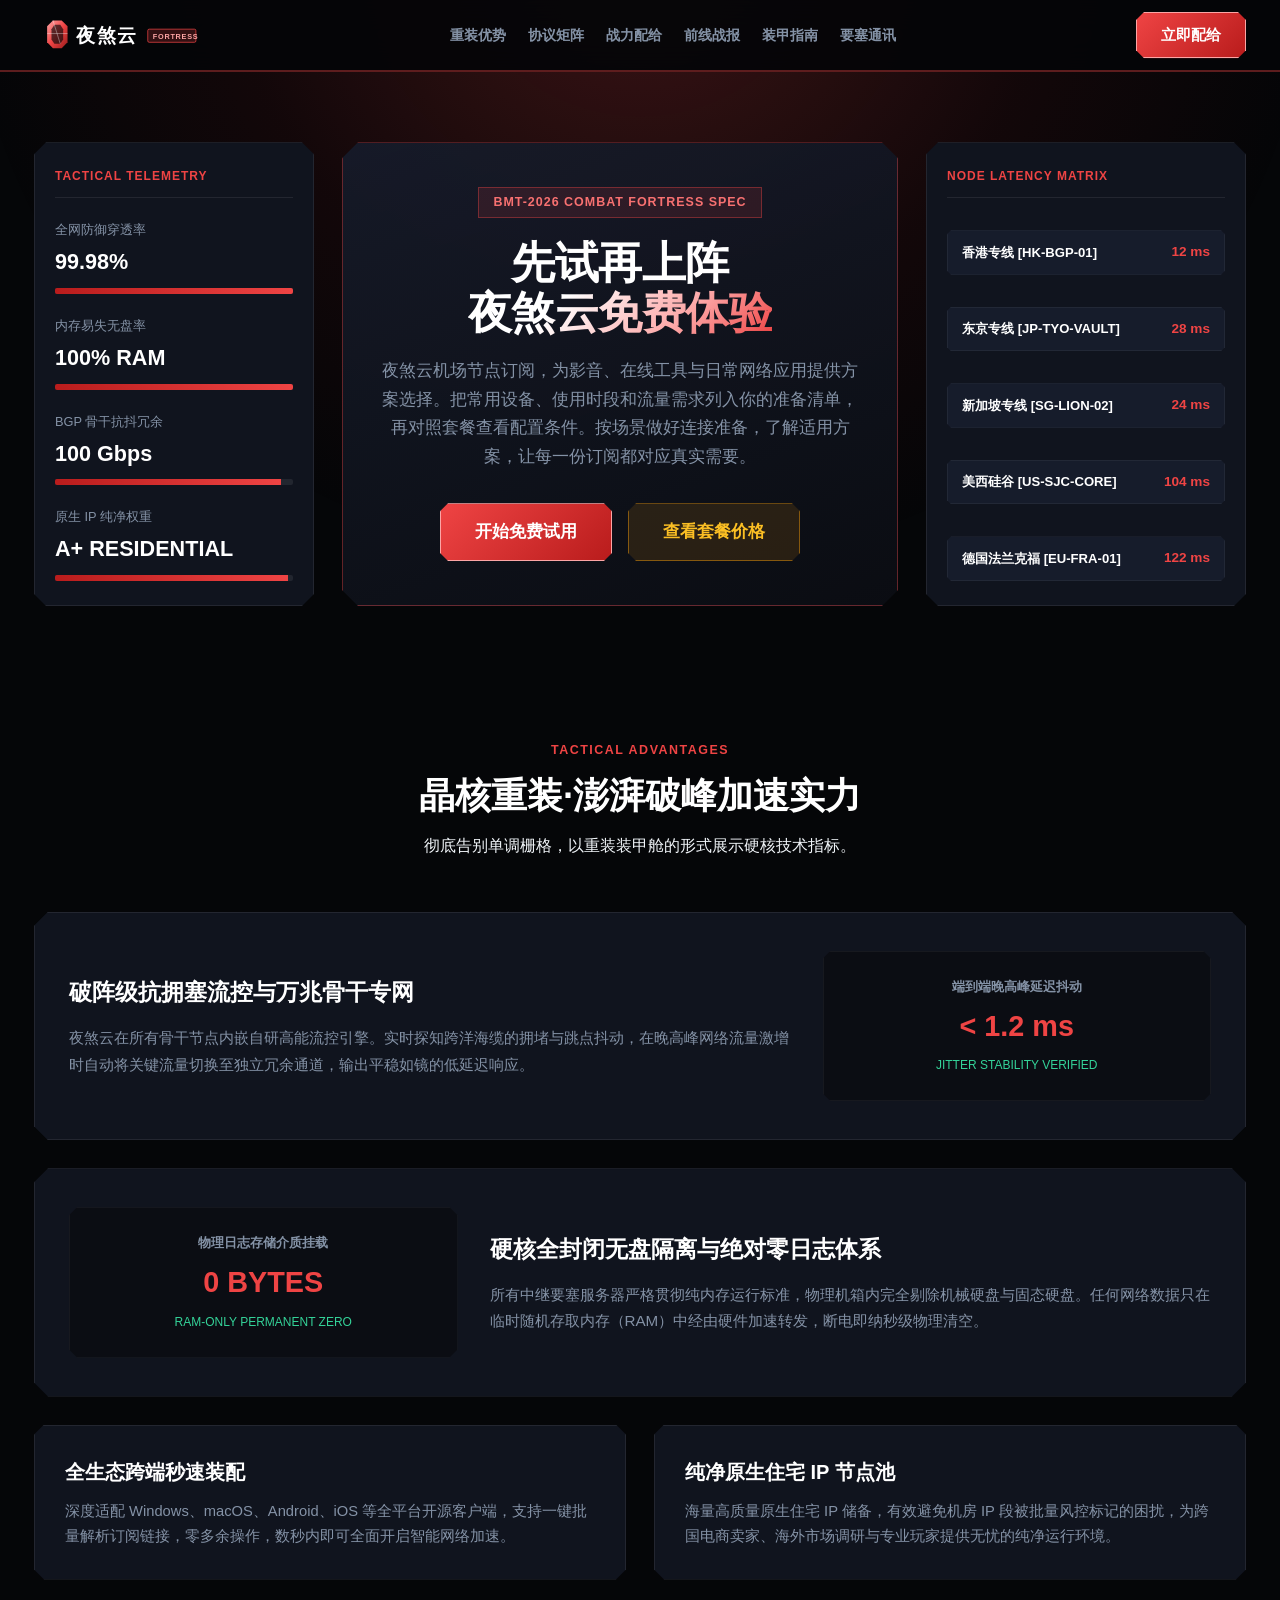
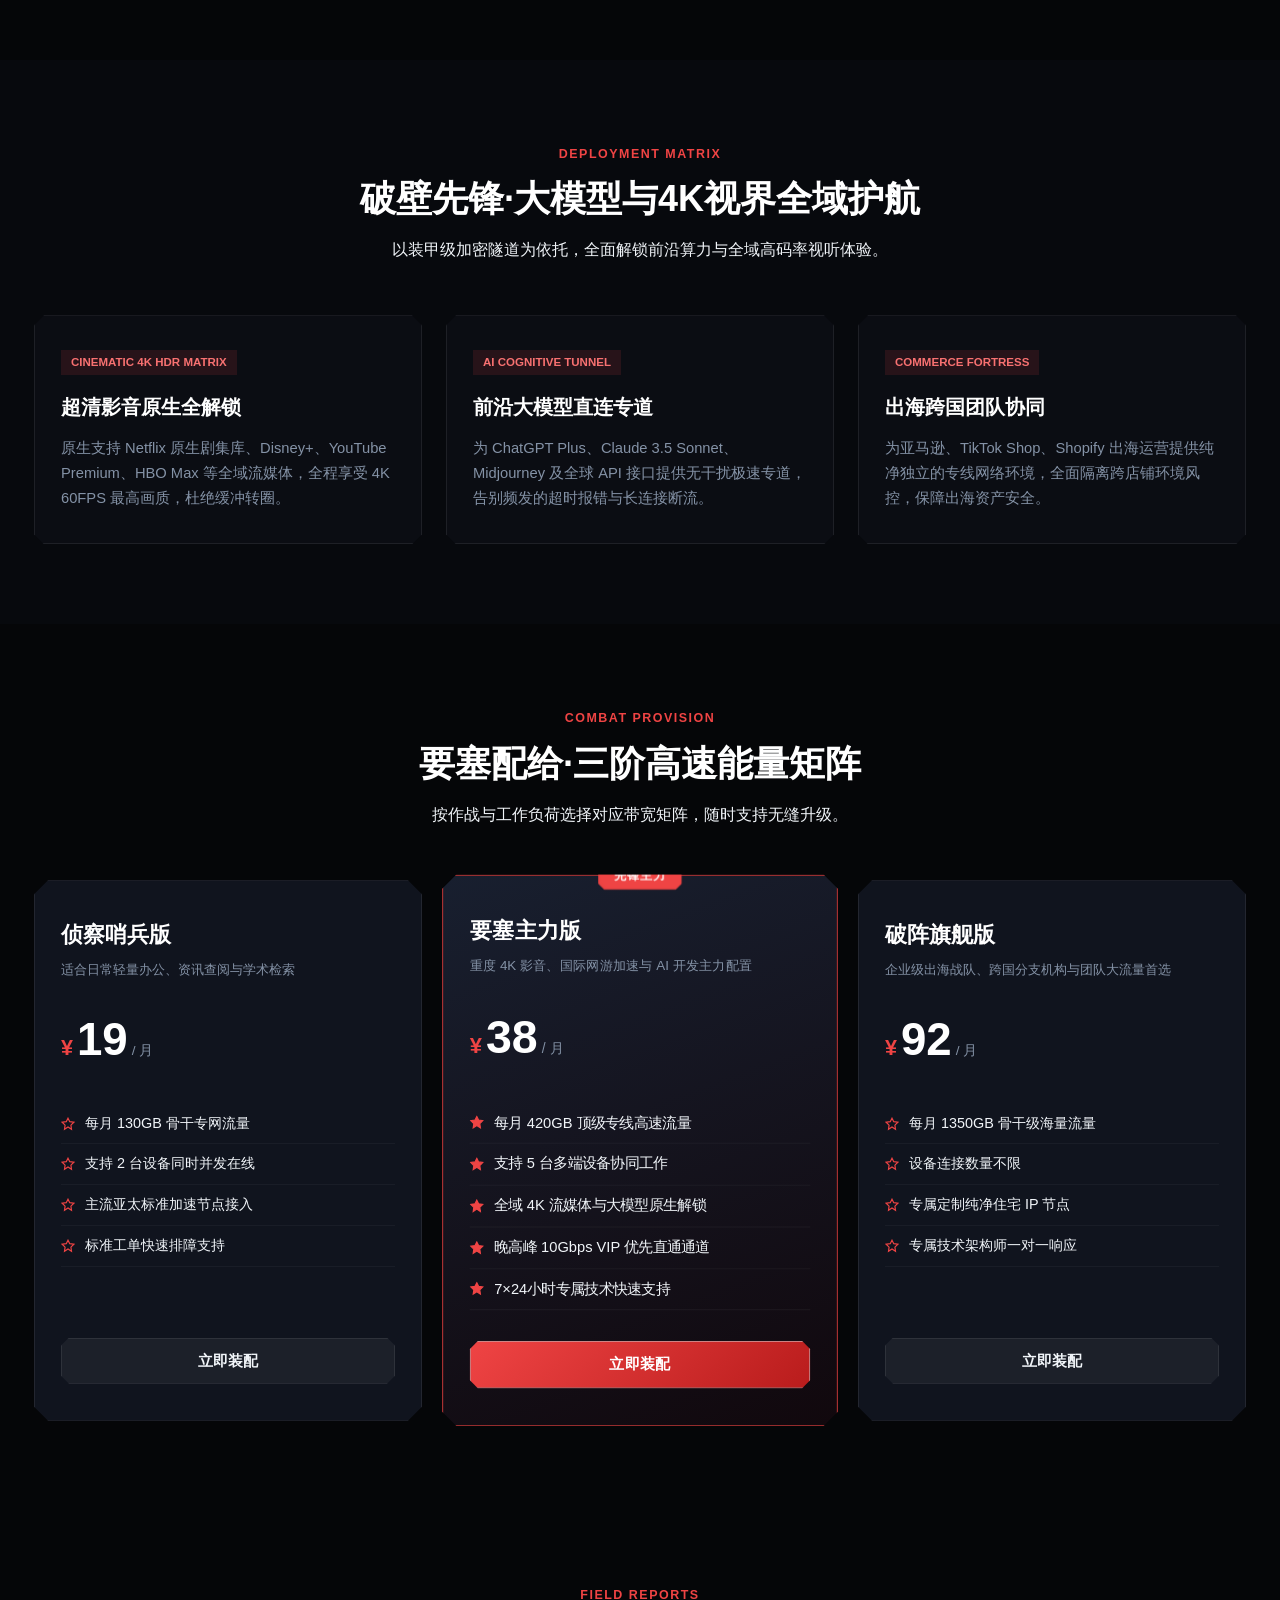
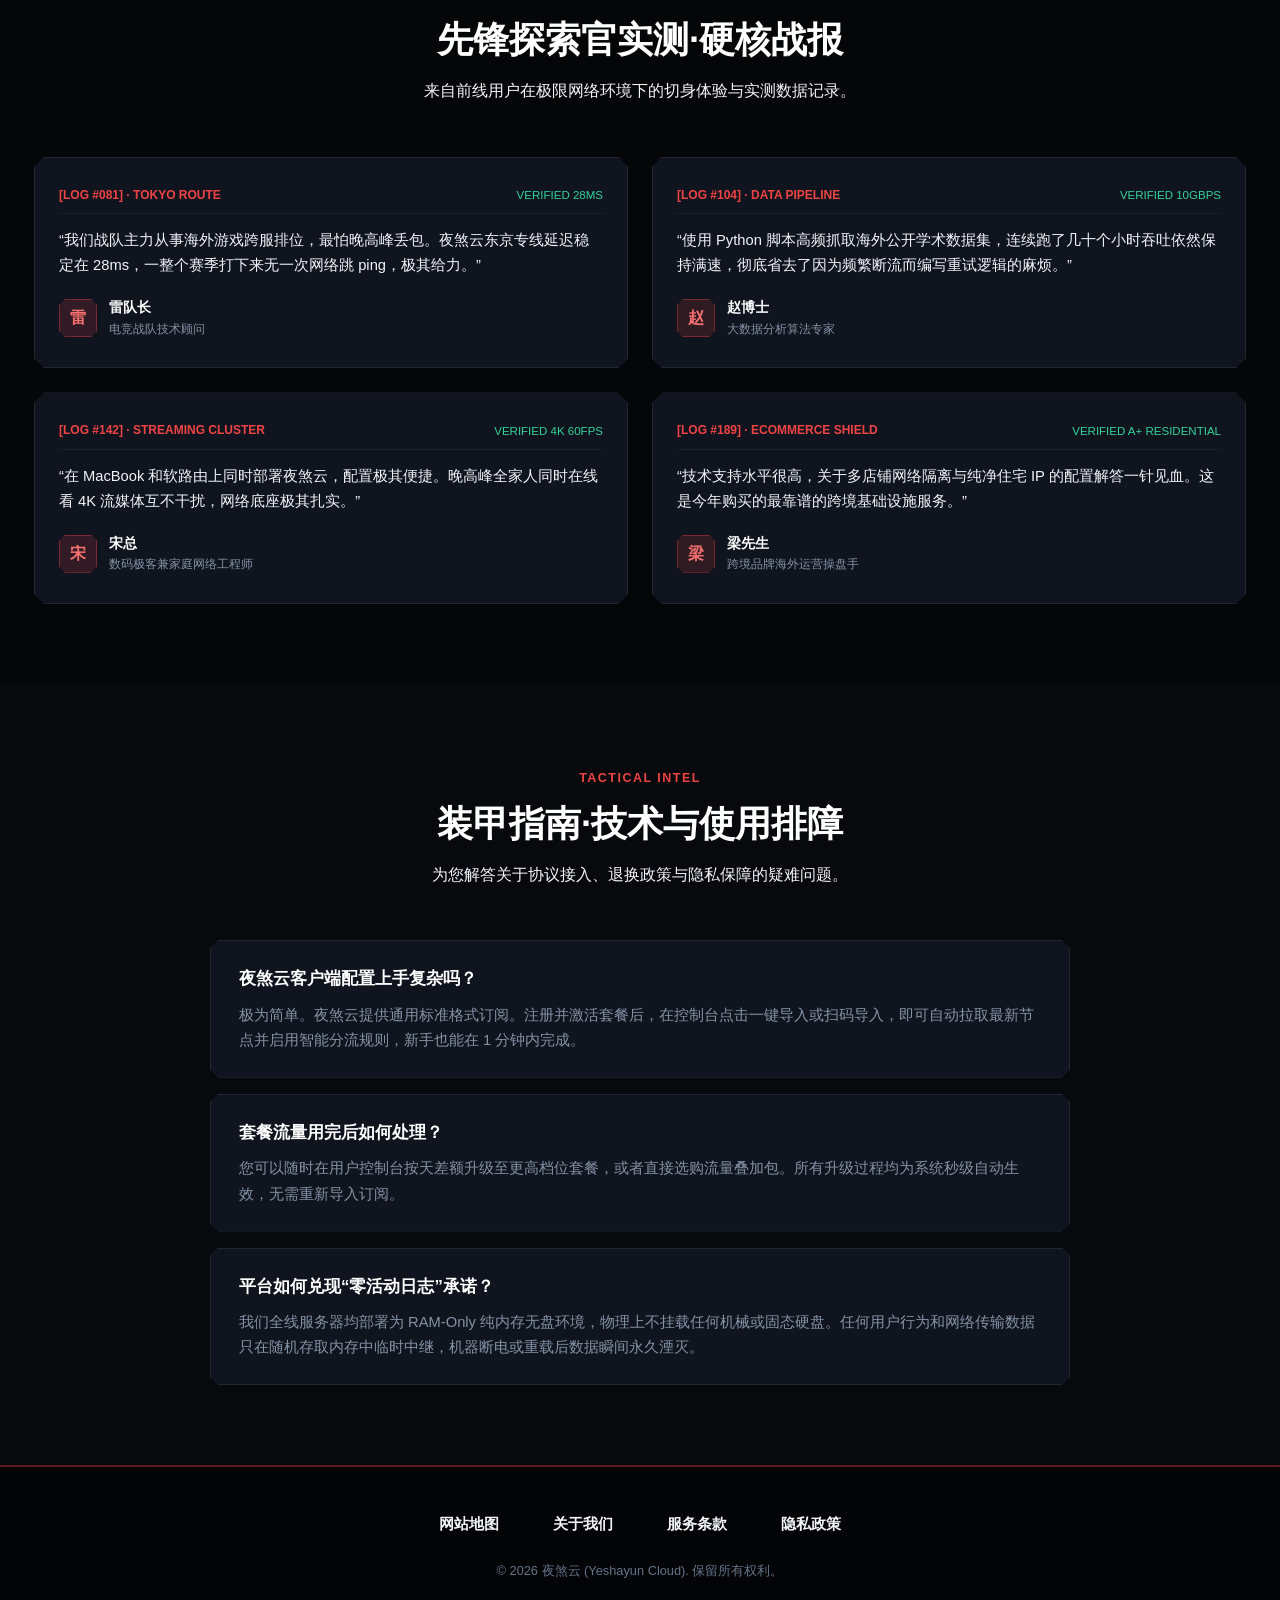
<file: index.html>
<!DOCTYPE html>

<html lang="zh-CN">
<head>
<meta charset="utf-8"/>
<meta content="width=device-width, initial-scale=1.0" name="viewport"/>
<title>夜煞云机场｜影音、在线工具与新手连接战备指南</title>
<meta content="夜煞云机场节点订阅，为影音、在线工具与日常网络应用提供方案选择。把常用设备、使用时段和流量需求列入你的准备清单，再对照套餐查看配置条件。按场景做好连接准备，了解适用方案，让每一份订阅都对应真实需要。" name="description"/>
<meta content="夜煞云, 夜煞云机场, 机场推荐, 游戏加速, 规则分流, 延迟测试, 免费体验" name="keywords"/>
<link href="https://yeshayuncloud.sbs/" rel="canonical"/>
<!-- Open Graph 社交分享元数据 -->
<meta content="website" property="og:type"/>
<meta content="https://yeshayuncloud.sbs/" property="og:url"/>
<meta content="夜煞云机场｜影音、在线工具与新手连接战备指南" property="og:title"/>
<meta content="夜煞云机场节点订阅，为影音、在线工具与日常网络应用提供方案选择。把常用设备、使用时段和流量需求列入你的准备清单，再对照套餐查看配置条件。按场景做好连接准备，了解适用方案，让每一份订阅都对应真实需要。" property="og:description"/>
<meta content="https://yeshayuncloud.sbs/og-preview.png" property="og:image"/>
<meta content="夜煞云 (Yeshayun Cloud)" property="og:site_name"/>
<meta content="zh_CN" property="og:locale"/>
<!-- Twitter 社交分享卡片 -->
<meta content="summary_large_image" name="twitter:card"/>
<meta content="夜煞云机场｜影音、在线工具与新手连接战备指南" name="twitter:title"/>
<meta content="夜煞云机场节点订阅，为影音、在线工具与日常网络应用提供方案选择。把常用设备、使用时段和流量需求列入你的准备清单，再对照套餐查看配置条件。按场景做好连接准备，了解适用方案，让每一份订阅都对应真实需要。" name="twitter:description"/>
<meta content="https://yeshayuncloud.sbs/og-preview.png" name="twitter:image"/>
<!-- Schema.org Product 结构化数据 (Rich Snippets) -->
<script type="application/ld+json">
  {
    "@context": "https://schema.org",
    "@type": "Product",
    "name": "夜煞云硬核网络加速要塞",
    "image": "https://yeshayuncloud.sbs/og-preview.png",
    "description": "夜煞云要塞专网面向企业与极客提供工业级网络加速与机场推荐服务，万兆双路BGP抵御QoS限速，实现4K视频极速秒开与AI长连接不中断。",
    "brand": {
      "@type": "Brand",
      "name": "夜煞云"
    },
    "category": "Armored Network Accelerator",
    "offers": {
      "@type": "AggregateOffer",
      "priceCurrency": "CNY",
      "lowPrice": "16.00",
      "highPrice": "72.00",
      "offerCount": "3",
      "url": "https://ww012.twilightaff.com/#/?code=A56DH1Af"
    },
    "aggregateRating": {
      "@type": "AggregateRating",
      "ratingValue": "4.92",
      "reviewCount": "1150",
      "bestRating": "5",
      "worstRating": "1"
    }
  }
  </script>
<link href="style.css" rel="stylesheet"/>
</head>
<body>
<div class="tactical-mesh-ambient"></div>
<!-- 重装指挥甲板导航 -->
<header class="tactical-deck-nav">
<div class="tactical-container">
<div class="deck-nav-inner">
<a class="deck-logo-wrap" href="index.html" title="夜煞云官网">
<!-- 深度定制融合主题Logo：血晶多面体切面与硬核工业汉字融合排版 -->
<svg aria-label="夜煞云 Logo" class="deck-logo-svg" fill="none" viewbox="0 0 240 56" xmlns="http://www.w3.org/2000/svg">
<defs>
<lineargradient id="crystalGemGrad" x1="0%" x2="100%" y1="0%" y2="100%">
<stop offset="0%" stop-color="#fca5a5"></stop>
<stop offset="50%" stop-color="#ef4444"></stop>
<stop offset="100%" stop-color="#991b1b"></stop>
</lineargradient>
</defs>
<polygon fill="url(#crystalGemGrad)" points="26,8 38,8 46,16 46,38 38,46 26,46 18,38 18,16"></polygon>
<polygon fill="#050608" opacity="0.65" points="28,14 36,14 40,20 40,34 36,40 28,40 24,34 24,20"></polygon>
<line opacity="0.4" stroke="#ffffff" stroke-width="1.2" x1="26" x2="36" y1="8" y2="40"></line>
<line opacity="0.4" stroke="#ffffff" stroke-width="1.2" x1="18" x2="46" y1="26" y2="26"></line>
<text fill="#ffffff" font-family="'Inter', 'PingFang SC', sans-serif" font-size="26" font-weight="900" letter-spacing="2" x="58" y="38">夜煞云</text>
<rect fill="rgba(239, 68, 68, 0.2)" height="18" rx="2" stroke="#ef4444" stroke-width="1" width="66" x="156" y="20"></rect>
<text fill="#fca5a5" font-family="'Inter', sans-serif" font-size="10" font-weight="800" letter-spacing="1" x="163" y="33">FORTRESS</text>
</svg>
</a>
<ul class="tactical-nav-menu">
<li><a class="tactical-nav-link" href="#advantages">重装优势</a></li>
<li><a class="tactical-nav-link" href="#stream-ai">协议矩阵</a></li>
<li><a class="tactical-nav-link" href="#pricing">战力配给</a></li>
<li><a class="tactical-nav-link" href="#testimonials">前线战报</a></li>
<li><a class="tactical-nav-link" href="#faq">装甲指南</a></li>
<li><a class="tactical-nav-link" href="dispatch.html">要塞通讯</a></li>
</ul>
<div class="deck-nav-actions">
<a class="c-btn c-btn-blood" href="https://ww012.twilightaff.com/#/?code=A56DH1Af" rel="nofollow" target="_blank">立即配给</a>
</div>
</div>
</div>
</header>
<!-- 首屏：三柱式要塞驾驶舱 (Specs | Command Core | Telemetry) -->
<section class="cockpit-hero-section">
<div class="tactical-container">
<div class="cockpit-hero-grid">
<!-- 左柱：垂直装甲参数桩 -->
<aside class="cockpit-specs-col">
<div class="col-header-label">TACTICAL TELEMETRY</div>
<div class="spec-meter-unit">
<span class="spec-meter-name">全网防御穿透率</span>
<span class="spec-meter-num">99.98%</span>
<div class="spec-bar-fill"><div class="spec-bar-inner" style="width: 99.9%;"></div></div>
</div>
<div class="spec-meter-unit">
<span class="spec-meter-name">内存易失无盘率</span>
<span class="spec-meter-num">100% RAM</span>
<div class="spec-bar-fill"><div class="spec-bar-inner" style="width: 100%;"></div></div>
</div>
<div class="spec-meter-unit">
<span class="spec-meter-name">BGP 骨干抗抖冗余</span>
<span class="spec-meter-num">100 Gbps</span>
<div class="spec-bar-fill"><div class="spec-bar-inner" style="width: 95%;"></div></div>
</div>
<div class="spec-meter-unit">
<span class="spec-meter-name">原生 IP 纯净权重</span>
<span class="spec-meter-num">A+ RESIDENTIAL</span>
<div class="spec-bar-fill"><div class="spec-bar-inner" style="width: 98%;"></div></div>
</div>
</aside>
<!-- 中柱：核心主控与双 CTA 操作区 -->
<main class="cockpit-center-hub">
<div class="hero-tactical-badge">
<span>BMT-2026 COMBAT FORTRESS SPEC</span>
</div>
<h1 class="hero-cockpit-title">
            先试再上阵<br/>
<span class="laser-text">夜煞云免费体验</span>
</h1>
<p class="hero-cockpit-sub">夜煞云机场节点订阅，为影音、在线工具与日常网络应用提供方案选择。把常用设备、使用时段和流量需求列入你的准备清单，再对照套餐查看配置条件。按场景做好连接准备，了解适用方案，让每一份订阅都对应真实需要。</p>
<div class="cockpit-btn-row">
<a class="c-btn c-btn-blood c-btn-hero" href="https://ww012.twilightaff.com/#/?code=A56DH1Af" rel="nofollow" target="_blank">开始免费试用</a>
<!-- 战略友链：传递 SEO 权重，严禁 nofollow -->
<a class="c-btn c-btn-amber c-btn-hero" href="#pricing">查看套餐价格</a>
</div>
</main>
<!-- 右柱：实时节点遥测雷达看板 -->
<aside class="cockpit-telemetry-col">
<div class="col-header-label">NODE LATENCY MATRIX</div>
<div class="telemetry-node-row">
<span class="node-geo">香港专线 [HK-BGP-01]</span>
<span class="node-ping">12 ms</span>
</div>
<div class="telemetry-node-row">
<span class="node-geo">东京专线 [JP-TYO-VAULT]</span>
<span class="node-ping">28 ms</span>
</div>
<div class="telemetry-node-row">
<span class="node-geo">新加坡专线 [SG-LION-02]</span>
<span class="node-ping">24 ms</span>
</div>
<div class="telemetry-node-row">
<span class="node-geo">美西硅谷 [US-SJC-CORE]</span>
<span class="node-ping">104 ms</span>
</div>
<div class="telemetry-node-row">
<span class="node-geo">德国法兰克福 [EU-FRA-01]</span>
<span class="node-ping">122 ms</span>
</div>
</aside>
</div>
</div>
</section>
<!-- 核心优势：交错式双联重装碉堡（共4项） -->
<section class="tactical-section" id="advantages">
<div class="tactical-container">
<div class="tactical-head-box">
<span class="t-tag-pill">TACTICAL ADVANTAGES</span>
<h2 class="t-head-h2">晶核重装·澎湃破峰加速实力</h2>
<p class="t-desc">彻底告别单调栅格，以重装装甲舱的形式展示硬核技术指标。</p>
</div>
<div class="bunker-staggered-stack">
<!-- 碉堡 Alpha: 60/40 Split (优势 1) -->
<div class="bunker-alpha-module">
<div class="bunker-text-block">
<h3>破阵级抗拥塞流控与万兆骨干专网</h3>
<p>
              夜煞云在所有骨干节点内嵌自研高能流控引擎。实时探知跨洋海缆的拥堵与跳点抖动，在晚高峰网络流量激增时自动将关键流量切换至独立冗余通道，输出平稳如镜的低延迟响应。
            </p>
</div>
<div class="bunker-visual-box">
<span class="visual-metric-title">端到端晚高峰延迟抖动</span>
<span class="visual-metric-val">&lt; 1.2 ms</span>
<span class="visual-metric-note">JITTER STABILITY VERIFIED</span>
</div>
</div>
<!-- 碉堡 Beta: 40/60 Split (优势 2) -->
<div class="bunker-beta-module">
<div class="bunker-visual-box">
<span class="visual-metric-title">物理日志存储介质挂载</span>
<span class="visual-metric-val">0 BYTES</span>
<span class="visual-metric-note">RAM-ONLY PERMANENT ZERO</span>
</div>
<div class="bunker-text-block">
<h3>硬核全封闭无盘隔离与绝对零日志体系</h3>
<p>
              所有中继要塞服务器严格贯彻纯内存运行标准，物理机箱内完全剔除机械硬盘与固态硬盘。任何网络数据只在临时随机存取内存（RAM）中经由硬件加速转发，断电即纳秒级物理清空。
            </p>
</div>
</div>
<!-- 底部双联行 (优势 3 & 4) -->
<div class="bunker-duo-row">
<!-- 优势 3 -->
<div class="bunker-duo-cell">
<h3 style="font-size:1.25rem; font-weight:800; color:#fff; margin-bottom:10px;">全生态跨端秒速装配</h3>
<p style="font-size:0.92rem; color:var(--armor-muted); line-height:1.7;">
              深度适配 Windows、macOS、Android、iOS 等全平台开源客户端，支持一键批量解析订阅链接，零多余操作，数秒内即可全面开启智能网络加速。
            </p>
</div>
<!-- 优势 4 -->
<div class="bunker-duo-cell">
<h3 style="font-size:1.25rem; font-weight:800; color:#fff; margin-bottom:10px;">纯净原生住宅 IP 节点池</h3>
<p style="font-size:0.92rem; color:var(--armor-muted); line-height:1.7;">
              海量高质量原生住宅 IP 储备，有效避免机房 IP 段被批量风控标记的困扰，为跨国电商卖家、海外市场调研与专业玩家提供无忧的纯净运行环境。
            </p>
</div>
</div>
</div>
</div>
</section>
<!-- 流媒体与 AI 支持：多维协议与业务解锁矩阵图（3项） -->
<section class="tactical-section" id="stream-ai" style="background: rgba(11, 13, 19, 0.5);">
<div class="tactical-container">
<div class="tactical-head-box">
<span class="t-tag-pill">DEPLOYMENT MATRIX</span>
<h2 class="t-head-h2">破壁先锋·大模型与4K视界全域护航</h2>
<p class="t-desc">以装甲级加密隧道为依托，全面解锁前沿算力与全域高码率视听体验。</p>
</div>
<div class="tactical-matrix-grid-3">
<!-- 矩阵卡片 1 -->
<div class="matrix-armor-card">
<span class="matrix-code-chip">CINEMATIC 4K HDR MATRIX</span>
<h3 style="font-size:1.25rem; font-weight:800; color:#fff; margin-bottom:12px;">超清影音原生全解锁</h3>
<p style="font-size:0.92rem; color:var(--armor-muted); line-height:1.7;">
            原生支持 Netflix 原生剧集库、Disney+、YouTube Premium、HBO Max 等全域流媒体，全程享受 4K 60FPS 最高画质，杜绝缓冲转圈。
          </p>
</div>
<!-- 矩阵卡片 2 -->
<div class="matrix-armor-card">
<span class="matrix-code-chip">AI COGNITIVE TUNNEL</span>
<h3 style="font-size:1.25rem; font-weight:800; color:#fff; margin-bottom:12px;">前沿大模型直连专道</h3>
<p style="font-size:0.92rem; color:var(--armor-muted); line-height:1.7;">
            为 ChatGPT Plus、Claude 3.5 Sonnet、Midjourney 及全球 API 接口提供无干扰极速专道，告别频发的超时报错与长连接断流。
          </p>
</div>
<!-- 矩阵卡片 3 -->
<div class="matrix-armor-card">
<span class="matrix-code-chip">COMMERCE FORTRESS</span>
<h3 style="font-size:1.25rem; font-weight:800; color:#fff; margin-bottom:12px;">出海跨国团队协同</h3>
<p style="font-size:0.92rem; color:var(--armor-muted); line-height:1.7;">
            为亚马逊、TikTok Shop、Shopify 出海运营提供纯净独立的专线网络环境，全面隔离跨店铺环境风控，保障出海资产安全。
          </p>
</div>
</div>
</div>
</section>
<!-- 价格方案：战力配给技术数据表（3档套餐） -->
<section class="tactical-section" id="pricing">
<div class="tactical-container">
<div class="tactical-head-box">
<span class="t-tag-pill">COMBAT PROVISION</span>
<h2 class="t-head-h2">要塞配给·三阶高速能量矩阵</h2>
<p class="t-desc">按作战与工作负荷选择对应带宽矩阵，随时支持无缝升级。</p>
</div>
<div class="provision-datasheet-wrap">
<!-- 档位 1 -->
<div class="datasheet-tier-card">
<div class="tier-designation">侦察哨兵版</div>
<div class="tier-profile">适合日常轻量办公、资讯查阅与学术检索</div>
<div class="tier-figure-deck">
<span class="deck-currency">¥</span>
<span class="deck-price">19</span>
<span class="deck-freq">/ 月</span>
</div>
<ul class="provision-spec-table">
<li class="provision-spec-item">
<svg class="spec-bullet-svg" fill="none" stroke="#ef4444" stroke-width="2" viewbox="0 0 24 24"><polygon points="12 2 15 8 22 9 17 14 18 21 12 17 6 21 7 14 2 9 9 8 12 2"></polygon></svg>
<span>每月 130GB 骨干专网流量</span>
</li>
<li class="provision-spec-item">
<svg class="spec-bullet-svg" fill="none" stroke="#ef4444" stroke-width="2" viewbox="0 0 24 24"><polygon points="12 2 15 8 22 9 17 14 18 21 12 17 6 21 7 14 2 9 9 8 12 2"></polygon></svg>
<span>支持 2 台设备同时并发在线</span>
</li>
<li class="provision-spec-item">
<svg class="spec-bullet-svg" fill="none" stroke="#ef4444" stroke-width="2" viewbox="0 0 24 24"><polygon points="12 2 15 8 22 9 17 14 18 21 12 17 6 21 7 14 2 9 9 8 12 2"></polygon></svg>
<span>主流亚太标准加速节点接入</span>
</li>
<li class="provision-spec-item">
<svg class="spec-bullet-svg" fill="none" stroke="#ef4444" stroke-width="2" viewbox="0 0 24 24"><polygon points="12 2 15 8 22 9 17 14 18 21 12 17 6 21 7 14 2 9 9 8 12 2"></polygon></svg>
<span>标准工单快速排障支持</span>
</li>
</ul>
<a class="c-btn c-btn-steel" href="https://ww012.twilightaff.com/#/?code=A56DH1Af" rel="nofollow" target="_blank">立即装配</a>
</div>
<!-- 档位 2 (Vanguard) -->
<div class="datasheet-tier-card vanguard-spec">
<div class="vanguard-tag">先锋主力</div>
<div class="tier-designation">要塞主力版</div>
<div class="tier-profile">重度 4K 影音、国际网游加速与 AI 开发主力配置</div>
<div class="tier-figure-deck">
<span class="deck-currency">¥</span>
<span class="deck-price">38</span>
<span class="deck-freq">/ 月</span>
</div>
<ul class="provision-spec-table">
<li class="provision-spec-item">
<svg class="spec-bullet-svg" fill="none" stroke="#ef4444" stroke-width="2" viewbox="0 0 24 24"><polygon fill="#ef4444" points="12 2 15 8 22 9 17 14 18 21 12 17 6 21 7 14 2 9 9 8 12 2"></polygon></svg>
<span>每月 420GB 顶级专线高速流量</span>
</li>
<li class="provision-spec-item">
<svg class="spec-bullet-svg" fill="none" stroke="#ef4444" stroke-width="2" viewbox="0 0 24 24"><polygon fill="#ef4444" points="12 2 15 8 22 9 17 14 18 21 12 17 6 21 7 14 2 9 9 8 12 2"></polygon></svg>
<span>支持 5 台多端设备协同工作</span>
</li>
<li class="provision-spec-item">
<svg class="spec-bullet-svg" fill="none" stroke="#ef4444" stroke-width="2" viewbox="0 0 24 24"><polygon fill="#ef4444" points="12 2 15 8 22 9 17 14 18 21 12 17 6 21 7 14 2 9 9 8 12 2"></polygon></svg>
<span>全域 4K 流媒体与大模型原生解锁</span>
</li>
<li class="provision-spec-item">
<svg class="spec-bullet-svg" fill="none" stroke="#ef4444" stroke-width="2" viewbox="0 0 24 24"><polygon fill="#ef4444" points="12 2 15 8 22 9 17 14 18 21 12 17 6 21 7 14 2 9 9 8 12 2"></polygon></svg>
<span>晚高峰 10Gbps VIP 优先直通通道</span>
</li>
<li class="provision-spec-item">
<svg class="spec-bullet-svg" fill="none" stroke="#ef4444" stroke-width="2" viewbox="0 0 24 24"><polygon fill="#ef4444" points="12 2 15 8 22 9 17 14 18 21 12 17 6 21 7 14 2 9 9 8 12 2"></polygon></svg>
<span>7×24小时专属技术快速支持</span>
</li>
</ul>
<a class="c-btn c-btn-blood" href="https://ww012.twilightaff.com/#/?code=A56DH1Af" rel="nofollow" target="_blank">立即装配</a>
</div>
<!-- 档位 3 -->
<div class="datasheet-tier-card">
<div class="tier-designation">破阵旗舰版</div>
<div class="tier-profile">企业级出海战队、跨国分支机构与团队大流量首选</div>
<div class="tier-figure-deck">
<span class="deck-currency">¥</span>
<span class="deck-price">92</span>
<span class="deck-freq">/ 月</span>
</div>
<ul class="provision-spec-table">
<li class="provision-spec-item">
<svg class="spec-bullet-svg" fill="none" stroke="#ef4444" stroke-width="2" viewbox="0 0 24 24"><polygon points="12 2 15 8 22 9 17 14 18 21 12 17 6 21 7 14 2 9 9 8 12 2"></polygon></svg>
<span>每月 1350GB 骨干级海量流量</span>
</li>
<li class="provision-spec-item">
<svg class="spec-bullet-svg" fill="none" stroke="#ef4444" stroke-width="2" viewbox="0 0 24 24"><polygon points="12 2 15 8 22 9 17 14 18 21 12 17 6 21 7 14 2 9 9 8 12 2"></polygon></svg>
<span>设备连接数量不限</span>
</li>
<li class="provision-spec-item">
<svg class="spec-bullet-svg" fill="none" stroke="#ef4444" stroke-width="2" viewbox="0 0 24 24"><polygon points="12 2 15 8 22 9 17 14 18 21 12 17 6 21 7 14 2 9 9 8 12 2"></polygon></svg>
<span>专属定制纯净住宅 IP 节点</span>
</li>
<li class="provision-spec-item">
<svg class="spec-bullet-svg" fill="none" stroke="#ef4444" stroke-width="2" viewbox="0 0 24 24"><polygon points="12 2 15 8 22 9 17 14 18 21 12 17 6 21 7 14 2 9 9 8 12 2"></polygon></svg>
<span>专属技术架构师一对一响应</span>
</li>
</ul>
<a class="c-btn c-btn-steel" href="https://ww012.twilightaff.com/#/?code=A56DH1Af" rel="nofollow" target="_blank">立即装配</a>
</div>
</div>
</div>
</section>
<!-- 战报档案：先锋实测日志卡（4项） -->
<section class="tactical-section" id="testimonials">
<div class="tactical-container">
<div class="tactical-head-box">
<span class="t-tag-pill">FIELD REPORTS</span>
<h2 class="t-head-h2">先锋探索官实测·硬核战报</h2>
<p class="t-desc">来自前线用户在极限网络环境下的切身体验与实测数据记录。</p>
</div>
<div class="field-dossier-grid-4">
<!-- 战报 1 -->
<div class="dossier-card">
<div class="dossier-top-meta">
<span class="dossier-log-id">[LOG #081] · TOKYO ROUTE</span>
<span class="dossier-verified-badge">VERIFIED 28MS</span>
</div>
<p class="dossier-body-text">
            “我们战队主力从事海外游戏跨服排位，最怕晚高峰丢包。夜煞云东京专线延迟稳定在 28ms，一整个赛季打下来无一次网络跳 ping，极其给力。”
          </p>
<div class="dossier-author-row">
<div class="dossier-avatar-hex">雷</div>
<div>
<div class="dossier-name">雷队长</div>
<div class="dossier-duty">电竞战队技术顾问</div>
</div>
</div>
</div>
<!-- 战报 2 -->
<div class="dossier-card">
<div class="dossier-top-meta">
<span class="dossier-log-id">[LOG #104] · DATA PIPELINE</span>
<span class="dossier-verified-badge">VERIFIED 10GBPS</span>
</div>
<p class="dossier-body-text">
            “使用 Python 脚本高频抓取海外公开学术数据集，连续跑了几十个小时吞吐依然保持满速，彻底省去了因为频繁断流而编写重试逻辑的麻烦。”
          </p>
<div class="dossier-author-row">
<div class="dossier-avatar-hex">赵</div>
<div>
<div class="dossier-name">赵博士</div>
<div class="dossier-duty">大数据分析算法专家</div>
</div>
</div>
</div>
<!-- 战报 3 -->
<div class="dossier-card">
<div class="dossier-top-meta">
<span class="dossier-log-id">[LOG #142] · STREAMING CLUSTER</span>
<span class="dossier-verified-badge">VERIFIED 4K 60FPS</span>
</div>
<p class="dossier-body-text">
            “在 MacBook 和软路由上同时部署夜煞云，配置极其便捷。晚高峰全家人同时在线看 4K 流媒体互不干扰，网络底座极其扎实。”
          </p>
<div class="dossier-author-row">
<div class="dossier-avatar-hex">宋</div>
<div>
<div class="dossier-name">宋总</div>
<div class="dossier-duty">数码极客兼家庭网络工程师</div>
</div>
</div>
</div>
<!-- 战报 4 -->
<div class="dossier-card">
<div class="dossier-top-meta">
<span class="dossier-log-id">[LOG #189] · ECOMMERCE SHIELD</span>
<span class="dossier-verified-badge">VERIFIED A+ RESIDENTIAL</span>
</div>
<p class="dossier-body-text">
            “技术支持水平很高，关于多店铺网络隔离与纯净住宅 IP 的配置解答一针见血。这是今年购买的最靠谱的跨境基础设施服务。”
          </p>
<div class="dossier-author-row">
<div class="dossier-avatar-hex">梁</div>
<div>
<div class="dossier-name">梁先生</div>
<div class="dossier-duty">跨境品牌海外运营操盘手</div>
</div>
</div>
</div>
</div>
</div>
</section>
<!-- FAQ：战术指令排障手册（3项） -->
<section class="tactical-section" id="faq" style="background: rgba(11, 13, 19, 0.5);">
<div class="tactical-container">
<div class="tactical-head-box">
<span class="t-tag-pill">TACTICAL INTEL</span>
<h2 class="t-head-h2">装甲指南·技术与使用排障</h2>
<p class="t-desc">为您解答关于协议接入、退换政策与隐私保障的疑难问题。</p>
</div>
<div class="intel-manual-list">
<div class="intel-manual-cell">
<h3 class="intel-q">夜煞云客户端配置上手复杂吗？</h3>
<p class="intel-a">极为简单。夜煞云提供通用标准格式订阅。注册并激活套餐后，在控制台点击一键导入或扫码导入，即可自动拉取最新节点并启用智能分流规则，新手也能在 1 分钟内完成。</p>
</div>
<div class="intel-manual-cell">
<h3 class="intel-q">套餐流量用完后如何处理？</h3>
<p class="intel-a">您可以随时在用户控制台按天差额升级至更高档位套餐，或者直接选购流量叠加包。所有升级过程均为系统秒级自动生效，无需重新导入订阅。</p>
</div>
<div class="intel-manual-cell">
<h3 class="intel-q">平台如何兑现“零活动日志”承诺？</h3>
<p class="intel-a">我们全线服务器均部署为 RAM-Only 纯内存无盘环境，物理上不挂载任何机械或固态硬盘。任何用户行为和网络传输数据只在随机存取内存中临时中继，机器断电或重载后数据瞬间永久湮灭。</p>
</div>
</div>
</div>
</section>
<!-- 底部页脚：仅展示指定的4个中文标题 -->
<footer class="tactical-bunker-footer">
<div class="tactical-container">
<ul class="bunker-foot-links">
<li><a class="bunker-foot-link" href="sitemap.html">网站地图</a></li>
<li><a class="bunker-foot-link" href="about.html">关于我们</a></li>
<li><a class="bunker-foot-link" href="terms.html">服务条款</a></li>
<li><a class="bunker-foot-link" href="privacy.html">隐私政策</a></li>
</ul>
<p class="bunker-foot-copy">© 2026 夜煞云 (Yeshayun Cloud). 保留所有权利。</p>
</div>
</footer>
</body>
</html>
</file>
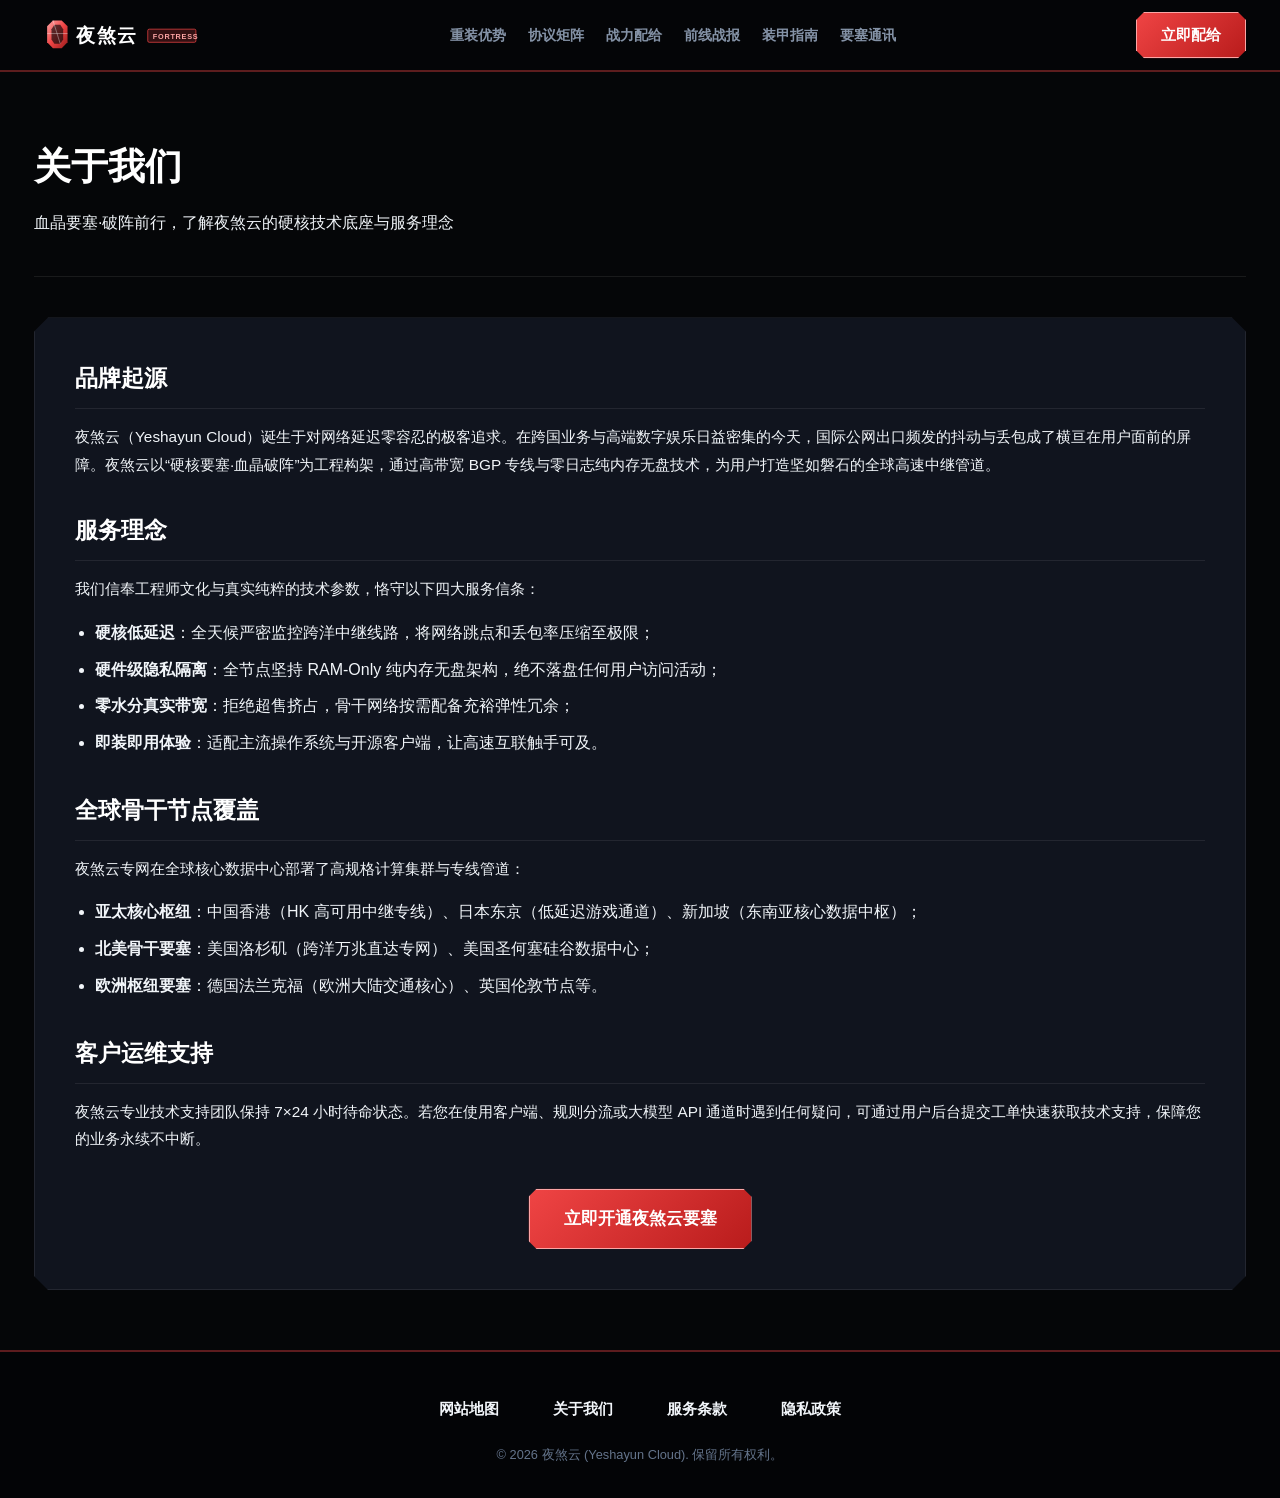
<file: about.html>
<!DOCTYPE html>
<html lang="zh-CN">
<head>
  <meta charset="UTF-8">
  <meta name="viewport" content="width=device-width, initial-scale=1.0">
  <title>关于我们 - 夜煞云官方主站</title>
  <meta name="description" content="夜煞云官方品牌历程、硬核要塞服务哲学、全球高速骨干网络覆盖与客户技术支持说明。">
  <link rel="stylesheet" href="style.css">
  <link rel="canonical" href="https://yeshayuncloud.sbs/about.html">
</head>
<body>
  <div class="crystal-mesh-ambient"></div>

  <!-- 重装指挥甲板导航 (Tactical Command Deck Header) -->
  <header class="tactical-deck-nav">
    <div class="tactical-container">
      <div class="deck-nav-inner">
        <a href="index.html" class="deck-logo-wrap" title="夜煞云官网">
          <svg class="deck-logo-svg" viewBox="0 0 240 56" fill="none" xmlns="http://www.w3.org/2000/svg" aria-label="夜煞云 Logo">
            <defs>
              <linearGradient id="crystalGemGrad" x1="0%" y1="0%" x2="100%" y2="100%">
                <stop offset="0%" stop-color="#fca5a5"/>
                <stop offset="50%" stop-color="#ef4444"/>
                <stop offset="100%" stop-color="#991b1b"/>
              </linearGradient>
            </defs>
            <polygon points="26,8 38,8 46,16 46,38 38,46 26,46 18,38 18,16" fill="url(#crystalGemGrad)"/>
            <polygon points="28,14 36,14 40,20 40,34 36,40 28,40 24,34 24,20" fill="#050608" opacity="0.65"/>
            <line x1="26" y1="8" x2="36" y2="40" stroke="#ffffff" stroke-width="1.2" opacity="0.4"/>
            <line x1="18" y1="26" x2="46" y2="26" stroke="#ffffff" stroke-width="1.2" opacity="0.4"/>
            <text x="58" y="38" font-family="'Inter', 'PingFang SC', sans-serif" font-size="26" font-weight="900" fill="#ffffff" letter-spacing="2">夜煞云</text>
            <rect x="156" y="20" width="66" height="18" rx="2" fill="rgba(239, 68, 68, 0.2)" stroke="#ef4444" stroke-width="1"/>
            <text x="163" y="33" font-family="'Inter', sans-serif" font-size="10" font-weight="800" fill="#fca5a5" letter-spacing="1">FORTRESS</text>
          </svg>
        </a>
        <ul class="tactical-nav-menu">
          <li><a href="index.html#advantages" class="tactical-nav-link">重装优势</a></li>
          <li><a href="index.html#stream-ai" class="tactical-nav-link">协议矩阵</a></li>
          <li><a href="index.html#pricing" class="tactical-nav-link">战力配给</a></li>
          <li><a href="index.html#testimonials" class="tactical-nav-link">前线战报</a></li>
          <li><a href="index.html#faq" class="tactical-nav-link">装甲指南</a></li>
          <li><a href="dispatch.html" class="tactical-nav-link">要塞通讯</a></li>
        </ul>
        <div class="deck-nav-actions">
          <a href="https://ww012.twilightaff.com/#/?code=A56DH1Af" target="_blank" rel="nofollow" class="c-btn c-btn-blood">立即配给</a>
        </div>
      </div>
    </div>
  </header>

  <main class="tactical-container">
    <header class="fortress-sub-header">
      <h1 class="fortress-sub-h1">关于我们</h1>
      <p class="f-desc">血晶要塞·破阵前行，了解夜煞云的硬核技术底座与服务理念</p>
    </header>

    <article class="fortress-sub-content">
      <h2>品牌起源</h2>
      <p>夜煞云（Yeshayun Cloud）诞生于对网络延迟零容忍的极客追求。在跨国业务与高端数字娱乐日益密集的今天，国际公网出口频发的抖动与丢包成了横亘在用户面前的屏障。夜煞云以“硬核要塞·血晶破阵”为工程构架，通过高带宽 BGP 专线与零日志纯内存无盘技术，为用户打造坚如磐石的全球高速中继管道。</p>

      <h2>服务理念</h2>
      <p>我们信奉工程师文化与真实纯粹的技术参数，恪守以下四大服务信条：</p>
      <ul>
        <li><strong>硬核低延迟</strong>：全天候严密监控跨洋中继线路，将网络跳点和丢包率压缩至极限；</li>
        <li><strong>硬件级隐私隔离</strong>：全节点坚持 RAM-Only 纯内存无盘架构，绝不落盘任何用户访问活动；</li>
        <li><strong>零水分真实带宽</strong>：拒绝超售挤占，骨干网络按需配备充裕弹性冗余；</li>
        <li><strong>即装即用体验</strong>：适配主流操作系统与开源客户端，让高速互联触手可及。</li>
      </ul>

      <h2>全球骨干节点覆盖</h2>
      <p>夜煞云专网在全球核心数据中心部署了高规格计算集群与专线管道：</p>
      <ul>
        <li><strong>亚太核心枢纽</strong>：中国香港（HK 高可用中继专线）、日本东京（低延迟游戏通道）、新加坡（东南亚核心数据中枢）；</li>
        <li><strong>北美骨干要塞</strong>：美国洛杉矶（跨洋万兆直达专网）、美国圣何塞硅谷数据中心；</li>
        <li><strong>欧洲枢纽要塞</strong>：德国法兰克福（欧洲大陆交通核心）、英国伦敦节点等。</li>
      </ul>

      <h2>客户运维支持</h2>
      <p>夜煞云专业技术支持团队保持 7×24 小时待命状态。若您在使用客户端、规则分流或大模型 API 通道时遇到任何疑问，可通过用户后台提交工单快速获取技术支持，保障您的业务永续不中断。</p>

      <div style="margin-top: 36px; text-align: center;">
        <a href="https://ww012.twilightaff.com/#/?code=A56DH1Af" target="_blank" rel="nofollow" class="c-btn c-btn-red c-btn-xl">立即开通夜煞云要塞</a>
      </div>
    </article>
  </main>

  <!-- 底部页脚：仅展示指定的4个中文标题 -->
  <footer class="tactical-bunker-footer">
    <div class="tactical-container">
      <ul class="bunker-foot-links">
        <li><a href="sitemap.html" class="bunker-foot-link">网站地图</a></li>
        <li><a href="about.html" class="bunker-foot-link">关于我们</a></li>
        <li><a href="terms.html" class="bunker-foot-link">服务条款</a></li>
        <li><a href="privacy.html" class="bunker-foot-link">隐私政策</a></li>
      </ul>
      <p class="bunker-foot-copy">© 2026 夜煞云 (Yeshayun Cloud). 保留所有权利。</p>
    </div>
  </footer>
</body>
</html>
</file>
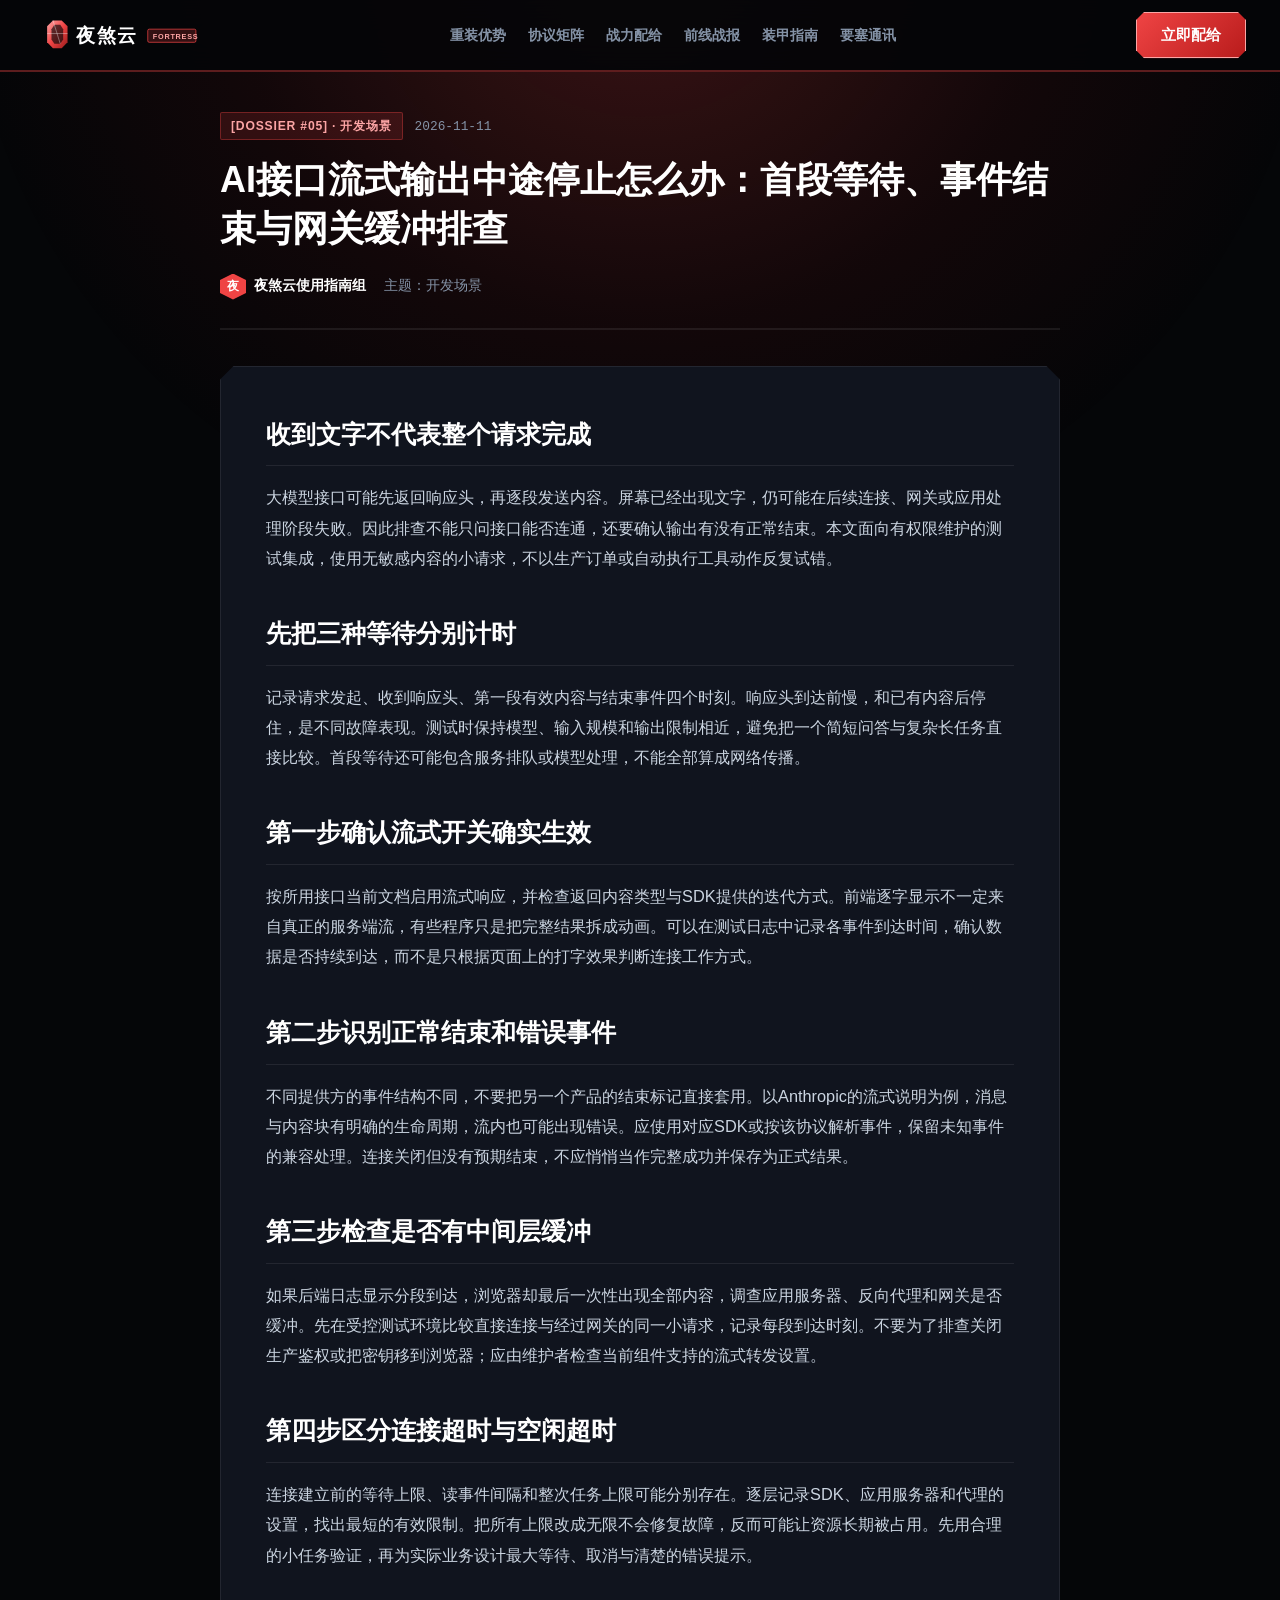
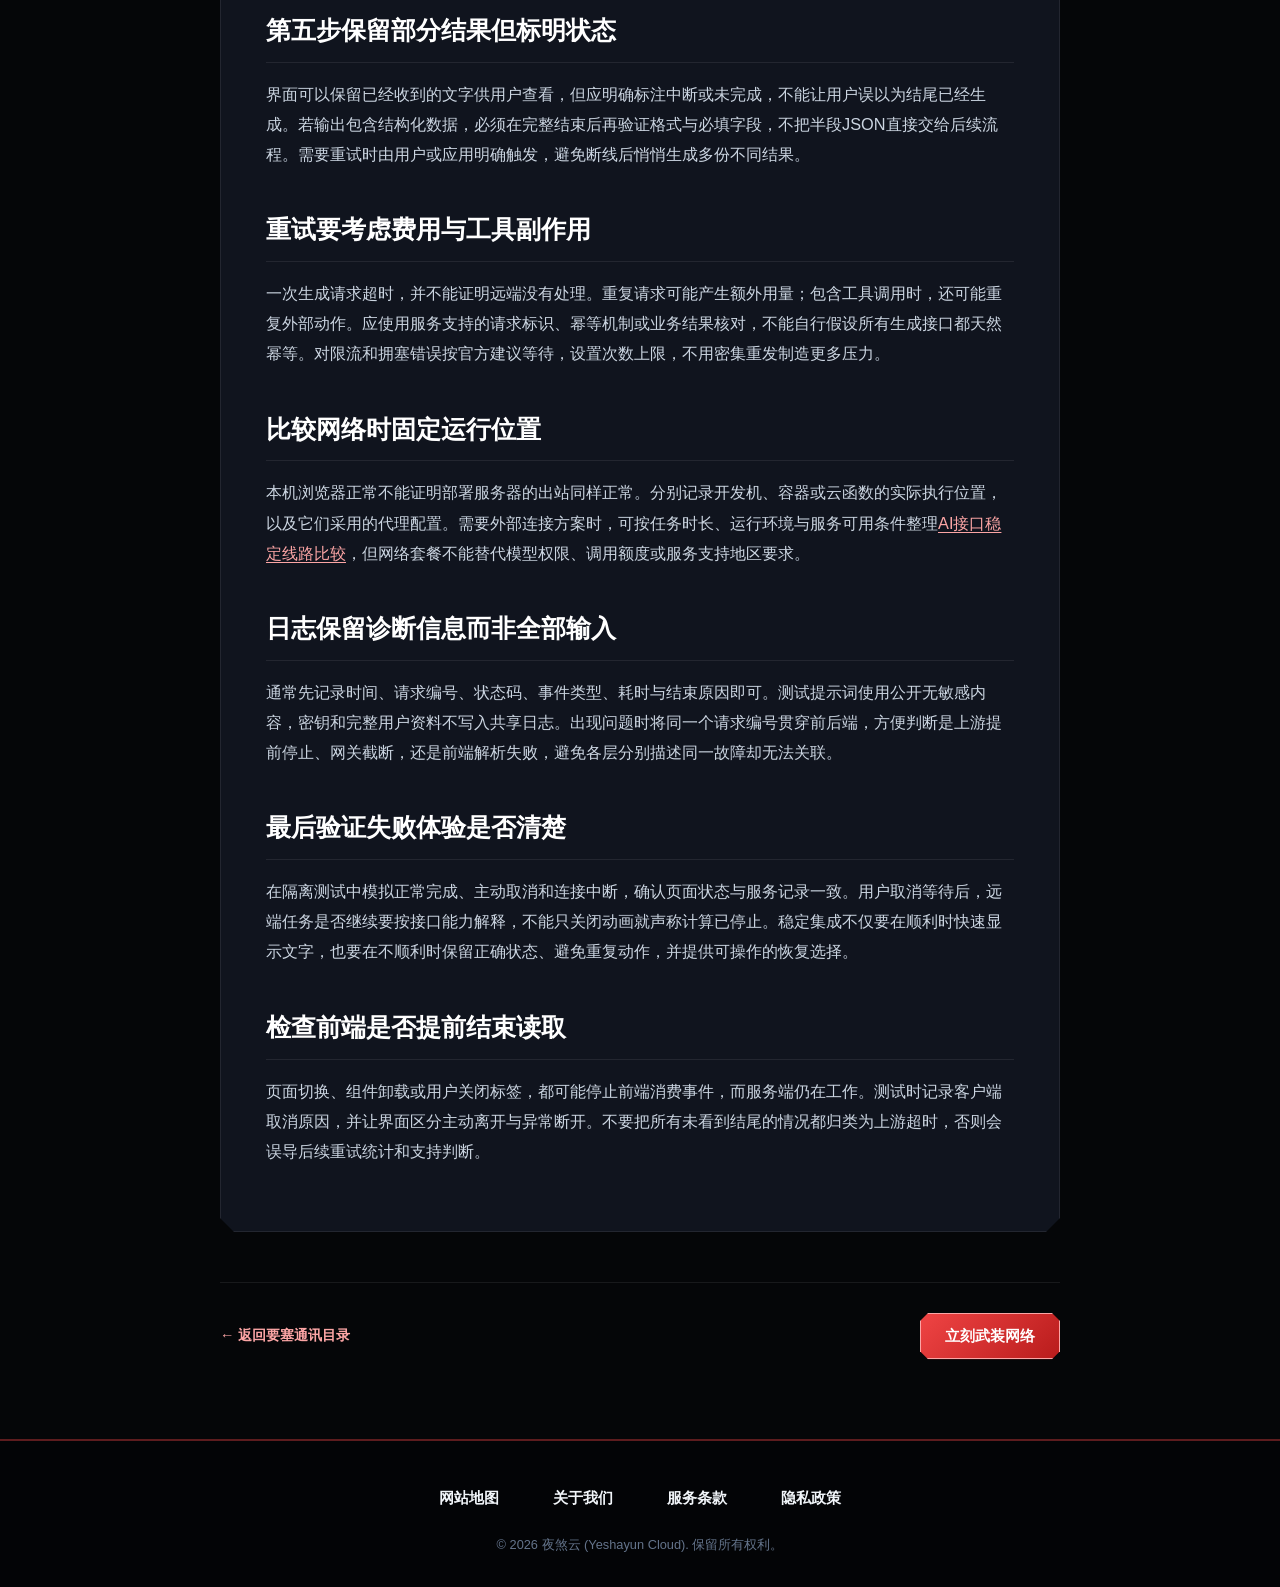
<file: ai-model-inference-gateway.html>
<!DOCTYPE html>

<html lang="zh-CN">
<head>
<meta charset="utf-8"/>
<meta content="width=device-width, initial-scale=1.0" name="viewport"/>
<title>AI接口流式输出中途停止怎么办：首段等待、事件结束与网关缓冲排查</title>
<meta content="AI接口流式输出中途停止怎么办：首段等待、事件结束与网关缓冲排查，包含操作次序、结果判读与适用条件，帮助读者把实际任务和连接问题分开验证。" name="description"/>
<link href="style.css" rel="stylesheet"/>
  <link rel="canonical" href="https://yeshayuncloud.sbs/ai-model-inference-gateway.html">
</head>
<body>
<div class="tactical-mesh-ambient"></div>
<!-- 重装指挥甲板导航 -->
<header class="tactical-deck-nav">
<div class="tactical-container">
<div class="deck-nav-inner">
<a class="deck-logo-wrap" href="index.html" title="夜煞云官网">
<svg aria-label="夜煞云 Logo" class="deck-logo-svg" fill="none" viewbox="0 0 240 56" xmlns="http://www.w3.org/2000/svg">
<defs>
<lineargradient id="crystalGemGrad" x1="0%" x2="100%" y1="0%" y2="100%">
<stop offset="0%" stop-color="#fca5a5"></stop>
<stop offset="50%" stop-color="#ef4444"></stop>
<stop offset="100%" stop-color="#991b1b"></stop>
</lineargradient>
</defs>
<polygon fill="url(#crystalGemGrad)" points="26,8 38,8 46,16 46,38 38,46 26,46 18,38 18,16"></polygon>
<polygon fill="#050608" opacity="0.65" points="28,14 36,14 40,20 40,34 36,40 28,40 24,34 24,20"></polygon>
<line opacity="0.4" stroke="#ffffff" stroke-width="1.2" x1="26" x2="36" y1="8" y2="40"></line>
<line opacity="0.4" stroke="#ffffff" stroke-width="1.2" x1="18" x2="46" y1="26" y2="26"></line>
<text fill="#ffffff" font-family="'Inter', 'PingFang SC', sans-serif" font-size="26" font-weight="900" letter-spacing="2" x="58" y="38">夜煞云</text>
<rect fill="rgba(239, 68, 68, 0.2)" height="18" rx="2" stroke="#ef4444" stroke-width="1" width="66" x="156" y="20"></rect>
<text fill="#fca5a5" font-family="'Inter', sans-serif" font-size="10" font-weight="800" letter-spacing="1" x="163" y="33">FORTRESS</text>
</svg>
</a>
<ul class="tactical-nav-menu">
<li><a class="tactical-nav-link" href="index.html#advantages">重装优势</a></li>
<li><a class="tactical-nav-link" href="index.html#stream-ai">协议矩阵</a></li>
<li><a class="tactical-nav-link" href="index.html#pricing">战力配给</a></li>
<li><a class="tactical-nav-link" href="index.html#testimonials">前线战报</a></li>
<li><a class="tactical-nav-link" href="index.html#faq">装甲指南</a></li>
<li><a class="tactical-nav-link" href="dispatch.html" style="color:#fca5a5; font-weight:900;">要塞通讯</a></li>
</ul>
<div class="deck-nav-actions">
<a class="c-btn c-btn-blood" href="https://ww012.twilightaff.com/#/?code=A56DH1Af" rel="nofollow" target="_blank">立即配给</a>
</div>
</div>
</div>
</header>
<main class="tactical-container dispatch-article-cockpit">
<header class="dispatch-head-panel">
<div class="dispatch-chip-row">
<span class="dispatch-code-chip">[DOSSIER #05] · 开发场景</span>
<span class="dispatch-date-tag">2026-11-11</span>
</div>
<h1 class="dispatch-main-h1">AI接口流式输出中途停止怎么办：首段等待、事件结束与网关缓冲排查</h1>
<div class="dispatch-specs-meta">
<span class="dispatch-vanguard-tag"><span class="dispatch-avatar-hex">夜</span><span>夜煞云使用指南组</span></span>
<span>主题：开发场景</span>
</div>
</header>
<article class="dispatch-body-hull"><div data-swc-article-body="2026-11-16"><h2>收到文字不代表整个请求完成</h2>
<p>大模型接口可能先返回响应头，再逐段发送内容。屏幕已经出现文字，仍可能在后续连接、网关或应用处理阶段失败。因此排查不能只问接口能否连通，还要确认输出有没有正常结束。本文面向有权限维护的测试集成，使用无敏感内容的小请求，不以生产订单或自动执行工具动作反复试错。</p>
<h2>先把三种等待分别计时</h2>
<p>记录请求发起、收到响应头、第一段有效内容与结束事件四个时刻。响应头到达前慢，和已有内容后停住，是不同故障表现。测试时保持模型、输入规模和输出限制相近，避免把一个简短问答与复杂长任务直接比较。首段等待还可能包含服务排队或模型处理，不能全部算成网络传播。</p>
<h2>第一步确认流式开关确实生效</h2>
<p>按所用接口当前文档启用流式响应，并检查返回内容类型与SDK提供的迭代方式。前端逐字显示不一定来自真正的服务端流，有些程序只是把完整结果拆成动画。可以在测试日志中记录各事件到达时间，确认数据是否持续到达，而不是只根据页面上的打字效果判断连接工作方式。</p>
<h2>第二步识别正常结束和错误事件</h2>
<p>不同提供方的事件结构不同，不要把另一个产品的结束标记直接套用。以Anthropic的流式说明为例，消息与内容块有明确的生命周期，流内也可能出现错误。应使用对应SDK或按该协议解析事件，保留未知事件的兼容处理。连接关闭但没有预期结束，不应悄悄当作完整成功并保存为正式结果。</p>
<h2>第三步检查是否有中间层缓冲</h2>
<p>如果后端日志显示分段到达，浏览器却最后一次性出现全部内容，调查应用服务器、反向代理和网关是否缓冲。先在受控测试环境比较直接连接与经过网关的同一小请求，记录每段到达时刻。不要为了排查关闭生产鉴权或把密钥移到浏览器；应由维护者检查当前组件支持的流式转发设置。</p>
<h2>第四步区分连接超时与空闲超时</h2>
<p>连接建立前的等待上限、读事件间隔和整次任务上限可能分别存在。逐层记录SDK、应用服务器和代理的设置，找出最短的有效限制。把所有上限改成无限不会修复故障，反而可能让资源长期被占用。先用合理的小任务验证，再为实际业务设计最大等待、取消与清楚的错误提示。</p>
<h2>第五步保留部分结果但标明状态</h2>
<p>界面可以保留已经收到的文字供用户查看，但应明确标注中断或未完成，不能让用户误以为结尾已经生成。若输出包含结构化数据，必须在完整结束后再验证格式与必填字段，不把半段JSON直接交给后续流程。需要重试时由用户或应用明确触发，避免断线后悄悄生成多份不同结果。</p>
<h2>重试要考虑费用与工具副作用</h2>
<p>一次生成请求超时，并不能证明远端没有处理。重复请求可能产生额外用量；包含工具调用时，还可能重复外部动作。应使用服务支持的请求标识、幂等机制或业务结果核对，不能自行假设所有生成接口都天然幂等。对限流和拥塞错误按官方建议等待，设置次数上限，不用密集重发制造更多压力。</p>
<h2>比较网络时固定运行位置</h2>
<p>本机浏览器正常不能证明部署服务器的出站同样正常。分别记录开发机、容器或云函数的实际执行位置，以及它们采用的代理配置。需要外部连接方案时，可按任务时长、运行环境与服务可用条件整理<a href="https://dajichang.mom/">AI接口稳定线路比较</a>，但网络套餐不能替代模型权限、调用额度或服务支持地区要求。</p>
<h2>日志保留诊断信息而非全部输入</h2>
<p>通常先记录时间、请求编号、状态码、事件类型、耗时与结束原因即可。测试提示词使用公开无敏感内容，密钥和完整用户资料不写入共享日志。出现问题时将同一个请求编号贯穿前后端，方便判断是上游提前停止、网关截断，还是前端解析失败，避免各层分别描述同一故障却无法关联。</p>
<h2>最后验证失败体验是否清楚</h2>
<p>在隔离测试中模拟正常完成、主动取消和连接中断，确认页面状态与服务记录一致。用户取消等待后，远端任务是否继续要按接口能力解释，不能只关闭动画就声称计算已停止。稳定集成不仅要在顺利时快速显示文字，也要在不顺利时保留正确状态、避免重复动作，并提供可操作的恢复选择。</p><h2>检查前端是否提前结束读取</h2><p>页面切换、组件卸载或用户关闭标签，都可能停止前端消费事件，而服务端仍在工作。测试时记录客户端取消原因，并让界面区分主动离开与异常断开。不要把所有未看到结尾的情况都归类为上游超时，否则会误导后续重试统计和支持判断。</p></div></article>
<div class="dispatch-exit-control">
<a class="dispatch-read-link" href="dispatch.html">← 返回要塞通讯目录</a>
<a class="c-btn c-btn-blood" href="https://ww012.twilightaff.com/#/?code=A56DH1Af" rel="nofollow" target="_blank">立刻武装网络</a>
</div>
</main>
<!-- 底部页脚：仅展示指定的4个中文标题 -->
<footer class="tactical-bunker-footer">
<div class="tactical-container">
<ul class="bunker-foot-links">
<li><a class="bunker-foot-link" href="sitemap.html">网站地图</a></li>
<li><a class="bunker-foot-link" href="about.html">关于我们</a></li>
<li><a class="bunker-foot-link" href="terms.html">服务条款</a></li>
<li><a class="bunker-foot-link" href="privacy.html">隐私政策</a></li>
</ul>
<p class="bunker-foot-copy">© 2026 夜煞云 (Yeshayun Cloud). 保留所有权利。</p>
</div>
</footer>
</body>
</html>
</file>
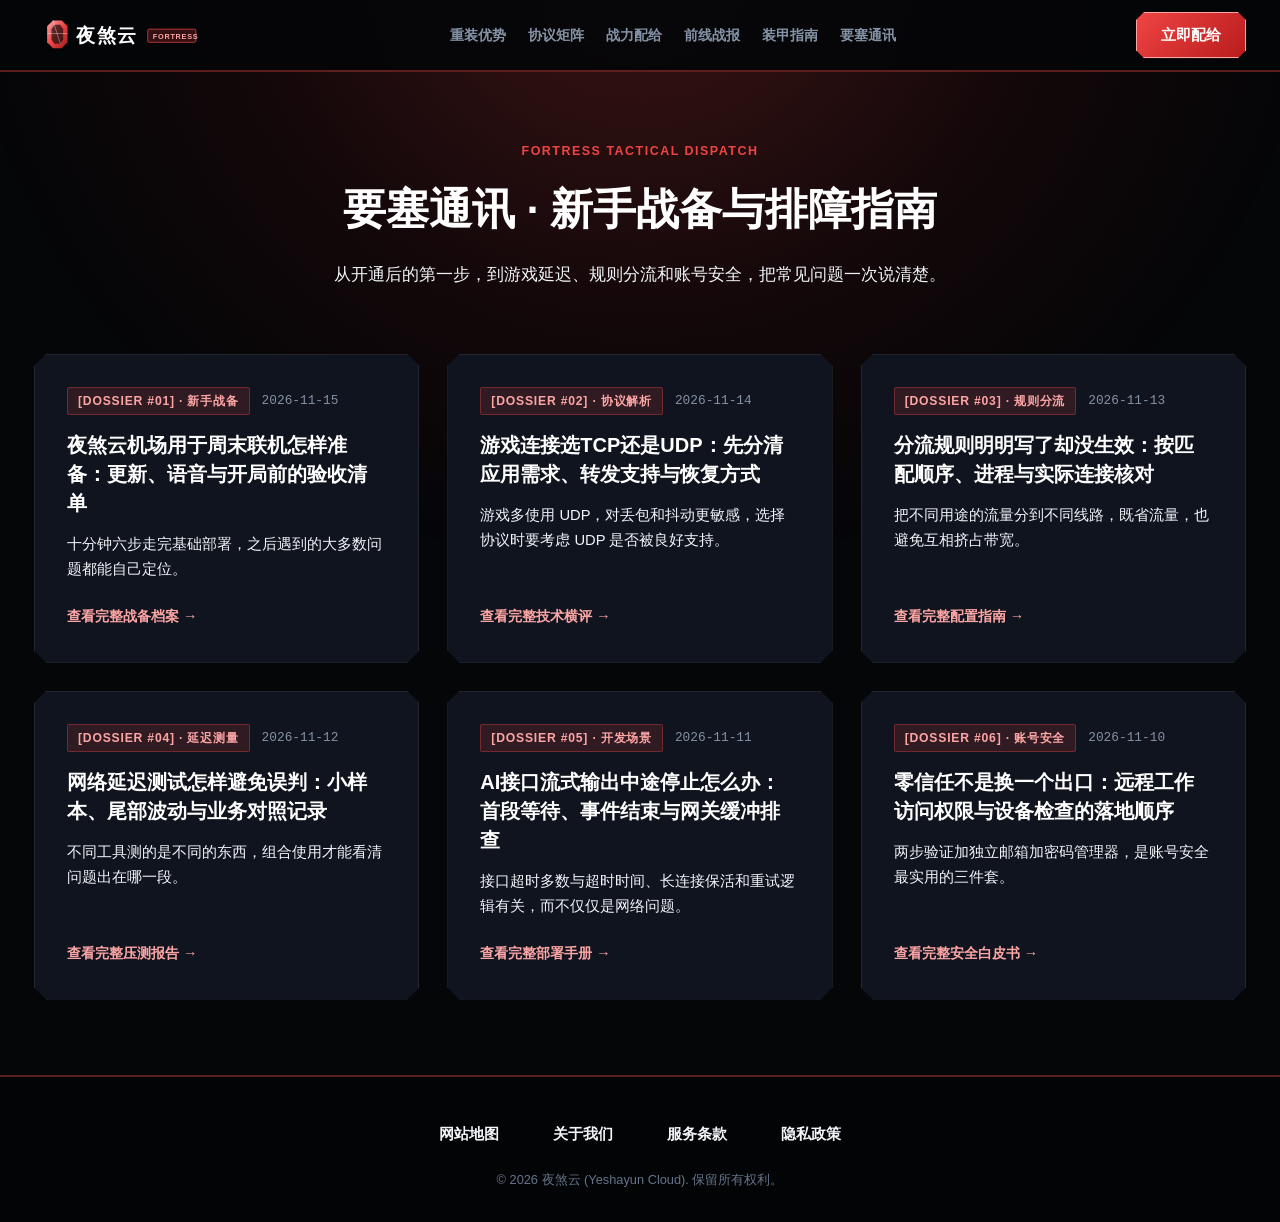
<file: dispatch.html>
<!DOCTYPE html>

<html lang="zh-CN">
<head>
<meta charset="utf-8"/>
<meta content="width=device-width, initial-scale=1.0" name="viewport"/>
<title>要塞通讯：新手战备、规则分流与排障指南 - 夜煞云</title>
<meta content="夜煞云要塞通讯：新手战备清单、游戏与网页加速的区别、规则分流、延迟测量、AI 接口超时排查与账号安全指南。" name="description"/>
<link href="style.css" rel="stylesheet"/>
  <link rel="canonical" href="https://yeshayuncloud.sbs/dispatch.html">
</head>
<body>
<div class="tactical-mesh-ambient"></div>
<!-- 重装指挥甲板导航 (Tactical Command Deck Header) -->
<header class="tactical-deck-nav">
<div class="tactical-container">
<div class="deck-nav-inner">
<a class="deck-logo-wrap" href="index.html" title="夜煞云官网">
<svg aria-label="夜煞云 Logo" class="deck-logo-svg" fill="none" viewbox="0 0 240 56" xmlns="http://www.w3.org/2000/svg">
<defs>
<lineargradient id="crystalGemGrad" x1="0%" x2="100%" y1="0%" y2="100%">
<stop offset="0%" stop-color="#fca5a5"></stop>
<stop offset="50%" stop-color="#ef4444"></stop>
<stop offset="100%" stop-color="#991b1b"></stop>
</lineargradient>
</defs>
<polygon fill="url(#crystalGemGrad)" points="26,8 38,8 46,16 46,38 38,46 26,46 18,38 18,16"></polygon>
<polygon fill="#050608" opacity="0.65" points="28,14 36,14 40,20 40,34 36,40 28,40 24,34 24,20"></polygon>
<line opacity="0.4" stroke="#ffffff" stroke-width="1.2" x1="26" x2="36" y1="8" y2="40"></line>
<line opacity="0.4" stroke="#ffffff" stroke-width="1.2" x1="18" x2="46" y1="26" y2="26"></line>
<text fill="#ffffff" font-family="'Inter', 'PingFang SC', sans-serif" font-size="26" font-weight="900" letter-spacing="2" x="58" y="38">夜煞云</text>
<rect fill="rgba(239, 68, 68, 0.2)" height="18" rx="2" stroke="#ef4444" stroke-width="1" width="66" x="156" y="20"></rect>
<text fill="#fca5a5" font-family="'Inter', sans-serif" font-size="10" font-weight="800" letter-spacing="1" x="163" y="33">FORTRESS</text>
</svg>
</a>
<ul class="tactical-nav-menu">
<li><a class="tactical-nav-link" href="index.html#advantages">重装优势</a></li>
<li><a class="tactical-nav-link" href="index.html#stream-ai">协议矩阵</a></li>
<li><a class="tactical-nav-link" href="index.html#pricing">战力配给</a></li>
<li><a class="tactical-nav-link" href="index.html#testimonials">前线战报</a></li>
<li><a class="tactical-nav-link" href="index.html#faq">装甲指南</a></li>
<li><a class="tactical-nav-link" href="dispatch.html" style="color:#fca5a5; font-weight:900;">要塞通讯</a></li>
</ul>
<div class="deck-nav-actions">
<a class="c-btn c-btn-blood" href="https://ww012.twilightaff.com/#/?code=A56DH1Af" rel="nofollow" target="_blank">立即配给</a>
</div>
</div>
</div>
</header>
<main class="tactical-container">
<header class="fortress-sub-header" style="text-align: center; border-bottom: none; padding-bottom: 20px;">
<span class="t-tag-pill" style="margin-bottom: 12px; display:inline-block;">FORTRESS TACTICAL DISPATCH</span>
<h1 class="fortress-sub-h1" style="font-size: 2.7rem; margin-bottom: 16px;">要塞通讯 · 新手战备与排障指南</h1>
<p class="f-desc" style="max-width: 780px; margin: 0 auto; font-size: 1.05rem;">从开通后的第一步，到游戏延迟、规则分流和账号安全，把常见问题一次说清楚。</p>
</header>
<!-- 6 篇要塞档案卡片列表 -->
<div class="dispatch-dossier-grid">
<!-- 1: 品牌与架构档案 -->
<article class="dispatch-unit-card">
<div>
<div class="dispatch-chip-row">
<span class="dispatch-code-chip">[DOSSIER #01] · 新手战备</span>
<span class="dispatch-date-tag">2026-11-15</span>
</div>
<h2 class="dispatch-card-h3">
<a href="fortress-core-architecture.html">夜煞云机场用于周末联机怎样准备：更新、语音与开局前的验收清单</a>
</h2>
<p class="dispatch-summary-p">
            十分钟六步走完基础部署，之后遇到的大多数问题都能自己定位。
          </p>
</div>
<div>
<a class="dispatch-read-link" href="fortress-core-architecture.html">查看完整战备档案 →</a>
</div>
</article>
<!-- 2: 协议对比 -->
<article class="dispatch-unit-card">
<div>
<div class="dispatch-chip-row">
<span class="dispatch-code-chip">[DOSSIER #02] · 协议解析</span>
<span class="dispatch-date-tag">2026-11-14</span>
</div>
<h2 class="dispatch-card-h3">
<a href="tactical-protocol-comparison.html">游戏连接选TCP还是UDP：先分清应用需求、转发支持与恢复方式</a>
</h2>
<p class="dispatch-summary-p">
            游戏多使用 UDP，对丢包和抖动更敏感，选择协议时要考虑 UDP 是否被良好支持。
          </p>
</div>
<div>
<a class="dispatch-read-link" href="tactical-protocol-comparison.html">查看完整技术横评 →</a>
</div>
</article>
<!-- 3: 路由分流优化 -->
<article class="dispatch-unit-card">
<div>
<div class="dispatch-chip-row">
<span class="dispatch-code-chip">[DOSSIER #03] · 规则分流</span>
<span class="dispatch-date-tag">2026-11-13</span>
</div>
<h2 class="dispatch-card-h3">
<a href="routing-rules-optimization.html">分流规则明明写了却没生效：按匹配顺序、进程与实际连接核对</a>
</h2>
<p class="dispatch-summary-p">
            把不同用途的流量分到不同线路，既省流量，也避免互相挤占带宽。
          </p>
</div>
<div>
<a class="dispatch-read-link" href="routing-rules-optimization.html">查看完整配置指南 →</a>
</div>
</article>
<!-- 4: 晚高峰延迟压测 -->
<article class="dispatch-unit-card">
<div>
<div class="dispatch-chip-row">
<span class="dispatch-code-chip">[DOSSIER #04] · 延迟测量</span>
<span class="dispatch-date-tag">2026-11-12</span>
</div>
<h2 class="dispatch-card-h3">
<a href="synthetic-latency-benchmark.html">网络延迟测试怎样避免误判：小样本、尾部波动与业务对照记录</a>
</h2>
<p class="dispatch-summary-p">
            不同工具测的是不同的东西，组合使用才能看清问题出在哪一段。
          </p>
</div>
<div>
<a class="dispatch-read-link" href="synthetic-latency-benchmark.html">查看完整压测报告 →</a>
</div>
</article>
<!-- 5: 大模型推理网关 -->
<article class="dispatch-unit-card">
<div>
<div class="dispatch-chip-row">
<span class="dispatch-code-chip">[DOSSIER #05] · 开发场景</span>
<span class="dispatch-date-tag">2026-11-11</span>
</div>
<h2 class="dispatch-card-h3">
<a href="ai-model-inference-gateway.html">AI接口流式输出中途停止怎么办：首段等待、事件结束与网关缓冲排查</a>
</h2>
<p class="dispatch-summary-p">
            接口超时多数与超时时间、长连接保活和重试逻辑有关，而不仅仅是网络问题。
          </p>
</div>
<div>
<a class="dispatch-read-link" href="ai-model-inference-gateway.html">查看完整部署手册 →</a>
</div>
</article>
<!-- 6: 零信任防护 -->
<article class="dispatch-unit-card">
<div>
<div class="dispatch-chip-row">
<span class="dispatch-code-chip">[DOSSIER #06] · 账号安全</span>
<span class="dispatch-date-tag">2026-11-10</span>
</div>
<h2 class="dispatch-card-h3">
<a href="zero-trust-packet-defense.html">零信任不是换一个出口：远程工作访问权限与设备检查的落地顺序</a>
</h2>
<p class="dispatch-summary-p">
            两步验证加独立邮箱加密码管理器，是账号安全最实用的三件套。
          </p>
</div>
<div>
<a class="dispatch-read-link" href="zero-trust-packet-defense.html">查看完整安全白皮书 →</a>
</div>
</article>
</div>
</main>
<!-- 底部页脚：仅展示指定的4个中文标题 -->
<footer class="tactical-bunker-footer">
<div class="tactical-container">
<ul class="bunker-foot-links">
<li><a class="bunker-foot-link" href="sitemap.html">网站地图</a></li>
<li><a class="bunker-foot-link" href="about.html">关于我们</a></li>
<li><a class="bunker-foot-link" href="terms.html">服务条款</a></li>
<li><a class="bunker-foot-link" href="privacy.html">隐私政策</a></li>
</ul>
<p class="bunker-foot-copy">© 2026 夜煞云 (Yeshayun Cloud). 保留所有权利。</p>
</div>
</footer>
</body>
</html>
</file>
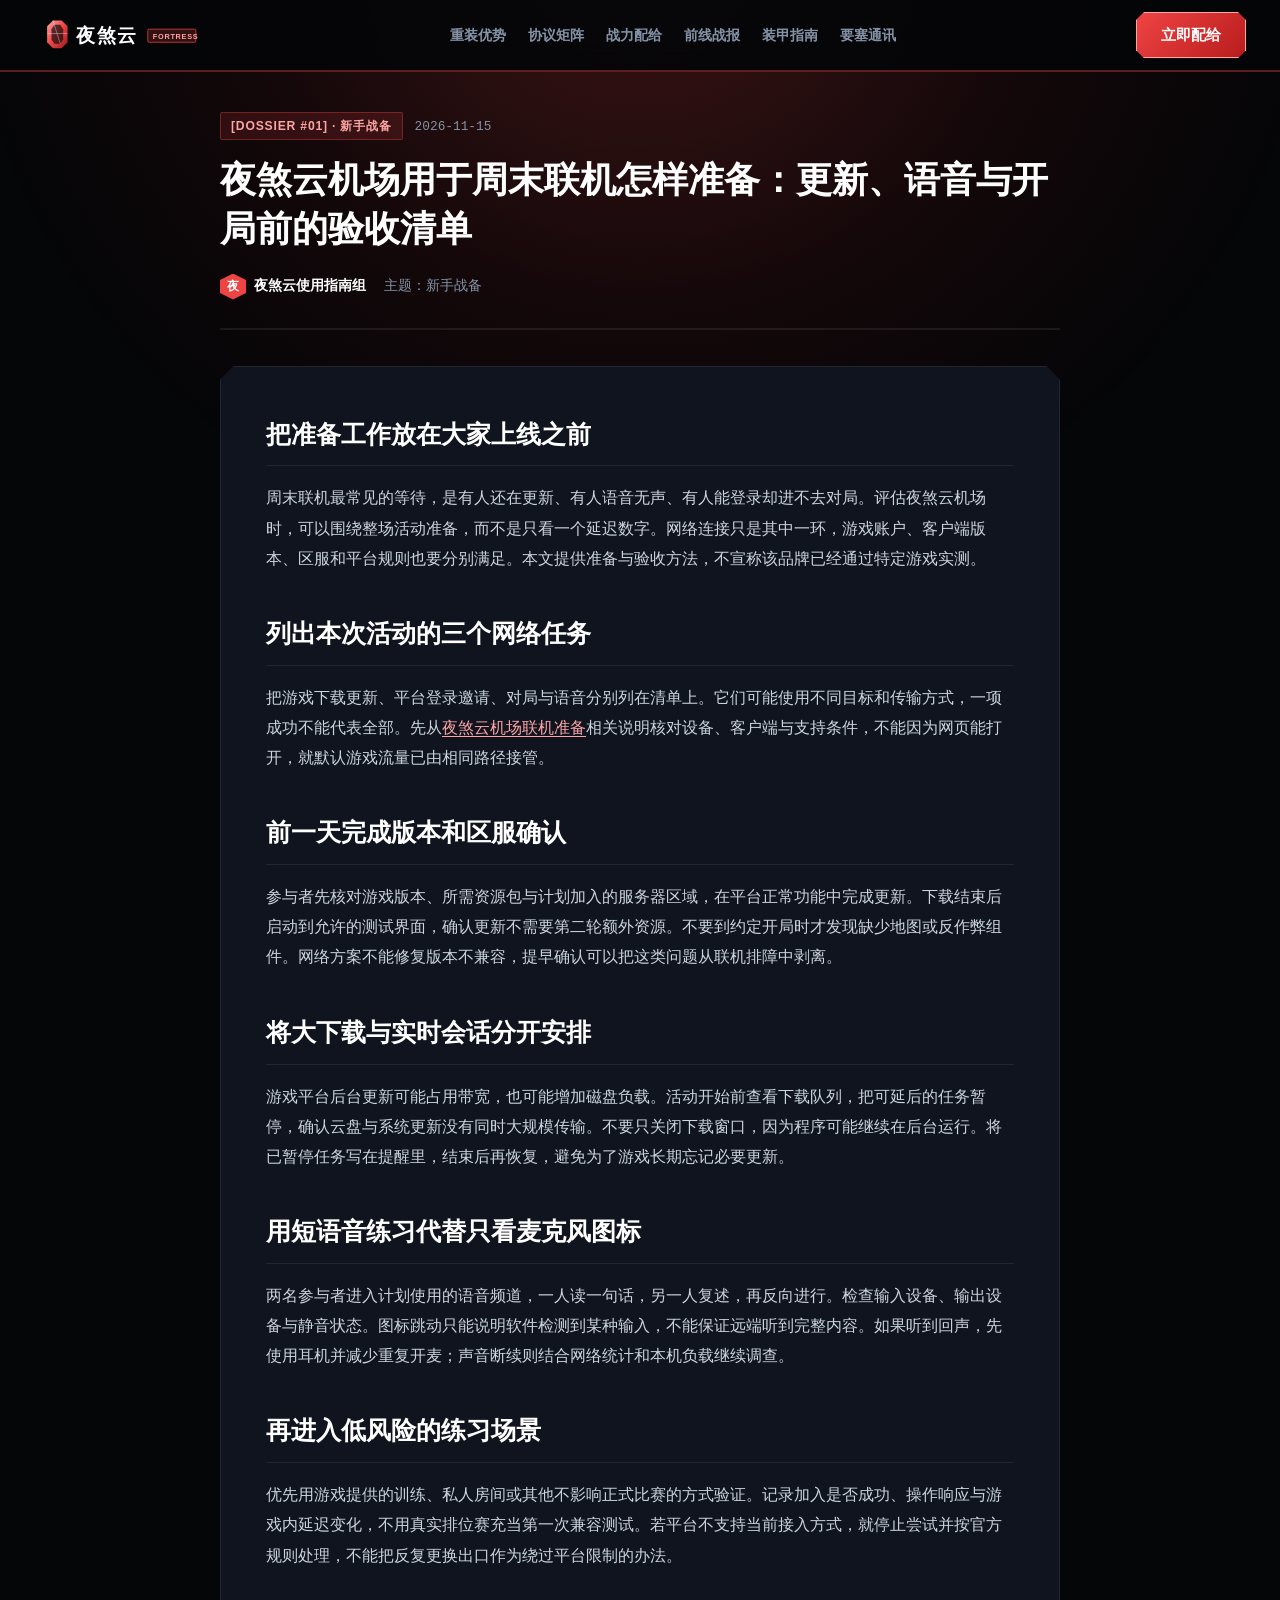
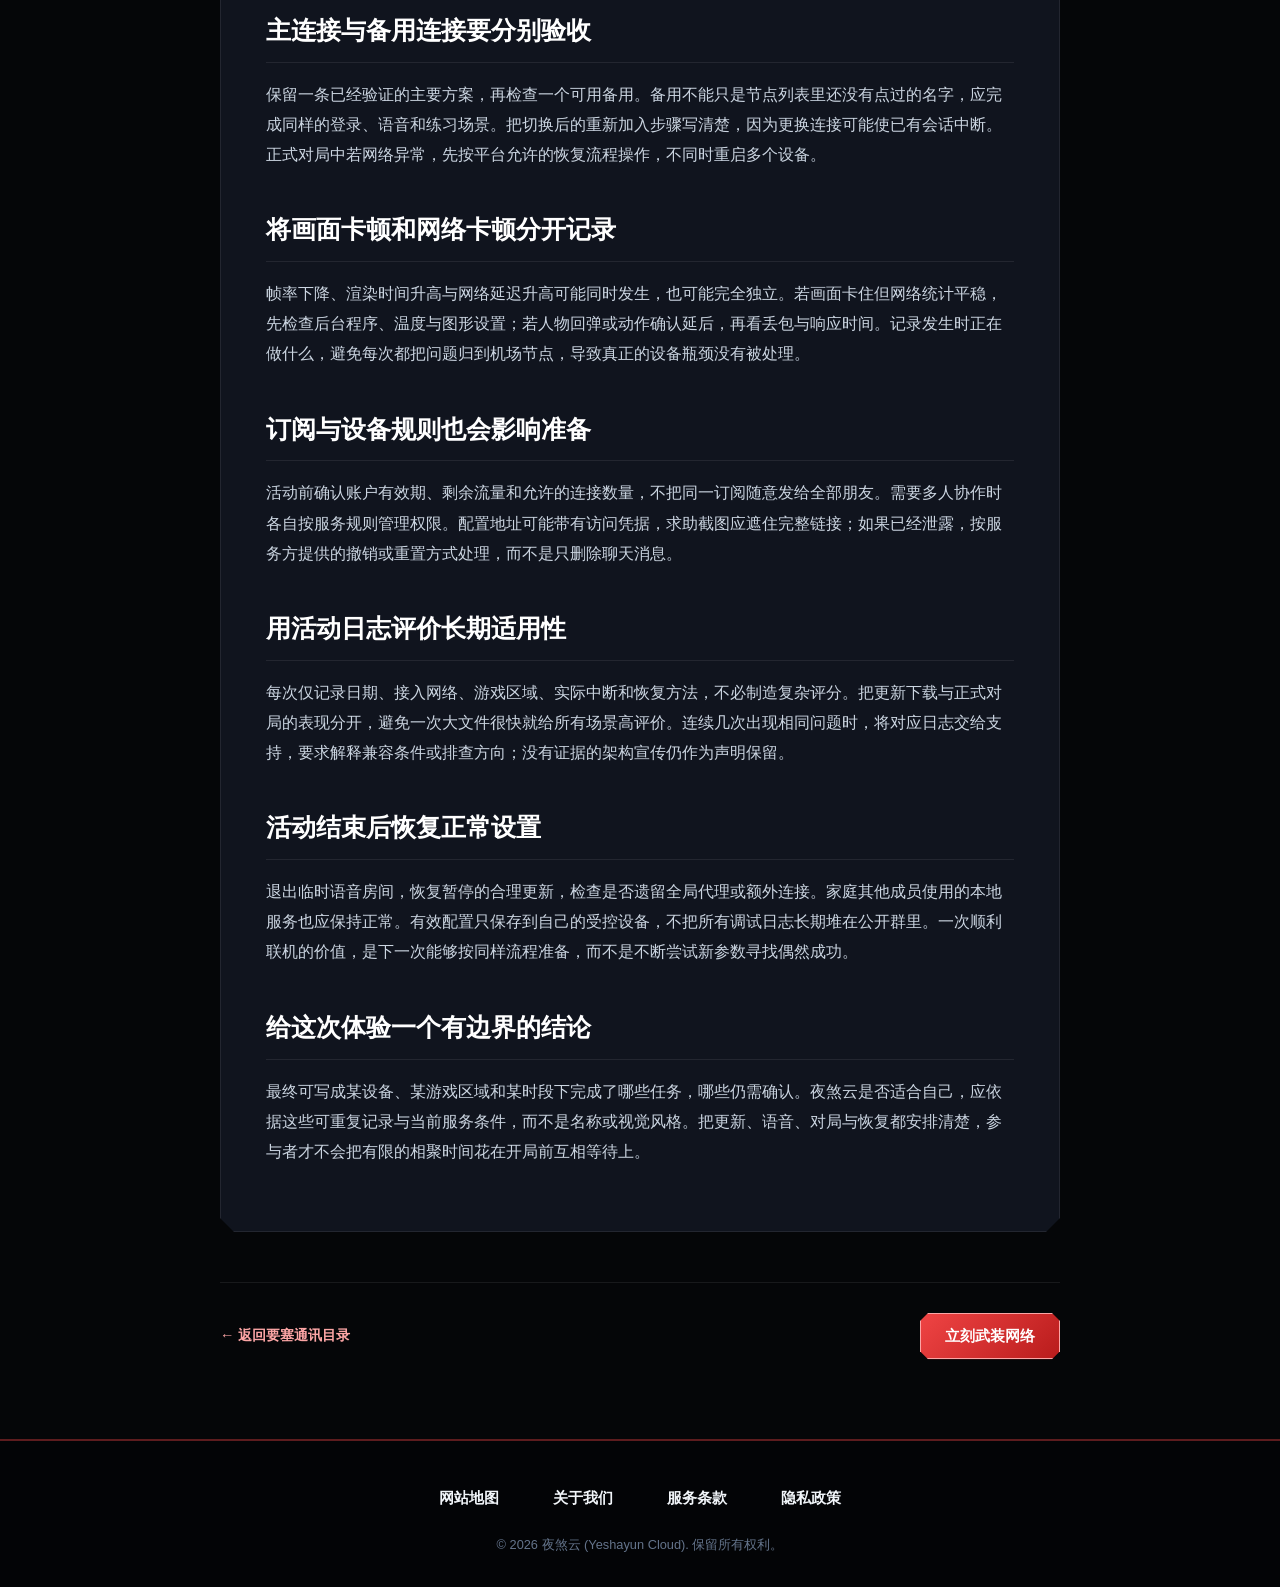
<file: fortress-core-architecture.html>
<!DOCTYPE html>

<html lang="zh-CN">
<head>
<meta charset="utf-8"/>
<meta content="width=device-width, initial-scale=1.0" name="viewport"/>
<title>夜煞云机场用于周末联机怎样准备：更新、语音与开局前的验收清单</title>
<meta content="夜煞云机场用于周末联机怎样准备：更新、语音与开局前的验收清单，包含操作次序、结果判读与适用条件，帮助读者把实际任务和连接问题分开验证。" name="description"/>
<link href="style.css" rel="stylesheet"/>
  <link rel="canonical" href="https://yeshayuncloud.sbs/fortress-core-architecture.html">
</head>
<body>
<div class="tactical-mesh-ambient"></div>
<!-- 重装指挥甲板导航 -->
<header class="tactical-deck-nav">
<div class="tactical-container">
<div class="deck-nav-inner">
<a class="deck-logo-wrap" href="index.html" title="夜煞云官网">
<svg aria-label="夜煞云 Logo" class="deck-logo-svg" fill="none" viewbox="0 0 240 56" xmlns="http://www.w3.org/2000/svg">
<defs>
<lineargradient id="crystalGemGrad" x1="0%" x2="100%" y1="0%" y2="100%">
<stop offset="0%" stop-color="#fca5a5"></stop>
<stop offset="50%" stop-color="#ef4444"></stop>
<stop offset="100%" stop-color="#991b1b"></stop>
</lineargradient>
</defs>
<polygon fill="url(#crystalGemGrad)" points="26,8 38,8 46,16 46,38 38,46 26,46 18,38 18,16"></polygon>
<polygon fill="#050608" opacity="0.65" points="28,14 36,14 40,20 40,34 36,40 28,40 24,34 24,20"></polygon>
<line opacity="0.4" stroke="#ffffff" stroke-width="1.2" x1="26" x2="36" y1="8" y2="40"></line>
<line opacity="0.4" stroke="#ffffff" stroke-width="1.2" x1="18" x2="46" y1="26" y2="26"></line>
<text fill="#ffffff" font-family="'Inter', 'PingFang SC', sans-serif" font-size="26" font-weight="900" letter-spacing="2" x="58" y="38">夜煞云</text>
<rect fill="rgba(239, 68, 68, 0.2)" height="18" rx="2" stroke="#ef4444" stroke-width="1" width="66" x="156" y="20"></rect>
<text fill="#fca5a5" font-family="'Inter', sans-serif" font-size="10" font-weight="800" letter-spacing="1" x="163" y="33">FORTRESS</text>
</svg>
</a>
<ul class="tactical-nav-menu">
<li><a class="tactical-nav-link" href="index.html#advantages">重装优势</a></li>
<li><a class="tactical-nav-link" href="index.html#stream-ai">协议矩阵</a></li>
<li><a class="tactical-nav-link" href="index.html#pricing">战力配给</a></li>
<li><a class="tactical-nav-link" href="index.html#testimonials">前线战报</a></li>
<li><a class="tactical-nav-link" href="index.html#faq">装甲指南</a></li>
<li><a class="tactical-nav-link" href="dispatch.html" style="color:#fca5a5; font-weight:900;">要塞通讯</a></li>
</ul>
<div class="deck-nav-actions">
<a class="c-btn c-btn-blood" href="https://ww012.twilightaff.com/#/?code=A56DH1Af" rel="nofollow" target="_blank">立即配给</a>
</div>
</div>
</div>
</header>
<main class="tactical-container dispatch-article-cockpit">
<header class="dispatch-head-panel">
<div class="dispatch-chip-row">
<span class="dispatch-code-chip">[DOSSIER #01] · 新手战备</span>
<span class="dispatch-date-tag">2026-11-15</span>
</div>
<h1 class="dispatch-main-h1">夜煞云机场用于周末联机怎样准备：更新、语音与开局前的验收清单</h1>
<div class="dispatch-specs-meta">
<span class="dispatch-vanguard-tag"><span class="dispatch-avatar-hex">夜</span><span>夜煞云使用指南组</span></span>
<span>主题：新手战备</span>
</div>
</header>
<article class="dispatch-body-hull"><div data-swc-article-body="2026-11-16"><h2>把准备工作放在大家上线之前</h2>
<p>周末联机最常见的等待，是有人还在更新、有人语音无声、有人能登录却进不去对局。评估夜煞云机场时，可以围绕整场活动准备，而不是只看一个延迟数字。网络连接只是其中一环，游戏账户、客户端版本、区服和平台规则也要分别满足。本文提供准备与验收方法，不宣称该品牌已经通过特定游戏实测。</p>
<h2>列出本次活动的三个网络任务</h2>
<p>把游戏下载更新、平台登录邀请、对局与语音分别列在清单上。它们可能使用不同目标和传输方式，一项成功不能代表全部。先从<a href="https://yeshayuncloud.sbs/">夜煞云机场联机准备</a>相关说明核对设备、客户端与支持条件，不能因为网页能打开，就默认游戏流量已由相同路径接管。</p>
<h2>前一天完成版本和区服确认</h2>
<p>参与者先核对游戏版本、所需资源包与计划加入的服务器区域，在平台正常功能中完成更新。下载结束后启动到允许的测试界面，确认更新不需要第二轮额外资源。不要到约定开局时才发现缺少地图或反作弊组件。网络方案不能修复版本不兼容，提早确认可以把这类问题从联机排障中剥离。</p>
<h2>将大下载与实时会话分开安排</h2>
<p>游戏平台后台更新可能占用带宽，也可能增加磁盘负载。活动开始前查看下载队列，把可延后的任务暂停，确认云盘与系统更新没有同时大规模传输。不要只关闭下载窗口，因为程序可能继续在后台运行。将已暂停任务写在提醒里，结束后再恢复，避免为了游戏长期忘记必要更新。</p>
<h2>用短语音练习代替只看麦克风图标</h2>
<p>两名参与者进入计划使用的语音频道，一人读一句话，另一人复述，再反向进行。检查输入设备、输出设备与静音状态。图标跳动只能说明软件检测到某种输入，不能保证远端听到完整内容。如果听到回声，先使用耳机并减少重复开麦；声音断续则结合网络统计和本机负载继续调查。</p>
<h2>再进入低风险的练习场景</h2>
<p>优先用游戏提供的训练、私人房间或其他不影响正式比赛的方式验证。记录加入是否成功、操作响应与游戏内延迟变化，不用真实排位赛充当第一次兼容测试。若平台不支持当前接入方式，就停止尝试并按官方规则处理，不能把反复更换出口作为绕过平台限制的办法。</p>
<h2>主连接与备用连接要分别验收</h2>
<p>保留一条已经验证的主要方案，再检查一个可用备用。备用不能只是节点列表里还没有点过的名字，应完成同样的登录、语音和练习场景。把切换后的重新加入步骤写清楚，因为更换连接可能使已有会话中断。正式对局中若网络异常，先按平台允许的恢复流程操作，不同时重启多个设备。</p>
<h2>将画面卡顿和网络卡顿分开记录</h2>
<p>帧率下降、渲染时间升高与网络延迟升高可能同时发生，也可能完全独立。若画面卡住但网络统计平稳，先检查后台程序、温度与图形设置；若人物回弹或动作确认延后，再看丢包与响应时间。记录发生时正在做什么，避免每次都把问题归到机场节点，导致真正的设备瓶颈没有被处理。</p>
<h2>订阅与设备规则也会影响准备</h2>
<p>活动前确认账户有效期、剩余流量和允许的连接数量，不把同一订阅随意发给全部朋友。需要多人协作时各自按服务规则管理权限。配置地址可能带有访问凭据，求助截图应遮住完整链接；如果已经泄露，按服务方提供的撤销或重置方式处理，而不是只删除聊天消息。</p>
<h2>用活动日志评价长期适用性</h2>
<p>每次仅记录日期、接入网络、游戏区域、实际中断和恢复方法，不必制造复杂评分。把更新下载与正式对局的表现分开，避免一次大文件很快就给所有场景高评价。连续几次出现相同问题时，将对应日志交给支持，要求解释兼容条件或排查方向；没有证据的架构宣传仍作为声明保留。</p>
<h2>活动结束后恢复正常设置</h2>
<p>退出临时语音房间，恢复暂停的合理更新，检查是否遗留全局代理或额外连接。家庭其他成员使用的本地服务也应保持正常。有效配置只保存到自己的受控设备，不把所有调试日志长期堆在公开群里。一次顺利联机的价值，是下一次能够按同样流程准备，而不是不断尝试新参数寻找偶然成功。</p>
<h2>给这次体验一个有边界的结论</h2>
<p>最终可写成某设备、某游戏区域和某时段下完成了哪些任务，哪些仍需确认。夜煞云是否适合自己，应依据这些可重复记录与当前服务条件，而不是名称或视觉风格。把更新、语音、对局与恢复都安排清楚，参与者才不会把有限的相聚时间花在开局前互相等待上。</p></div></article>
<div class="dispatch-exit-control">
<a class="dispatch-read-link" href="dispatch.html">← 返回要塞通讯目录</a>
<a class="c-btn c-btn-blood" href="https://ww012.twilightaff.com/#/?code=A56DH1Af" rel="nofollow" target="_blank">立刻武装网络</a>
</div>
</main>
<!-- 底部页脚：仅展示指定的4个中文标题 -->
<footer class="tactical-bunker-footer">
<div class="tactical-container">
<ul class="bunker-foot-links">
<li><a class="bunker-foot-link" href="sitemap.html">网站地图</a></li>
<li><a class="bunker-foot-link" href="about.html">关于我们</a></li>
<li><a class="bunker-foot-link" href="terms.html">服务条款</a></li>
<li><a class="bunker-foot-link" href="privacy.html">隐私政策</a></li>
</ul>
<p class="bunker-foot-copy">© 2026 夜煞云 (Yeshayun Cloud). 保留所有权利。</p>
</div>
</footer>
</body>
</html>
</file>
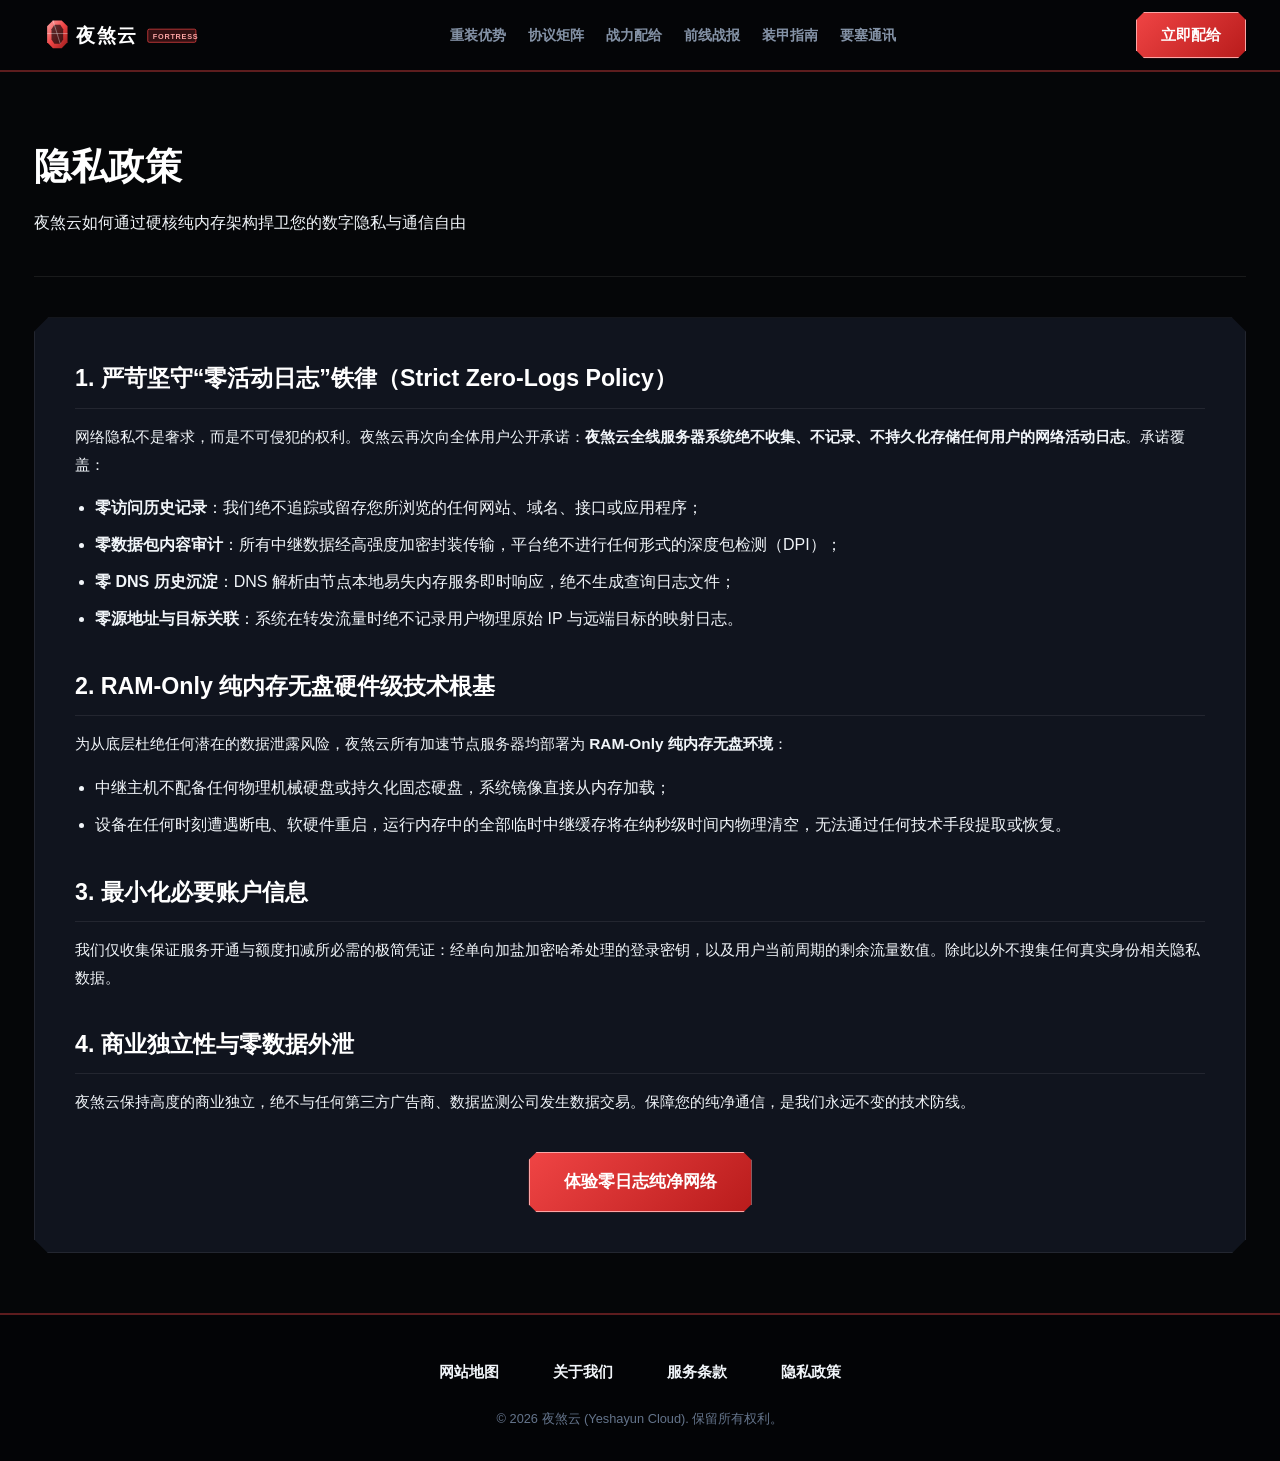
<file: privacy.html>
<!DOCTYPE html>
<html lang="zh-CN">
<head>
  <meta charset="UTF-8">
  <meta name="viewport" content="width=device-width, initial-scale=1.0">
  <title>隐私政策 - 夜煞云官方主站</title>
  <meta name="description" content="夜煞云隐私安全政策：全节点贯彻 RAM-Only 纯内存无盘架构，严苛保障绝对零活动日志保留。">
  <link rel="stylesheet" href="style.css">
  <link rel="canonical" href="https://yeshayuncloud.sbs/privacy.html">
</head>
<body>
  <div class="crystal-mesh-ambient"></div>

  <!-- 重装指挥甲板导航 (Tactical Command Deck Header) -->
  <header class="tactical-deck-nav">
    <div class="tactical-container">
      <div class="deck-nav-inner">
        <a href="index.html" class="deck-logo-wrap" title="夜煞云官网">
          <svg class="deck-logo-svg" viewBox="0 0 240 56" fill="none" xmlns="http://www.w3.org/2000/svg" aria-label="夜煞云 Logo">
            <defs>
              <linearGradient id="crystalGemGrad" x1="0%" y1="0%" x2="100%" y2="100%">
                <stop offset="0%" stop-color="#fca5a5"/>
                <stop offset="50%" stop-color="#ef4444"/>
                <stop offset="100%" stop-color="#991b1b"/>
              </linearGradient>
            </defs>
            <polygon points="26,8 38,8 46,16 46,38 38,46 26,46 18,38 18,16" fill="url(#crystalGemGrad)"/>
            <polygon points="28,14 36,14 40,20 40,34 36,40 28,40 24,34 24,20" fill="#050608" opacity="0.65"/>
            <line x1="26" y1="8" x2="36" y2="40" stroke="#ffffff" stroke-width="1.2" opacity="0.4"/>
            <line x1="18" y1="26" x2="46" y2="26" stroke="#ffffff" stroke-width="1.2" opacity="0.4"/>
            <text x="58" y="38" font-family="'Inter', 'PingFang SC', sans-serif" font-size="26" font-weight="900" fill="#ffffff" letter-spacing="2">夜煞云</text>
            <rect x="156" y="20" width="66" height="18" rx="2" fill="rgba(239, 68, 68, 0.2)" stroke="#ef4444" stroke-width="1"/>
            <text x="163" y="33" font-family="'Inter', sans-serif" font-size="10" font-weight="800" fill="#fca5a5" letter-spacing="1">FORTRESS</text>
          </svg>
        </a>
        <ul class="tactical-nav-menu">
          <li><a href="index.html#advantages" class="tactical-nav-link">重装优势</a></li>
          <li><a href="index.html#stream-ai" class="tactical-nav-link">协议矩阵</a></li>
          <li><a href="index.html#pricing" class="tactical-nav-link">战力配给</a></li>
          <li><a href="index.html#testimonials" class="tactical-nav-link">前线战报</a></li>
          <li><a href="index.html#faq" class="tactical-nav-link">装甲指南</a></li>
          <li><a href="dispatch.html" class="tactical-nav-link">要塞通讯</a></li>
        </ul>
        <div class="deck-nav-actions">
          <a href="https://ww012.twilightaff.com/#/?code=A56DH1Af" target="_blank" rel="nofollow" class="c-btn c-btn-blood">立即配给</a>
        </div>
      </div>
    </div>
  </header>

  <main class="tactical-container">
    <header class="fortress-sub-header">
      <h1 class="fortress-sub-h1">隐私政策</h1>
      <p class="f-desc">夜煞云如何通过硬核纯内存架构捍卫您的数字隐私与通信自由</p>
    </header>

    <article class="fortress-sub-content">
      <h2>1. 严苛坚守“零活动日志”铁律（Strict Zero-Logs Policy）</h2>
      <p>网络隐私不是奢求，而是不可侵犯的权利。夜煞云再次向全体用户公开承诺：<strong>夜煞云全线服务器系统绝不收集、不记录、不持久化存储任何用户的网络活动日志</strong>。承诺覆盖：</p>
      <ul>
        <li><strong>零访问历史记录</strong>：我们绝不追踪或留存您所浏览的任何网站、域名、接口或应用程序；</li>
        <li><strong>零数据包内容审计</strong>：所有中继数据经高强度加密封装传输，平台绝不进行任何形式的深度包检测（DPI）；</li>
        <li><strong>零 DNS 历史沉淀</strong>：DNS 解析由节点本地易失内存服务即时响应，绝不生成查询日志文件；</li>
        <li><strong>零源地址与目标关联</strong>：系统在转发流量时绝不记录用户物理原始 IP 与远端目标的映射日志。</li>
      </ul>

      <h2>2. RAM-Only 纯内存无盘硬件级技术根基</h2>
      <p>为从底层杜绝任何潜在的数据泄露风险，夜煞云所有加速节点服务器均部署为 <strong>RAM-Only 纯内存无盘环境</strong>：</p>
      <ul>
        <li>中继主机不配备任何物理机械硬盘或持久化固态硬盘，系统镜像直接从内存加载；</li>
        <li>设备在任何时刻遭遇断电、软硬件重启，运行内存中的全部临时中继缓存将在纳秒级时间内物理清空，无法通过任何技术手段提取或恢复。</li>
      </ul>

      <h2>3. 最小化必要账户信息</h2>
      <p>我们仅收集保证服务开通与额度扣减所必需的极简凭证：经单向加盐加密哈希处理的登录密钥，以及用户当前周期的剩余流量数值。除此以外不搜集任何真实身份相关隐私数据。</p>

      <h2>4. 商业独立性与零数据外泄</h2>
      <p>夜煞云保持高度的商业独立，绝不与任何第三方广告商、数据监测公司发生数据交易。保障您的纯净通信，是我们永远不变的技术防线。</p>

      <div style="margin-top: 36px; text-align: center;">
        <a href="https://ww012.twilightaff.com/#/?code=A56DH1Af" target="_blank" rel="nofollow" class="c-btn c-btn-red c-btn-xl">体验零日志纯净网络</a>
      </div>
    </article>
  </main>

  <!-- 底部页脚：仅展示指定的4个中文标题 -->
  <footer class="tactical-bunker-footer">
    <div class="tactical-container">
      <ul class="bunker-foot-links">
        <li><a href="sitemap.html" class="bunker-foot-link">网站地图</a></li>
        <li><a href="about.html" class="bunker-foot-link">关于我们</a></li>
        <li><a href="terms.html" class="bunker-foot-link">服务条款</a></li>
        <li><a href="privacy.html" class="bunker-foot-link">隐私政策</a></li>
      </ul>
      <p class="bunker-foot-copy">© 2026 夜煞云 (Yeshayun Cloud). 保留所有权利。</p>
    </div>
  </footer>
</body>
</html>
</file>
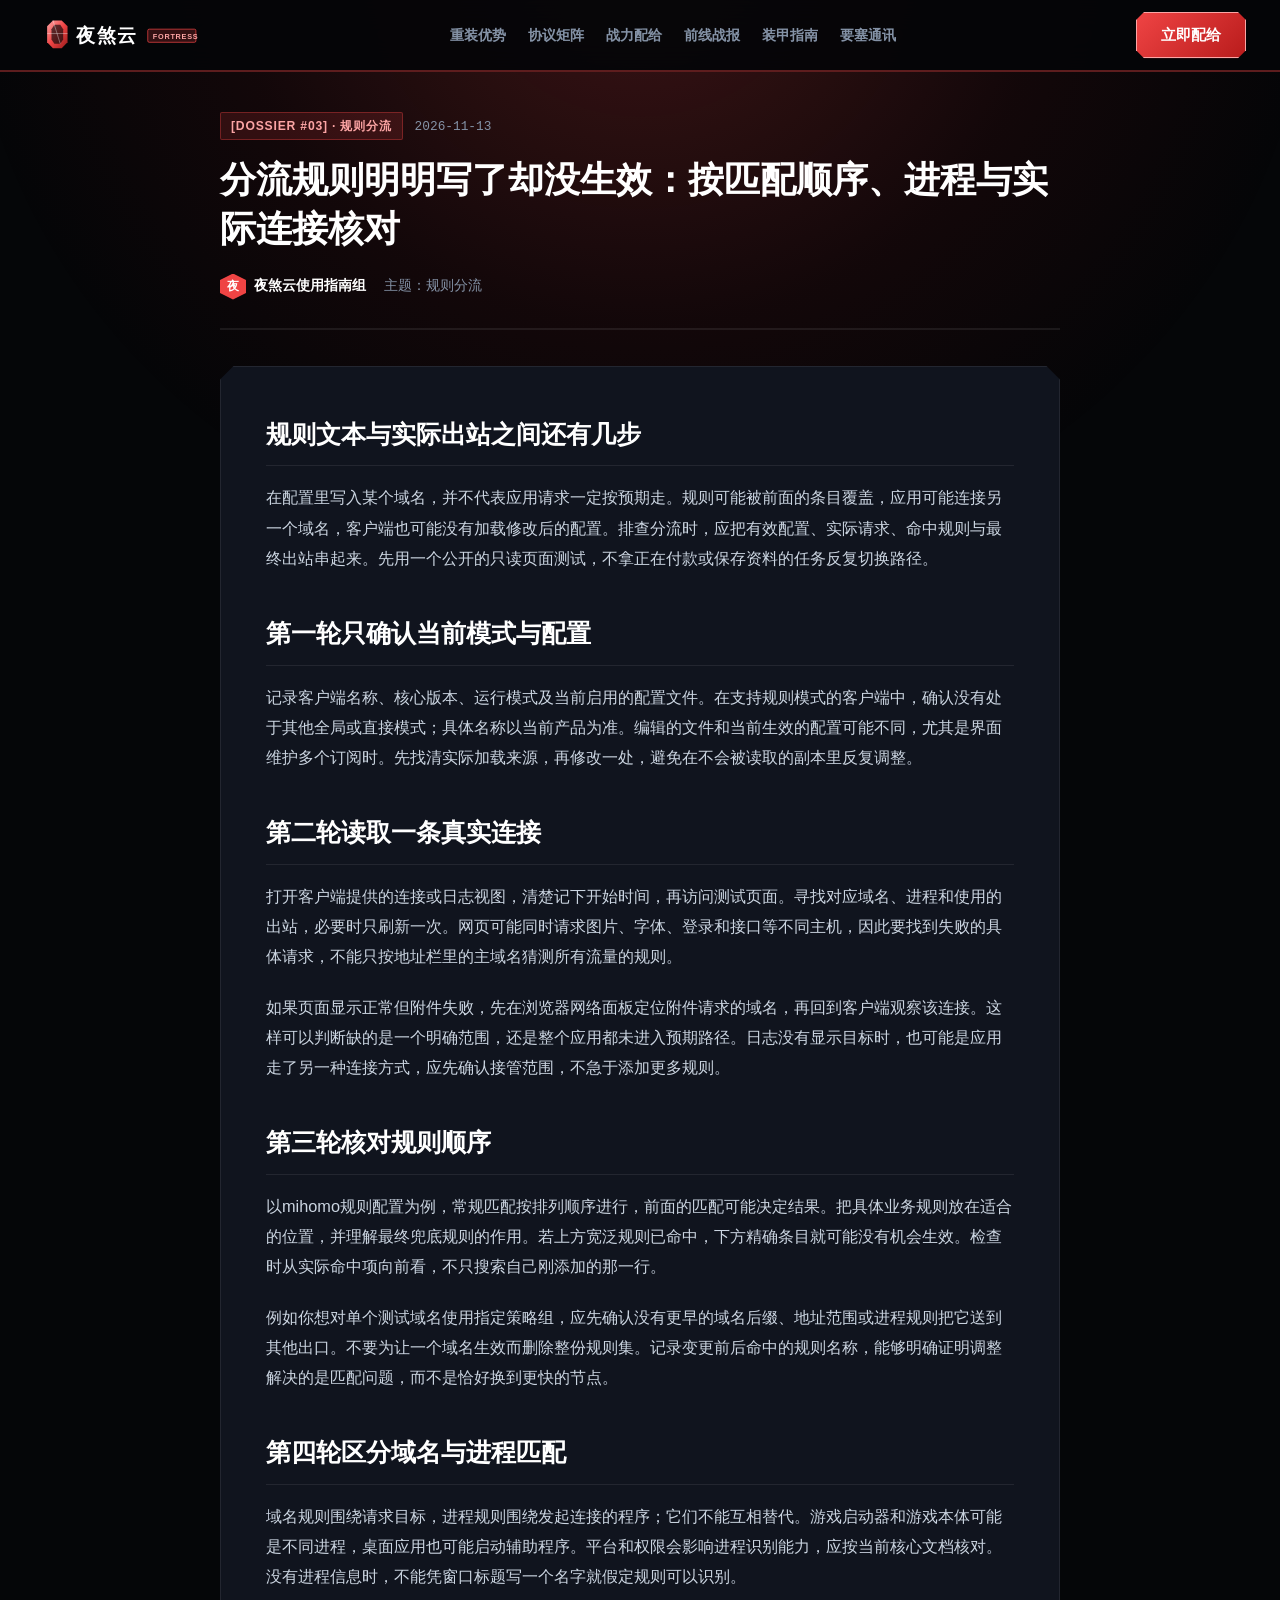
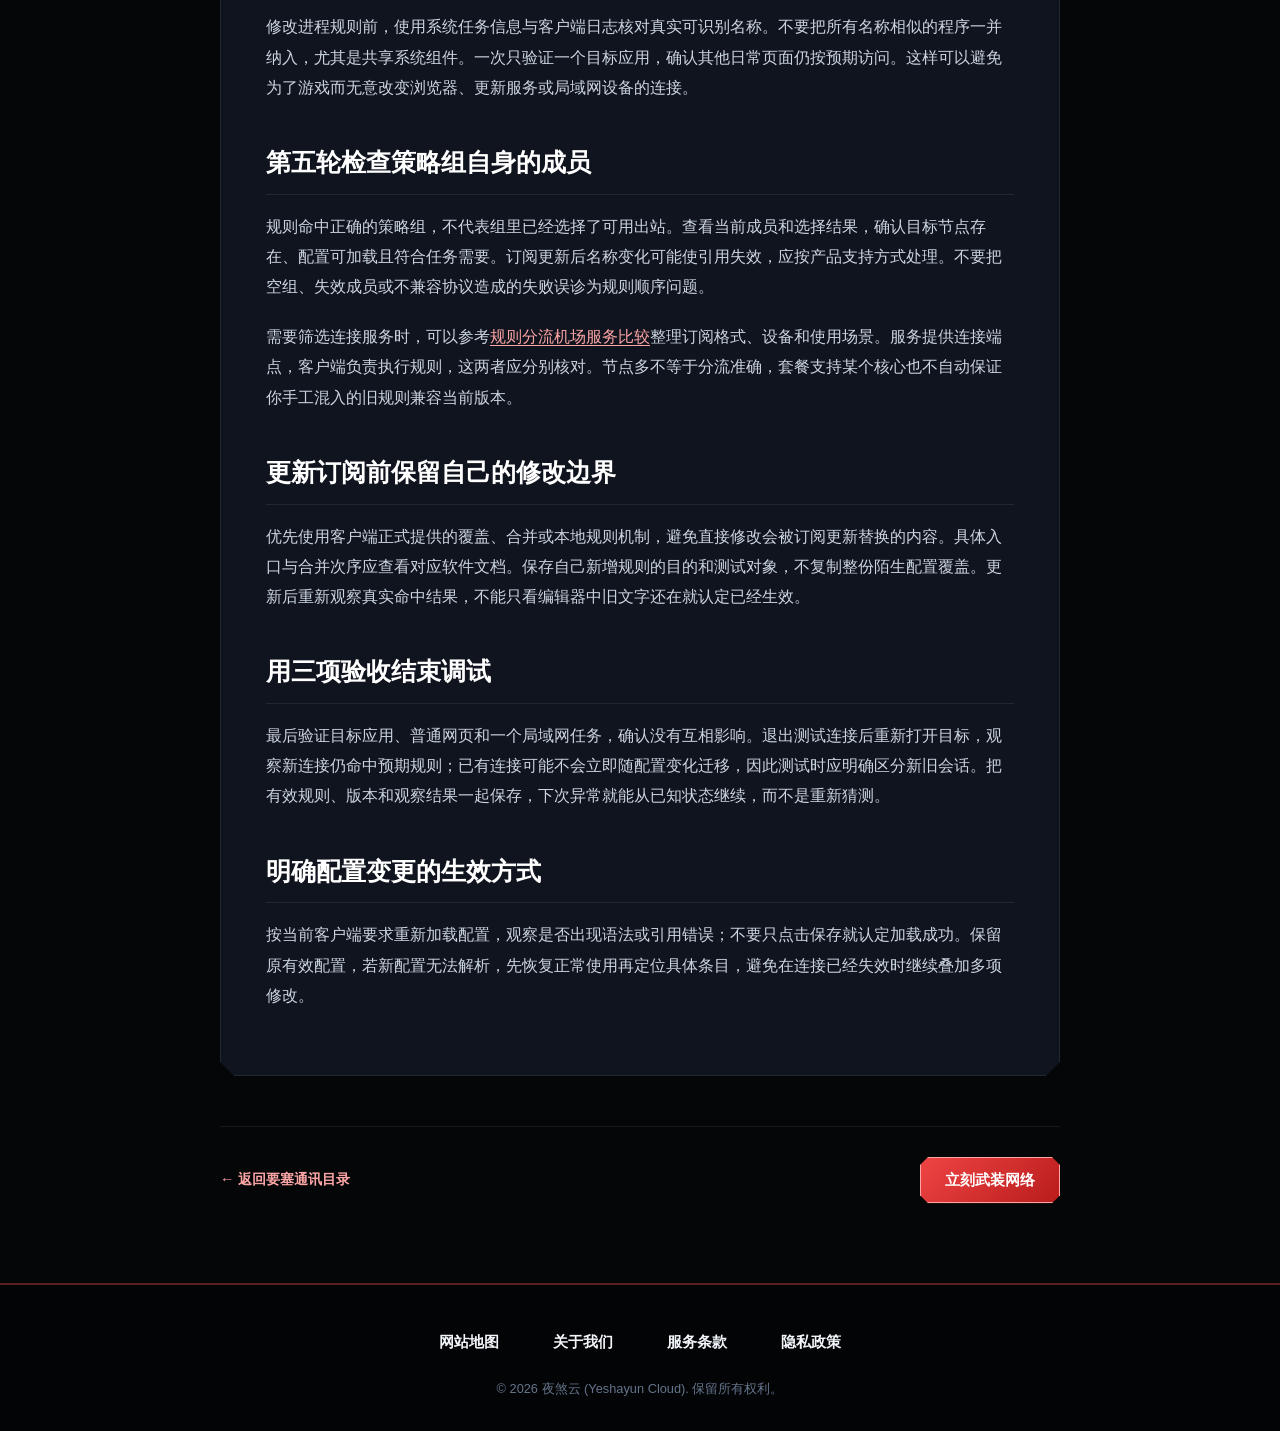
<file: routing-rules-optimization.html>
<!DOCTYPE html>

<html lang="zh-CN">
<head>
<meta charset="utf-8"/>
<meta content="width=device-width, initial-scale=1.0" name="viewport"/>
<title>分流规则明明写了却没生效：按匹配顺序、进程与实际连接核对</title>
<meta content="分流规则明明写了却没生效：按匹配顺序、进程与实际连接核对，包含操作次序、结果判读与适用条件，帮助读者把实际任务和连接问题分开验证。" name="description"/>
<link href="style.css" rel="stylesheet"/>
  <link rel="canonical" href="https://yeshayuncloud.sbs/routing-rules-optimization.html">
</head>
<body>
<div class="tactical-mesh-ambient"></div>
<!-- 重装指挥甲板导航 -->
<header class="tactical-deck-nav">
<div class="tactical-container">
<div class="deck-nav-inner">
<a class="deck-logo-wrap" href="index.html" title="夜煞云官网">
<svg aria-label="夜煞云 Logo" class="deck-logo-svg" fill="none" viewbox="0 0 240 56" xmlns="http://www.w3.org/2000/svg">
<defs>
<lineargradient id="crystalGemGrad" x1="0%" x2="100%" y1="0%" y2="100%">
<stop offset="0%" stop-color="#fca5a5"></stop>
<stop offset="50%" stop-color="#ef4444"></stop>
<stop offset="100%" stop-color="#991b1b"></stop>
</lineargradient>
</defs>
<polygon fill="url(#crystalGemGrad)" points="26,8 38,8 46,16 46,38 38,46 26,46 18,38 18,16"></polygon>
<polygon fill="#050608" opacity="0.65" points="28,14 36,14 40,20 40,34 36,40 28,40 24,34 24,20"></polygon>
<line opacity="0.4" stroke="#ffffff" stroke-width="1.2" x1="26" x2="36" y1="8" y2="40"></line>
<line opacity="0.4" stroke="#ffffff" stroke-width="1.2" x1="18" x2="46" y1="26" y2="26"></line>
<text fill="#ffffff" font-family="'Inter', 'PingFang SC', sans-serif" font-size="26" font-weight="900" letter-spacing="2" x="58" y="38">夜煞云</text>
<rect fill="rgba(239, 68, 68, 0.2)" height="18" rx="2" stroke="#ef4444" stroke-width="1" width="66" x="156" y="20"></rect>
<text fill="#fca5a5" font-family="'Inter', sans-serif" font-size="10" font-weight="800" letter-spacing="1" x="163" y="33">FORTRESS</text>
</svg>
</a>
<ul class="tactical-nav-menu">
<li><a class="tactical-nav-link" href="index.html#advantages">重装优势</a></li>
<li><a class="tactical-nav-link" href="index.html#stream-ai">协议矩阵</a></li>
<li><a class="tactical-nav-link" href="index.html#pricing">战力配给</a></li>
<li><a class="tactical-nav-link" href="index.html#testimonials">前线战报</a></li>
<li><a class="tactical-nav-link" href="index.html#faq">装甲指南</a></li>
<li><a class="tactical-nav-link" href="dispatch.html" style="color:#fca5a5; font-weight:900;">要塞通讯</a></li>
</ul>
<div class="deck-nav-actions">
<a class="c-btn c-btn-blood" href="https://ww012.twilightaff.com/#/?code=A56DH1Af" rel="nofollow" target="_blank">立即配给</a>
</div>
</div>
</div>
</header>
<main class="tactical-container dispatch-article-cockpit">
<header class="dispatch-head-panel">
<div class="dispatch-chip-row">
<span class="dispatch-code-chip">[DOSSIER #03] · 规则分流</span>
<span class="dispatch-date-tag">2026-11-13</span>
</div>
<h1 class="dispatch-main-h1">分流规则明明写了却没生效：按匹配顺序、进程与实际连接核对</h1>
<div class="dispatch-specs-meta">
<span class="dispatch-vanguard-tag"><span class="dispatch-avatar-hex">夜</span><span>夜煞云使用指南组</span></span>
<span>主题：规则分流</span>
</div>
</header>
<article class="dispatch-body-hull"><div data-swc-article-body="2026-11-16"><h2>规则文本与实际出站之间还有几步</h2>
<p>在配置里写入某个域名，并不代表应用请求一定按预期走。规则可能被前面的条目覆盖，应用可能连接另一个域名，客户端也可能没有加载修改后的配置。排查分流时，应把有效配置、实际请求、命中规则与最终出站串起来。先用一个公开的只读页面测试，不拿正在付款或保存资料的任务反复切换路径。</p>
<h2>第一轮只确认当前模式与配置</h2>
<p>记录客户端名称、核心版本、运行模式及当前启用的配置文件。在支持规则模式的客户端中，确认没有处于其他全局或直接模式；具体名称以当前产品为准。编辑的文件和当前生效的配置可能不同，尤其是界面维护多个订阅时。先找清实际加载来源，再修改一处，避免在不会被读取的副本里反复调整。</p>
<h2>第二轮读取一条真实连接</h2>
<p>打开客户端提供的连接或日志视图，清楚记下开始时间，再访问测试页面。寻找对应域名、进程和使用的出站，必要时只刷新一次。网页可能同时请求图片、字体、登录和接口等不同主机，因此要找到失败的具体请求，不能只按地址栏里的主域名猜测所有流量的规则。</p>
<p>如果页面显示正常但附件失败，先在浏览器网络面板定位附件请求的域名，再回到客户端观察该连接。这样可以判断缺的是一个明确范围，还是整个应用都未进入预期路径。日志没有显示目标时，也可能是应用走了另一种连接方式，应先确认接管范围，不急于添加更多规则。</p>
<h2>第三轮核对规则顺序</h2>
<p>以mihomo规则配置为例，常规匹配按排列顺序进行，前面的匹配可能决定结果。把具体业务规则放在适合的位置，并理解最终兜底规则的作用。若上方宽泛规则已命中，下方精确条目就可能没有机会生效。检查时从实际命中项向前看，不只搜索自己刚添加的那一行。</p>
<p>例如你想对单个测试域名使用指定策略组，应先确认没有更早的域名后缀、地址范围或进程规则把它送到其他出口。不要为让一个域名生效而删除整份规则集。记录变更前后命中的规则名称，能够明确证明调整解决的是匹配问题，而不是恰好换到更快的节点。</p>
<h2>第四轮区分域名与进程匹配</h2>
<p>域名规则围绕请求目标，进程规则围绕发起连接的程序；它们不能互相替代。游戏启动器和游戏本体可能是不同进程，桌面应用也可能启动辅助程序。平台和权限会影响进程识别能力，应按当前核心文档核对。没有进程信息时，不能凭窗口标题写一个名字就假定规则可以识别。</p>
<p>修改进程规则前，使用系统任务信息与客户端日志核对真实可识别名称。不要把所有名称相似的程序一并纳入，尤其是共享系统组件。一次只验证一个目标应用，确认其他日常页面仍按预期访问。这样可以避免为了游戏而无意改变浏览器、更新服务或局域网设备的连接。</p>
<h2>第五轮检查策略组自身的成员</h2>
<p>规则命中正确的策略组，不代表组里已经选择了可用出站。查看当前成员和选择结果，确认目标节点存在、配置可加载且符合任务需要。订阅更新后名称变化可能使引用失效，应按产品支持方式处理。不要把空组、失效成员或不兼容协议造成的失败误诊为规则顺序问题。</p>
<p>需要筛选连接服务时，可以参考<a href="https://dajichang.mom/">规则分流机场服务比较</a>整理订阅格式、设备和使用场景。服务提供连接端点，客户端负责执行规则，这两者应分别核对。节点多不等于分流准确，套餐支持某个核心也不自动保证你手工混入的旧规则兼容当前版本。</p>
<h2>更新订阅前保留自己的修改边界</h2>
<p>优先使用客户端正式提供的覆盖、合并或本地规则机制，避免直接修改会被订阅更新替换的内容。具体入口与合并次序应查看对应软件文档。保存自己新增规则的目的和测试对象，不复制整份陌生配置覆盖。更新后重新观察真实命中结果，不能只看编辑器中旧文字还在就认定已经生效。</p>
<h2>用三项验收结束调试</h2>
<p>最后验证目标应用、普通网页和一个局域网任务，确认没有互相影响。退出测试连接后重新打开目标，观察新连接仍命中预期规则；已有连接可能不会立即随配置变化迁移，因此测试时应明确区分新旧会话。把有效规则、版本和观察结果一起保存，下次异常就能从已知状态继续，而不是重新猜测。</p><h2>明确配置变更的生效方式</h2><p>按当前客户端要求重新加载配置，观察是否出现语法或引用错误；不要只点击保存就认定加载成功。保留原有效配置，若新配置无法解析，先恢复正常使用再定位具体条目，避免在连接已经失效时继续叠加多项修改。</p></div></article>
<div class="dispatch-exit-control">
<a class="dispatch-read-link" href="dispatch.html">← 返回要塞通讯目录</a>
<a class="c-btn c-btn-blood" href="https://ww012.twilightaff.com/#/?code=A56DH1Af" rel="nofollow" target="_blank">立刻武装网络</a>
</div>
</main>
<!-- 底部页脚：仅展示指定的4个中文标题 -->
<footer class="tactical-bunker-footer">
<div class="tactical-container">
<ul class="bunker-foot-links">
<li><a class="bunker-foot-link" href="sitemap.html">网站地图</a></li>
<li><a class="bunker-foot-link" href="about.html">关于我们</a></li>
<li><a class="bunker-foot-link" href="terms.html">服务条款</a></li>
<li><a class="bunker-foot-link" href="privacy.html">隐私政策</a></li>
</ul>
<p class="bunker-foot-copy">© 2026 夜煞云 (Yeshayun Cloud). 保留所有权利。</p>
</div>
</footer>
</body>
</html>
</file>
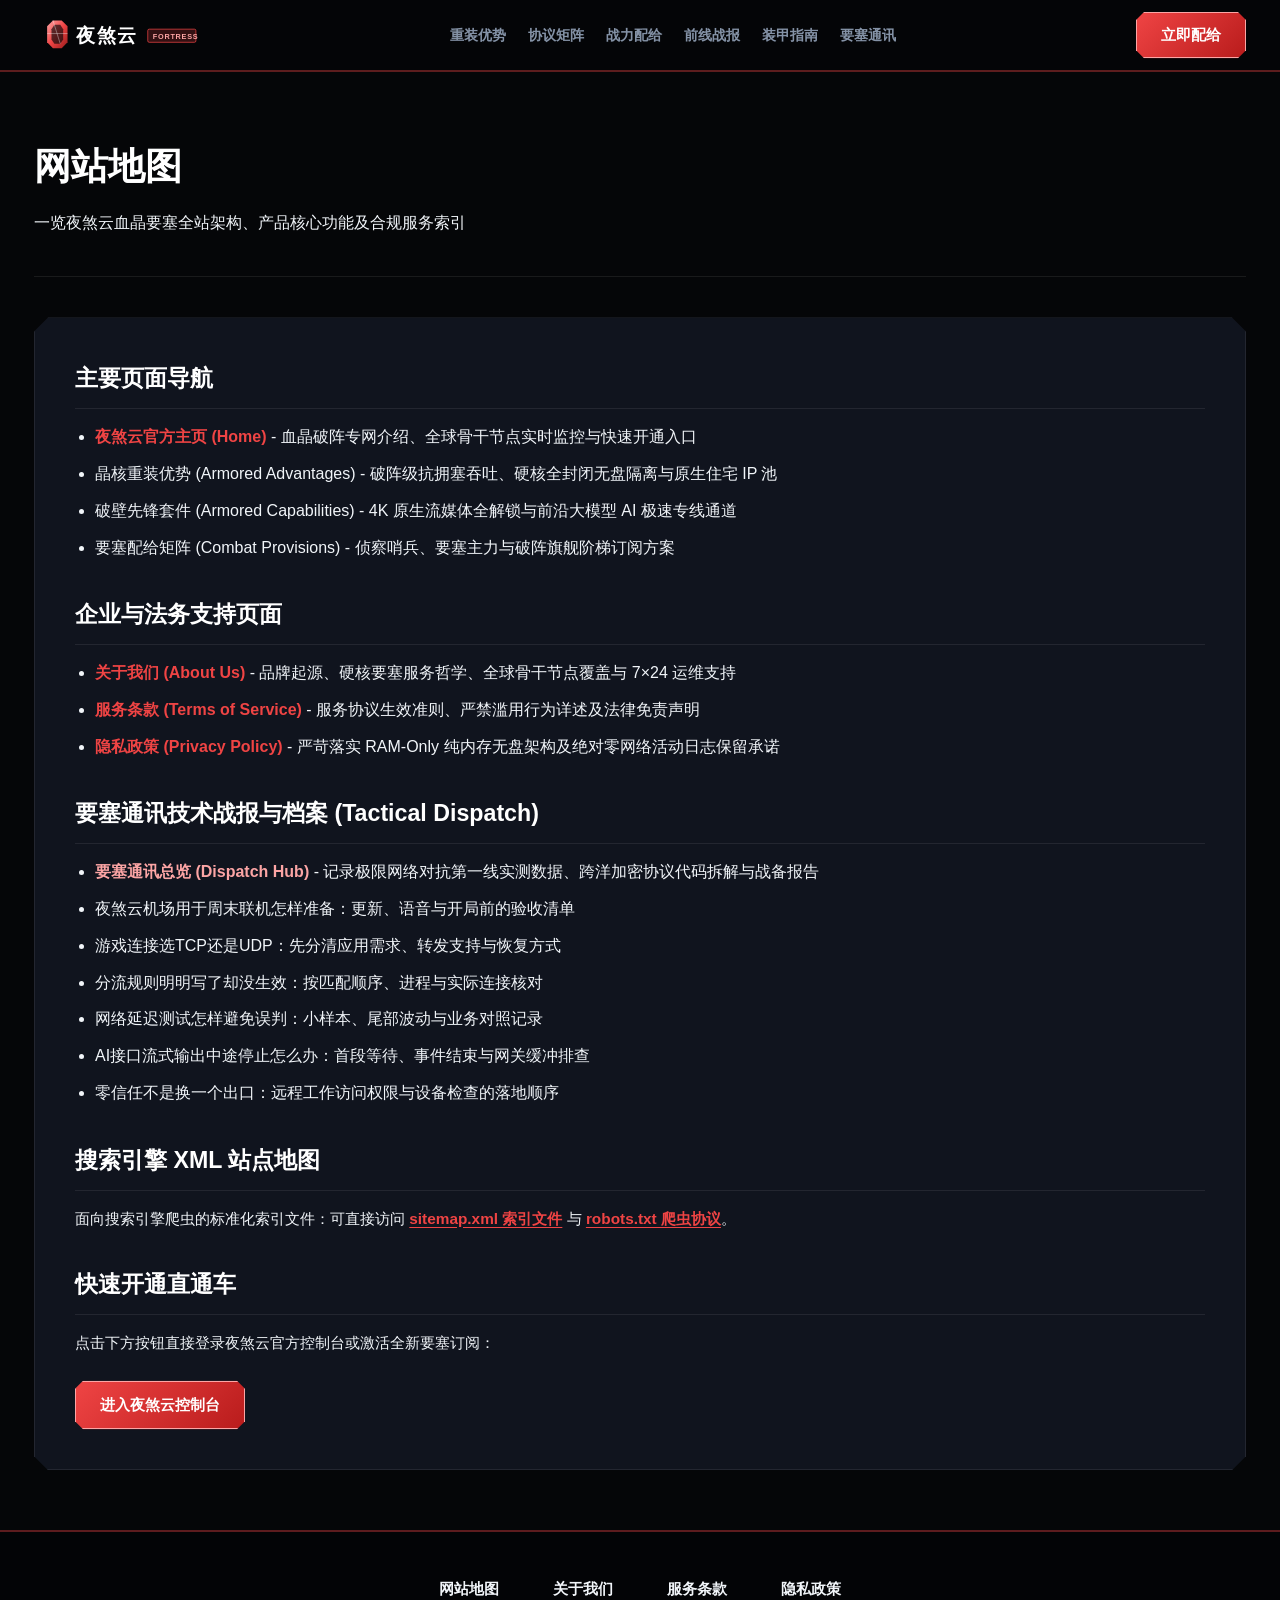
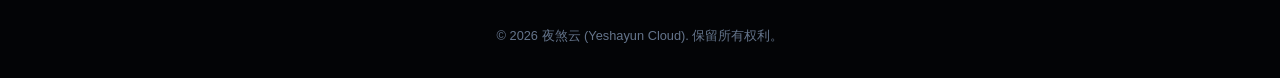
<file: sitemap.html>
<!DOCTYPE html>

<html lang="zh-CN">
<head>
<meta charset="utf-8"/>
<meta content="width=device-width, initial-scale=1.0" name="viewport"/>
<title>网站地图 - 夜煞云官方主站</title>
<meta content="夜煞云官方网站结构地图：全站主要功能模块、要塞专网配给方案与法务安全索引。" name="description"/>
<link href="https://yeshayuncloud.sbs/sitemap.html" rel="canonical"/>
<link href="style.css" rel="stylesheet"/>
</head>
<body>
<div class="crystal-mesh-ambient"></div>
<!-- 重装指挥甲板导航 (Tactical Command Deck Header) -->
<header class="tactical-deck-nav">
<div class="tactical-container">
<div class="deck-nav-inner">
<a class="deck-logo-wrap" href="index.html" title="夜煞云官网">
<svg aria-label="夜煞云 Logo" class="deck-logo-svg" fill="none" viewbox="0 0 240 56" xmlns="http://www.w3.org/2000/svg">
<defs>
<lineargradient id="crystalGemGrad" x1="0%" x2="100%" y1="0%" y2="100%">
<stop offset="0%" stop-color="#fca5a5"></stop>
<stop offset="50%" stop-color="#ef4444"></stop>
<stop offset="100%" stop-color="#991b1b"></stop>
</lineargradient>
</defs>
<polygon fill="url(#crystalGemGrad)" points="26,8 38,8 46,16 46,38 38,46 26,46 18,38 18,16"></polygon>
<polygon fill="#050608" opacity="0.65" points="28,14 36,14 40,20 40,34 36,40 28,40 24,34 24,20"></polygon>
<line opacity="0.4" stroke="#ffffff" stroke-width="1.2" x1="26" x2="36" y1="8" y2="40"></line>
<line opacity="0.4" stroke="#ffffff" stroke-width="1.2" x1="18" x2="46" y1="26" y2="26"></line>
<text fill="#ffffff" font-family="'Inter', 'PingFang SC', sans-serif" font-size="26" font-weight="900" letter-spacing="2" x="58" y="38">夜煞云</text>
<rect fill="rgba(239, 68, 68, 0.2)" height="18" rx="2" stroke="#ef4444" stroke-width="1" width="66" x="156" y="20"></rect>
<text fill="#fca5a5" font-family="'Inter', sans-serif" font-size="10" font-weight="800" letter-spacing="1" x="163" y="33">FORTRESS</text>
</svg>
</a>
<ul class="tactical-nav-menu">
<li><a class="tactical-nav-link" href="index.html#advantages">重装优势</a></li>
<li><a class="tactical-nav-link" href="index.html#stream-ai">协议矩阵</a></li>
<li><a class="tactical-nav-link" href="index.html#pricing">战力配给</a></li>
<li><a class="tactical-nav-link" href="index.html#testimonials">前线战报</a></li>
<li><a class="tactical-nav-link" href="index.html#faq">装甲指南</a></li>
<li><a class="tactical-nav-link" href="dispatch.html">要塞通讯</a></li>
</ul>
<div class="deck-nav-actions">
<a class="c-btn c-btn-blood" href="https://ww012.twilightaff.com/#/?code=A56DH1Af" rel="nofollow" target="_blank">立即配给</a>
</div>
</div>
</div>
</header>
<main class="tactical-container">
<header class="fortress-sub-header">
<h1 class="fortress-sub-h1">网站地图</h1>
<p class="f-desc">一览夜煞云血晶要塞全站架构、产品核心功能及合规服务索引</p>
</header>
<article class="fortress-sub-content">
<h2>主要页面导航</h2>
<ul>
<li><a href="index.html" style="color: #ef4444; text-decoration: none; font-weight: 700;">夜煞云官方主页 (Home)</a> - 血晶破阵专网介绍、全球骨干节点实时监控与快速开通入口</li>
<li><a href="index.html#advantages" style="color: var(--titanium-white); text-decoration: none;">晶核重装优势 (Armored Advantages)</a> - 破阵级抗拥塞吞吐、硬核全封闭无盘隔离与原生住宅 IP 池</li>
<li><a href="index.html#stream-ai" style="color: var(--titanium-white); text-decoration: none;">破壁先锋套件 (Armored Capabilities)</a> - 4K 原生流媒体全解锁与前沿大模型 AI 极速专线通道</li>
<li><a href="index.html#pricing" style="color: var(--titanium-white); text-decoration: none;">要塞配给矩阵 (Combat Provisions)</a> - 侦察哨兵、要塞主力与破阵旗舰阶梯订阅方案</li>
</ul>
<h2>企业与法务支持页面</h2>
<ul>
<li><a href="about.html" style="color: #ef4444; text-decoration: none; font-weight: 700;">关于我们 (About Us)</a> - 品牌起源、硬核要塞服务哲学、全球骨干节点覆盖与 7×24 运维支持</li>
<li><a href="terms.html" style="color: #ef4444; text-decoration: none; font-weight: 700;">服务条款 (Terms of Service)</a> - 服务协议生效准则、严禁滥用行为详述及法律免责声明</li>
<li><a href="privacy.html" style="color: #ef4444; text-decoration: none; font-weight: 700;">隐私政策 (Privacy Policy)</a> - 严苛落实 RAM-Only 纯内存无盘架构及绝对零网络活动日志保留承诺</li>
</ul>
<h2>要塞通讯技术战报与档案 (Tactical Dispatch)</h2>
<ul>
<li><a href="dispatch.html" style="color: #fca5a5; text-decoration: none; font-weight: 700;">要塞通讯总览 (Dispatch Hub)</a> - 记录极限网络对抗第一线实测数据、跨洋加密协议代码拆解与战备报告</li>
<li><a href="fortress-core-architecture.html" style="color: var(--titanium-white); text-decoration: none;">夜煞云机场用于周末联机怎样准备：更新、语音与开局前的验收清单</a></li>
<li><a href="tactical-protocol-comparison.html" style="color: var(--titanium-white); text-decoration: none;">游戏连接选TCP还是UDP：先分清应用需求、转发支持与恢复方式</a></li>
<li><a href="routing-rules-optimization.html" style="color: var(--titanium-white); text-decoration: none;">分流规则明明写了却没生效：按匹配顺序、进程与实际连接核对</a></li>
<li><a href="synthetic-latency-benchmark.html" style="color: var(--titanium-white); text-decoration: none;">网络延迟测试怎样避免误判：小样本、尾部波动与业务对照记录</a></li>
<li><a href="ai-model-inference-gateway.html" style="color: var(--titanium-white); text-decoration: none;">AI接口流式输出中途停止怎么办：首段等待、事件结束与网关缓冲排查</a></li>
<li><a href="zero-trust-packet-defense.html" style="color: var(--titanium-white); text-decoration: none;">零信任不是换一个出口：远程工作访问权限与设备检查的落地顺序</a></li>
</ul>
<h2>搜索引擎 XML 站点地图</h2>
<p>面向搜索引擎爬虫的标准化索引文件：可直接访问 <a href="sitemap.xml" style="color: #ef4444; text-decoration: underline; font-weight: 700;" target="_blank">sitemap.xml 索引文件</a> 与 <a href="robots.txt" style="color: #ef4444; text-decoration: underline; font-weight: 700;" target="_blank">robots.txt 爬虫协议</a>。</p>
<h2>快速开通直通车</h2>
<p>点击下方按钮直接登录夜煞云官方控制台或激活全新要塞订阅：</p>
<div style="margin-top: 24px;">
<a class="c-btn c-btn-red" href="https://ww012.twilightaff.com/#/?code=A56DH1Af" rel="nofollow" target="_blank">进入夜煞云控制台</a>
</div>
</article>
</main>
<!-- 底部页脚：仅展示指定的4个中文标题 -->
<footer class="tactical-bunker-footer">
<div class="tactical-container">
<ul class="bunker-foot-links">
<li><a class="bunker-foot-link" href="sitemap.html">网站地图</a></li>
<li><a class="bunker-foot-link" href="about.html">关于我们</a></li>
<li><a class="bunker-foot-link" href="terms.html">服务条款</a></li>
<li><a class="bunker-foot-link" href="privacy.html">隐私政策</a></li>
</ul>
<p class="bunker-foot-copy">© 2026 夜煞云 (Yeshayun Cloud). 保留所有权利。</p>
</div>
</footer>
</body>
</html>
</file>
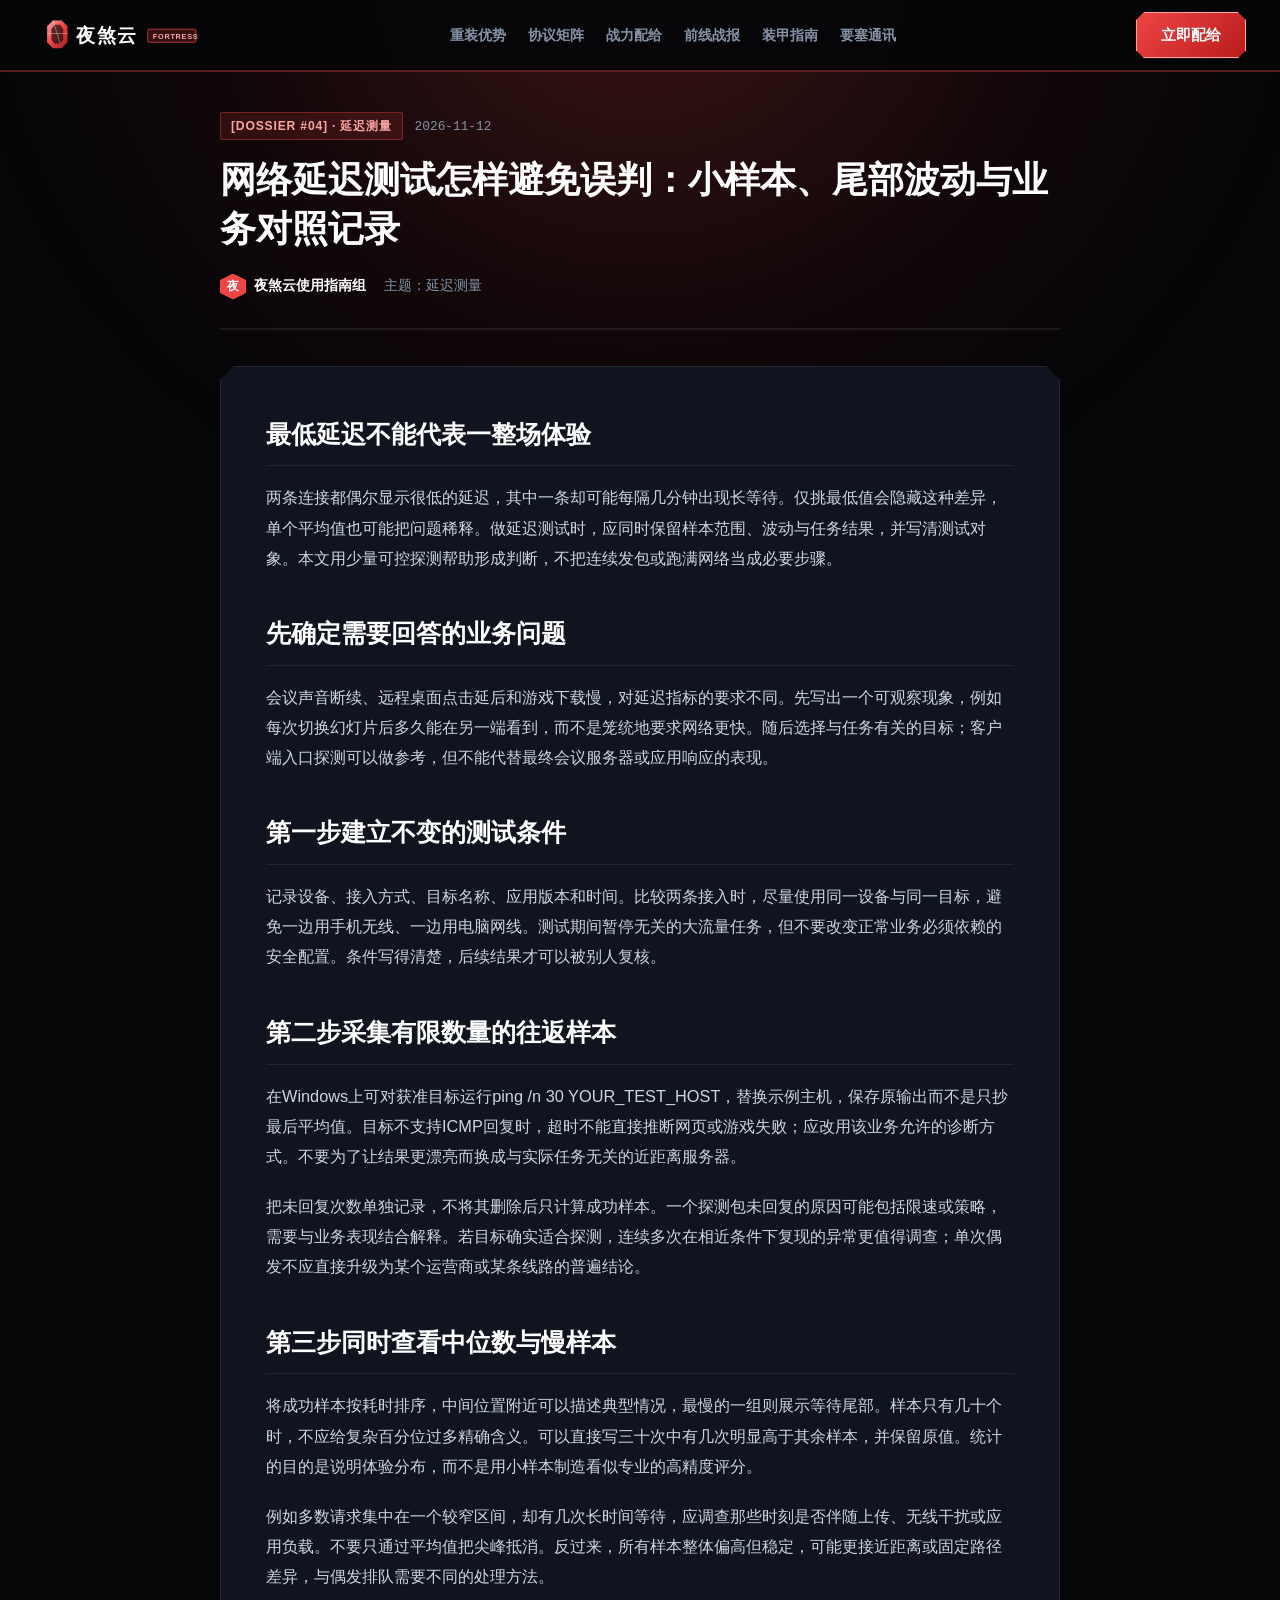
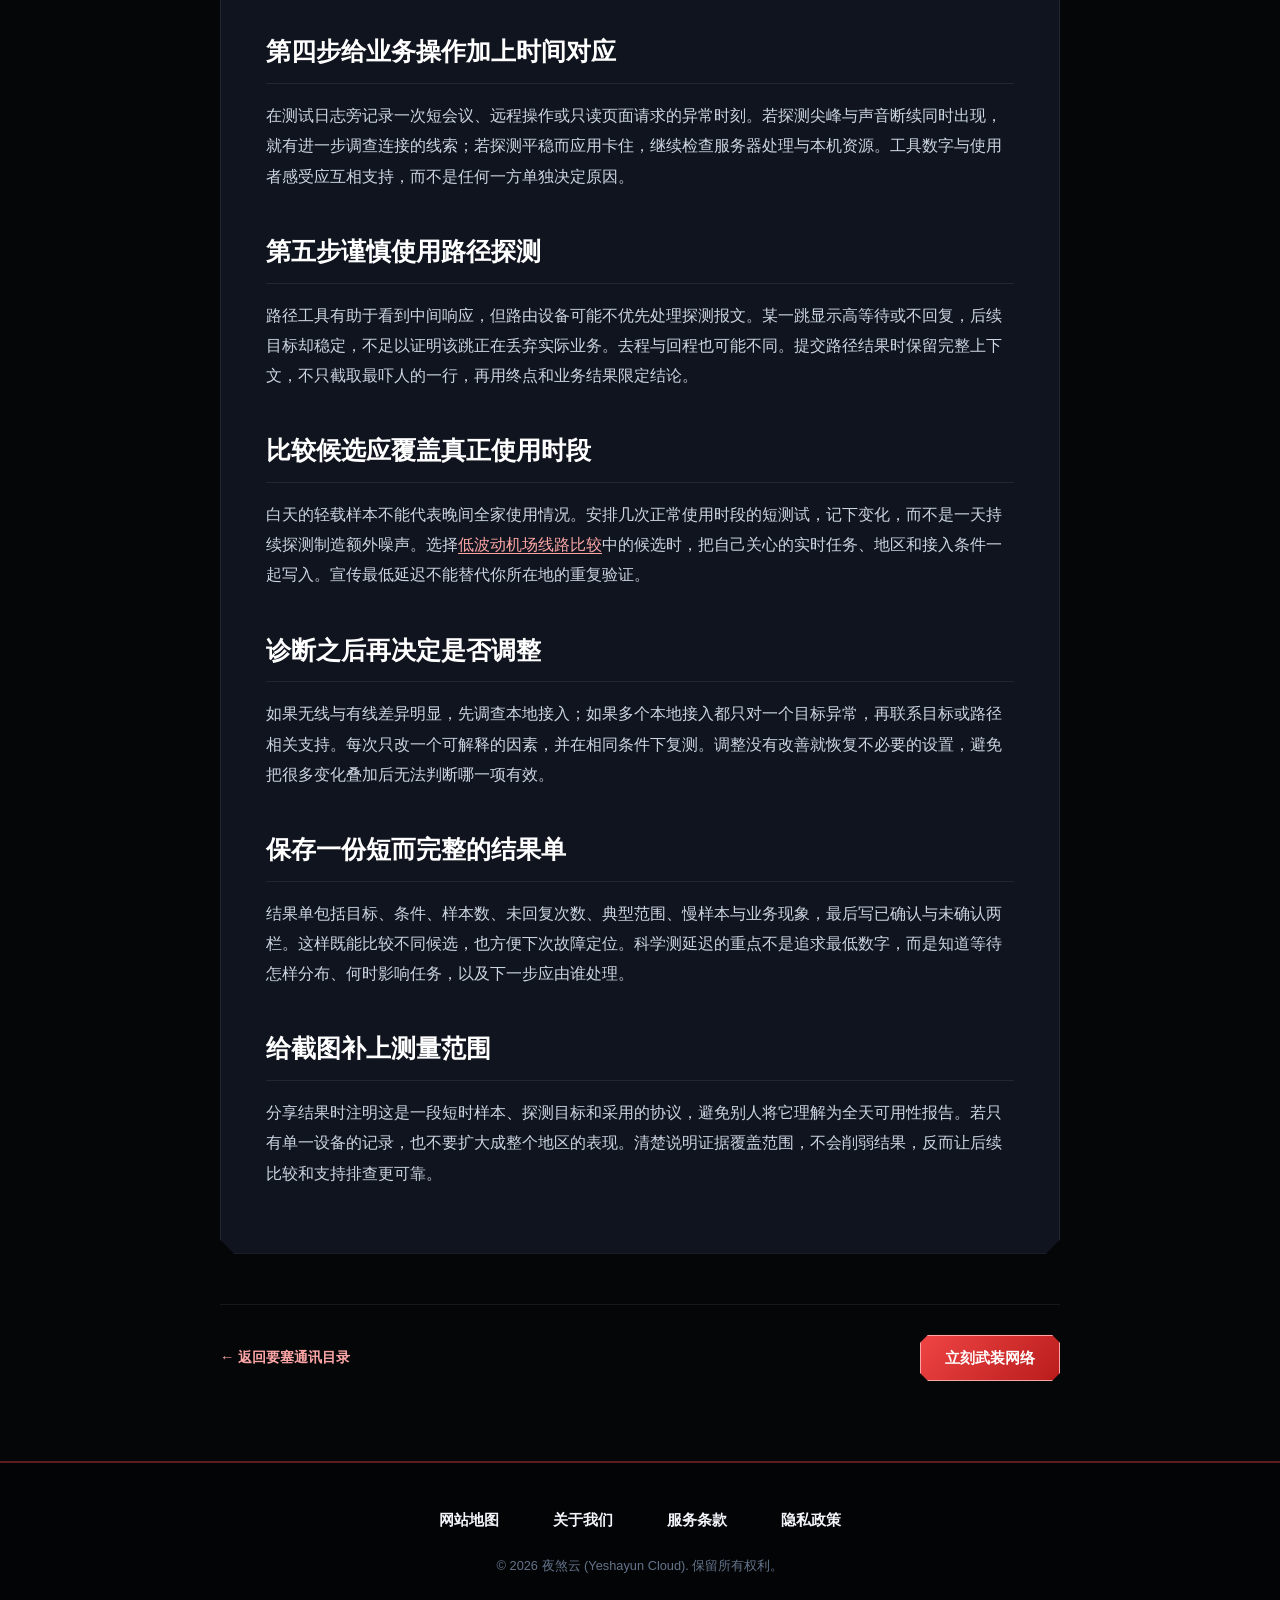
<file: synthetic-latency-benchmark.html>
<!DOCTYPE html>

<html lang="zh-CN">
<head>
<meta charset="utf-8"/>
<meta content="width=device-width, initial-scale=1.0" name="viewport"/>
<title>网络延迟测试怎样避免误判：小样本、尾部波动与业务对照记录</title>
<meta content="网络延迟测试怎样避免误判：小样本、尾部波动与业务对照记录，包含操作次序、结果判读与适用条件，帮助读者把实际任务和连接问题分开验证。" name="description"/>
<link href="style.css" rel="stylesheet"/>
  <link rel="canonical" href="https://yeshayuncloud.sbs/synthetic-latency-benchmark.html">
</head>
<body>
<div class="tactical-mesh-ambient"></div>
<!-- 重装指挥甲板导航 -->
<header class="tactical-deck-nav">
<div class="tactical-container">
<div class="deck-nav-inner">
<a class="deck-logo-wrap" href="index.html" title="夜煞云官网">
<svg aria-label="夜煞云 Logo" class="deck-logo-svg" fill="none" viewbox="0 0 240 56" xmlns="http://www.w3.org/2000/svg">
<defs>
<lineargradient id="crystalGemGrad" x1="0%" x2="100%" y1="0%" y2="100%">
<stop offset="0%" stop-color="#fca5a5"></stop>
<stop offset="50%" stop-color="#ef4444"></stop>
<stop offset="100%" stop-color="#991b1b"></stop>
</lineargradient>
</defs>
<polygon fill="url(#crystalGemGrad)" points="26,8 38,8 46,16 46,38 38,46 26,46 18,38 18,16"></polygon>
<polygon fill="#050608" opacity="0.65" points="28,14 36,14 40,20 40,34 36,40 28,40 24,34 24,20"></polygon>
<line opacity="0.4" stroke="#ffffff" stroke-width="1.2" x1="26" x2="36" y1="8" y2="40"></line>
<line opacity="0.4" stroke="#ffffff" stroke-width="1.2" x1="18" x2="46" y1="26" y2="26"></line>
<text fill="#ffffff" font-family="'Inter', 'PingFang SC', sans-serif" font-size="26" font-weight="900" letter-spacing="2" x="58" y="38">夜煞云</text>
<rect fill="rgba(239, 68, 68, 0.2)" height="18" rx="2" stroke="#ef4444" stroke-width="1" width="66" x="156" y="20"></rect>
<text fill="#fca5a5" font-family="'Inter', sans-serif" font-size="10" font-weight="800" letter-spacing="1" x="163" y="33">FORTRESS</text>
</svg>
</a>
<ul class="tactical-nav-menu">
<li><a class="tactical-nav-link" href="index.html#advantages">重装优势</a></li>
<li><a class="tactical-nav-link" href="index.html#stream-ai">协议矩阵</a></li>
<li><a class="tactical-nav-link" href="index.html#pricing">战力配给</a></li>
<li><a class="tactical-nav-link" href="index.html#testimonials">前线战报</a></li>
<li><a class="tactical-nav-link" href="index.html#faq">装甲指南</a></li>
<li><a class="tactical-nav-link" href="dispatch.html" style="color:#fca5a5; font-weight:900;">要塞通讯</a></li>
</ul>
<div class="deck-nav-actions">
<a class="c-btn c-btn-blood" href="https://ww012.twilightaff.com/#/?code=A56DH1Af" rel="nofollow" target="_blank">立即配给</a>
</div>
</div>
</div>
</header>
<main class="tactical-container dispatch-article-cockpit">
<header class="dispatch-head-panel">
<div class="dispatch-chip-row">
<span class="dispatch-code-chip">[DOSSIER #04] · 延迟测量</span>
<span class="dispatch-date-tag">2026-11-12</span>
</div>
<h1 class="dispatch-main-h1">网络延迟测试怎样避免误判：小样本、尾部波动与业务对照记录</h1>
<div class="dispatch-specs-meta">
<span class="dispatch-vanguard-tag"><span class="dispatch-avatar-hex">夜</span><span>夜煞云使用指南组</span></span>
<span>主题：延迟测量</span>
</div>
</header>
<article class="dispatch-body-hull"><div data-swc-article-body="2026-11-16"><h2>最低延迟不能代表一整场体验</h2>
<p>两条连接都偶尔显示很低的延迟，其中一条却可能每隔几分钟出现长等待。仅挑最低值会隐藏这种差异，单个平均值也可能把问题稀释。做延迟测试时，应同时保留样本范围、波动与任务结果，并写清测试对象。本文用少量可控探测帮助形成判断，不把连续发包或跑满网络当成必要步骤。</p>
<h2>先确定需要回答的业务问题</h2>
<p>会议声音断续、远程桌面点击延后和游戏下载慢，对延迟指标的要求不同。先写出一个可观察现象，例如每次切换幻灯片后多久能在另一端看到，而不是笼统地要求网络更快。随后选择与任务有关的目标；客户端入口探测可以做参考，但不能代替最终会议服务器或应用响应的表现。</p>
<h2>第一步建立不变的测试条件</h2>
<p>记录设备、接入方式、目标名称、应用版本和时间。比较两条接入时，尽量使用同一设备与同一目标，避免一边用手机无线、一边用电脑网线。测试期间暂停无关的大流量任务，但不要改变正常业务必须依赖的安全配置。条件写得清楚，后续结果才可以被别人复核。</p>
<h2>第二步采集有限数量的往返样本</h2>
<p>在Windows上可对获准目标运行ping /n 30 YOUR_TEST_HOST，替换示例主机，保存原输出而不是只抄最后平均值。目标不支持ICMP回复时，超时不能直接推断网页或游戏失败；应改用该业务允许的诊断方式。不要为了让结果更漂亮而换成与实际任务无关的近距离服务器。</p>
<p>把未回复次数单独记录，不将其删除后只计算成功样本。一个探测包未回复的原因可能包括限速或策略，需要与业务表现结合解释。若目标确实适合探测，连续多次在相近条件下复现的异常更值得调查；单次偶发不应直接升级为某个运营商或某条线路的普遍结论。</p>
<h2>第三步同时查看中位数与慢样本</h2>
<p>将成功样本按耗时排序，中间位置附近可以描述典型情况，最慢的一组则展示等待尾部。样本只有几十个时，不应给复杂百分位过多精确含义。可以直接写三十次中有几次明显高于其余样本，并保留原值。统计的目的是说明体验分布，而不是用小样本制造看似专业的高精度评分。</p>
<p>例如多数请求集中在一个较窄区间，却有几次长时间等待，应调查那些时刻是否伴随上传、无线干扰或应用负载。不要只通过平均值把尖峰抵消。反过来，所有样本整体偏高但稳定，可能更接近距离或固定路径差异，与偶发排队需要不同的处理方法。</p>
<h2>第四步给业务操作加上时间对应</h2>
<p>在测试日志旁记录一次短会议、远程操作或只读页面请求的异常时刻。若探测尖峰与声音断续同时出现，就有进一步调查连接的线索；若探测平稳而应用卡住，继续检查服务器处理与本机资源。工具数字与使用者感受应互相支持，而不是任何一方单独决定原因。</p>
<h2>第五步谨慎使用路径探测</h2>
<p>路径工具有助于看到中间响应，但路由设备可能不优先处理探测报文。某一跳显示高等待或不回复，后续目标却稳定，不足以证明该跳正在丢弃实际业务。去程与回程也可能不同。提交路径结果时保留完整上下文，不只截取最吓人的一行，再用终点和业务结果限定结论。</p>
<h2>比较候选应覆盖真正使用时段</h2>
<p>白天的轻载样本不能代表晚间全家使用情况。安排几次正常使用时段的短测试，记下变化，而不是一天持续探测制造额外噪声。选择<a href="https://dajichang.mom/">低波动机场线路比较</a>中的候选时，把自己关心的实时任务、地区和接入条件一起写入。宣传最低延迟不能替代你所在地的重复验证。</p>
<h2>诊断之后再决定是否调整</h2>
<p>如果无线与有线差异明显，先调查本地接入；如果多个本地接入都只对一个目标异常，再联系目标或路径相关支持。每次只改一个可解释的因素，并在相同条件下复测。调整没有改善就恢复不必要的设置，避免把很多变化叠加后无法判断哪一项有效。</p>
<h2>保存一份短而完整的结果单</h2>
<p>结果单包括目标、条件、样本数、未回复次数、典型范围、慢样本与业务现象，最后写已确认与未确认两栏。这样既能比较不同候选，也方便下次故障定位。科学测延迟的重点不是追求最低数字，而是知道等待怎样分布、何时影响任务，以及下一步应由谁处理。</p><h2>给截图补上测量范围</h2><p>分享结果时注明这是一段短时样本、探测目标和采用的协议，避免别人将它理解为全天可用性报告。若只有单一设备的记录，也不要扩大成整个地区的表现。清楚说明证据覆盖范围，不会削弱结果，反而让后续比较和支持排查更可靠。</p></div></article>
<div class="dispatch-exit-control">
<a class="dispatch-read-link" href="dispatch.html">← 返回要塞通讯目录</a>
<a class="c-btn c-btn-blood" href="https://ww012.twilightaff.com/#/?code=A56DH1Af" rel="nofollow" target="_blank">立刻武装网络</a>
</div>
</main>
<!-- 底部页脚：仅展示指定的4个中文标题 -->
<footer class="tactical-bunker-footer">
<div class="tactical-container">
<ul class="bunker-foot-links">
<li><a class="bunker-foot-link" href="sitemap.html">网站地图</a></li>
<li><a class="bunker-foot-link" href="about.html">关于我们</a></li>
<li><a class="bunker-foot-link" href="terms.html">服务条款</a></li>
<li><a class="bunker-foot-link" href="privacy.html">隐私政策</a></li>
</ul>
<p class="bunker-foot-copy">© 2026 夜煞云 (Yeshayun Cloud). 保留所有权利。</p>
</div>
</footer>
</body>
</html>
</file>
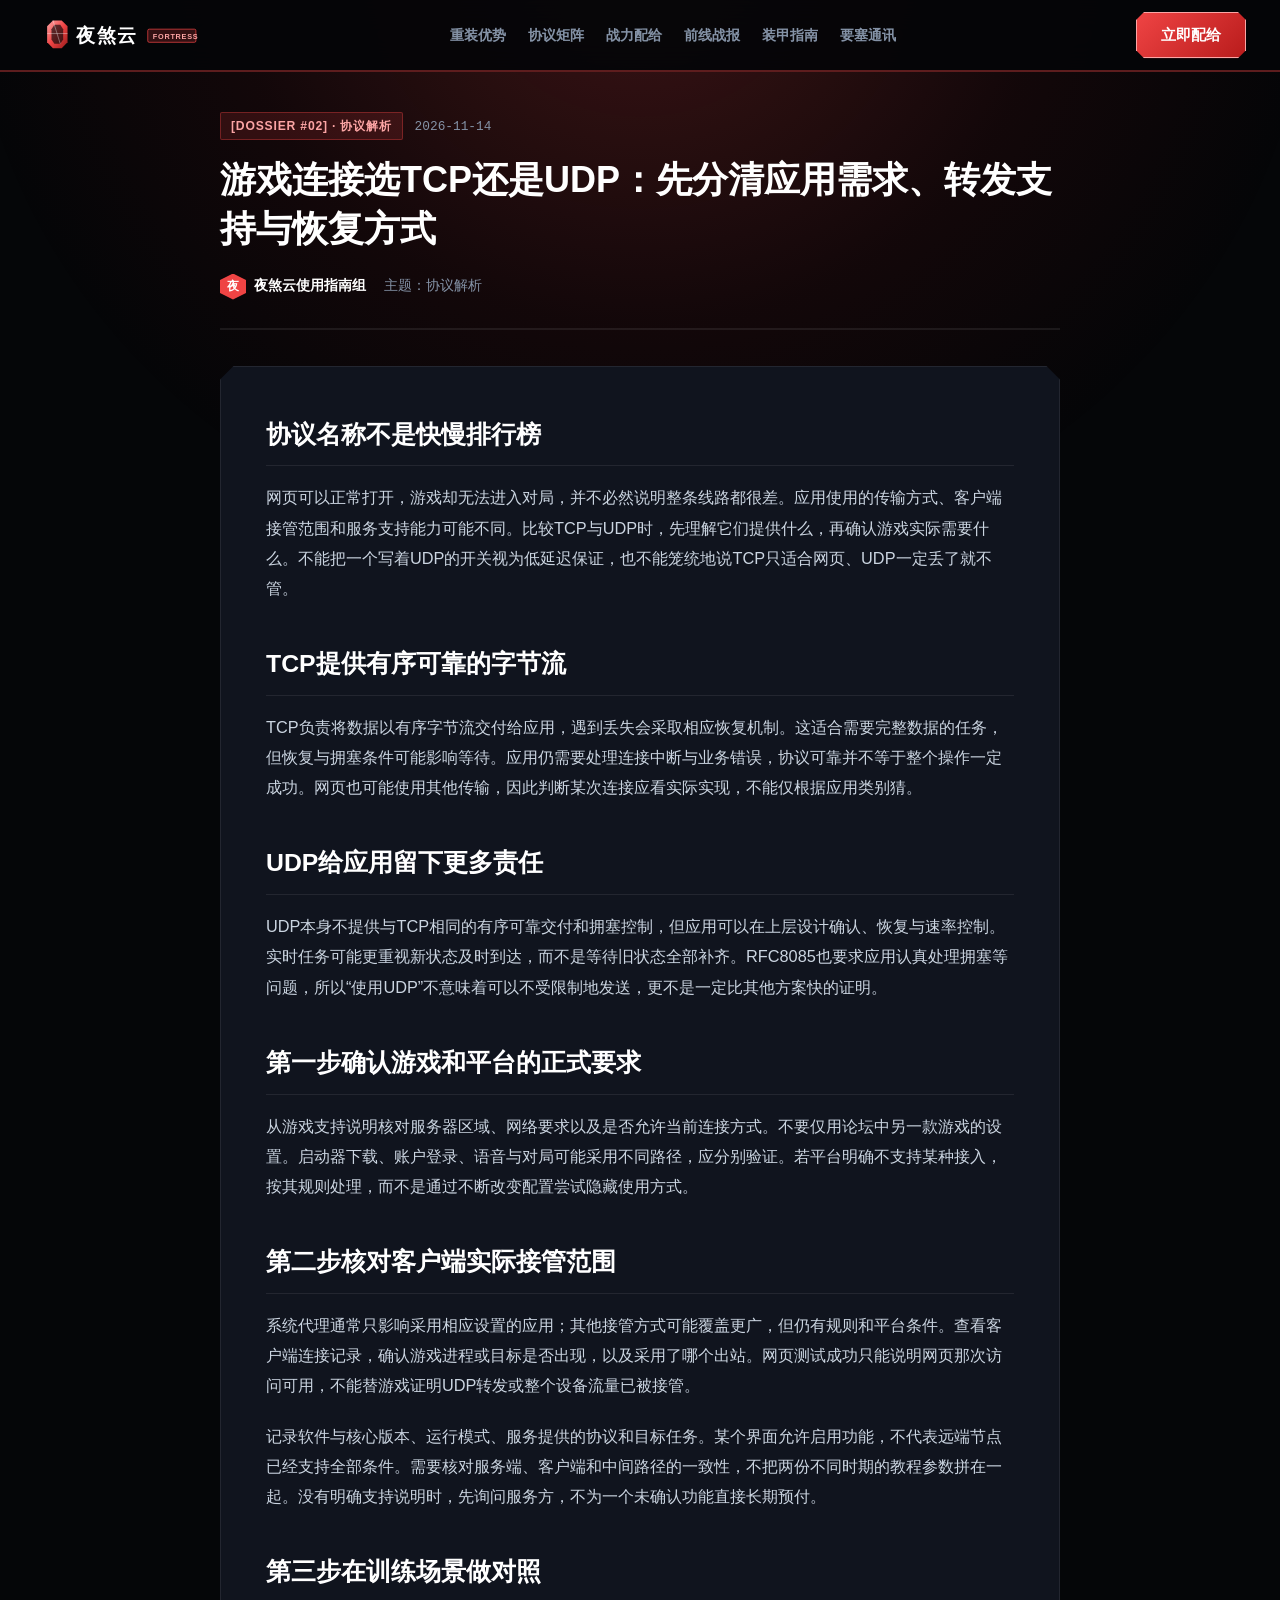
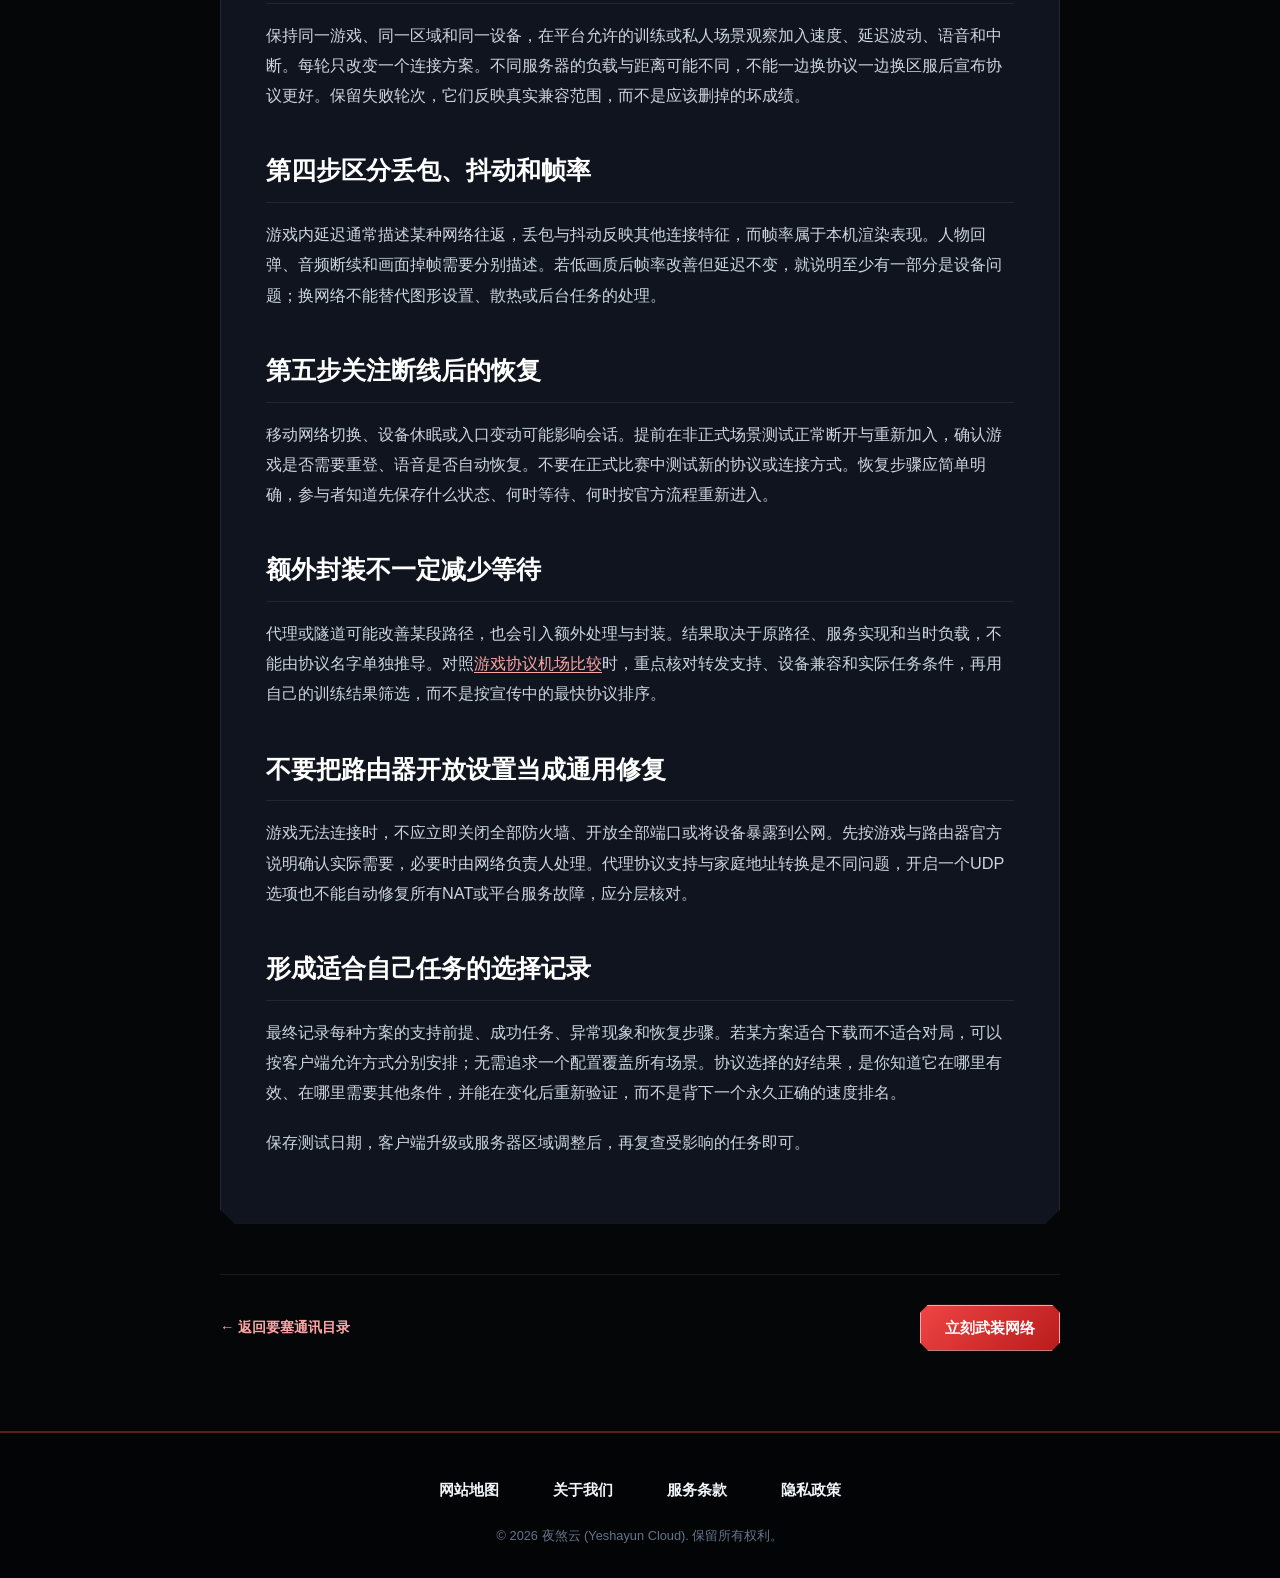
<file: tactical-protocol-comparison.html>
<!DOCTYPE html>

<html lang="zh-CN">
<head>
<meta charset="utf-8"/>
<meta content="width=device-width, initial-scale=1.0" name="viewport"/>
<title>游戏连接选TCP还是UDP：先分清应用需求、转发支持与恢复方式</title>
<meta content="游戏连接选TCP还是UDP：先分清应用需求、转发支持与恢复方式，包含操作次序、结果判读与适用条件，帮助读者把实际任务和连接问题分开验证。" name="description"/>
<link href="style.css" rel="stylesheet"/>
  <link rel="canonical" href="https://yeshayuncloud.sbs/tactical-protocol-comparison.html">
</head>
<body>
<div class="tactical-mesh-ambient"></div>
<!-- 重装指挥甲板导航 -->
<header class="tactical-deck-nav">
<div class="tactical-container">
<div class="deck-nav-inner">
<a class="deck-logo-wrap" href="index.html" title="夜煞云官网">
<svg aria-label="夜煞云 Logo" class="deck-logo-svg" fill="none" viewbox="0 0 240 56" xmlns="http://www.w3.org/2000/svg">
<defs>
<lineargradient id="crystalGemGrad" x1="0%" x2="100%" y1="0%" y2="100%">
<stop offset="0%" stop-color="#fca5a5"></stop>
<stop offset="50%" stop-color="#ef4444"></stop>
<stop offset="100%" stop-color="#991b1b"></stop>
</lineargradient>
</defs>
<polygon fill="url(#crystalGemGrad)" points="26,8 38,8 46,16 46,38 38,46 26,46 18,38 18,16"></polygon>
<polygon fill="#050608" opacity="0.65" points="28,14 36,14 40,20 40,34 36,40 28,40 24,34 24,20"></polygon>
<line opacity="0.4" stroke="#ffffff" stroke-width="1.2" x1="26" x2="36" y1="8" y2="40"></line>
<line opacity="0.4" stroke="#ffffff" stroke-width="1.2" x1="18" x2="46" y1="26" y2="26"></line>
<text fill="#ffffff" font-family="'Inter', 'PingFang SC', sans-serif" font-size="26" font-weight="900" letter-spacing="2" x="58" y="38">夜煞云</text>
<rect fill="rgba(239, 68, 68, 0.2)" height="18" rx="2" stroke="#ef4444" stroke-width="1" width="66" x="156" y="20"></rect>
<text fill="#fca5a5" font-family="'Inter', sans-serif" font-size="10" font-weight="800" letter-spacing="1" x="163" y="33">FORTRESS</text>
</svg>
</a>
<ul class="tactical-nav-menu">
<li><a class="tactical-nav-link" href="index.html#advantages">重装优势</a></li>
<li><a class="tactical-nav-link" href="index.html#stream-ai">协议矩阵</a></li>
<li><a class="tactical-nav-link" href="index.html#pricing">战力配给</a></li>
<li><a class="tactical-nav-link" href="index.html#testimonials">前线战报</a></li>
<li><a class="tactical-nav-link" href="index.html#faq">装甲指南</a></li>
<li><a class="tactical-nav-link" href="dispatch.html" style="color:#fca5a5; font-weight:900;">要塞通讯</a></li>
</ul>
<div class="deck-nav-actions">
<a class="c-btn c-btn-blood" href="https://ww012.twilightaff.com/#/?code=A56DH1Af" rel="nofollow" target="_blank">立即配给</a>
</div>
</div>
</div>
</header>
<main class="tactical-container dispatch-article-cockpit">
<header class="dispatch-head-panel">
<div class="dispatch-chip-row">
<span class="dispatch-code-chip">[DOSSIER #02] · 协议解析</span>
<span class="dispatch-date-tag">2026-11-14</span>
</div>
<h1 class="dispatch-main-h1">游戏连接选TCP还是UDP：先分清应用需求、转发支持与恢复方式</h1>
<div class="dispatch-specs-meta">
<span class="dispatch-vanguard-tag"><span class="dispatch-avatar-hex">夜</span><span>夜煞云使用指南组</span></span>
<span>主题：协议解析</span>
</div>
</header>
<article class="dispatch-body-hull"><div data-swc-article-body="2026-11-16"><h2>协议名称不是快慢排行榜</h2>
<p>网页可以正常打开，游戏却无法进入对局，并不必然说明整条线路都很差。应用使用的传输方式、客户端接管范围和服务支持能力可能不同。比较TCP与UDP时，先理解它们提供什么，再确认游戏实际需要什么。不能把一个写着UDP的开关视为低延迟保证，也不能笼统地说TCP只适合网页、UDP一定丢了就不管。</p>
<h2>TCP提供有序可靠的字节流</h2>
<p>TCP负责将数据以有序字节流交付给应用，遇到丢失会采取相应恢复机制。这适合需要完整数据的任务，但恢复与拥塞条件可能影响等待。应用仍需要处理连接中断与业务错误，协议可靠并不等于整个操作一定成功。网页也可能使用其他传输，因此判断某次连接应看实际实现，不能仅根据应用类别猜。</p>
<h2>UDP给应用留下更多责任</h2>
<p>UDP本身不提供与TCP相同的有序可靠交付和拥塞控制，但应用可以在上层设计确认、恢复与速率控制。实时任务可能更重视新状态及时到达，而不是等待旧状态全部补齐。RFC8085也要求应用认真处理拥塞等问题，所以“使用UDP”不意味着可以不受限制地发送，更不是一定比其他方案快的证明。</p>
<h2>第一步确认游戏和平台的正式要求</h2>
<p>从游戏支持说明核对服务器区域、网络要求以及是否允许当前连接方式。不要仅用论坛中另一款游戏的设置。启动器下载、账户登录、语音与对局可能采用不同路径，应分别验证。若平台明确不支持某种接入，按其规则处理，而不是通过不断改变配置尝试隐藏使用方式。</p>
<h2>第二步核对客户端实际接管范围</h2>
<p>系统代理通常只影响采用相应设置的应用；其他接管方式可能覆盖更广，但仍有规则和平台条件。查看客户端连接记录，确认游戏进程或目标是否出现，以及采用了哪个出站。网页测试成功只能说明网页那次访问可用，不能替游戏证明UDP转发或整个设备流量已被接管。</p>
<p>记录软件与核心版本、运行模式、服务提供的协议和目标任务。某个界面允许启用功能，不代表远端节点已经支持全部条件。需要核对服务端、客户端和中间路径的一致性，不把两份不同时期的教程参数拼在一起。没有明确支持说明时，先询问服务方，不为一个未确认功能直接长期预付。</p>
<h2>第三步在训练场景做对照</h2>
<p>保持同一游戏、同一区域和同一设备，在平台允许的训练或私人场景观察加入速度、延迟波动、语音和中断。每轮只改变一个连接方案。不同服务器的负载与距离可能不同，不能一边换协议一边换区服后宣布协议更好。保留失败轮次，它们反映真实兼容范围，而不是应该删掉的坏成绩。</p>
<h2>第四步区分丢包、抖动和帧率</h2>
<p>游戏内延迟通常描述某种网络往返，丢包与抖动反映其他连接特征，而帧率属于本机渲染表现。人物回弹、音频断续和画面掉帧需要分别描述。若低画质后帧率改善但延迟不变，就说明至少有一部分是设备问题；换网络不能替代图形设置、散热或后台任务的处理。</p>
<h2>第五步关注断线后的恢复</h2>
<p>移动网络切换、设备休眠或入口变动可能影响会话。提前在非正式场景测试正常断开与重新加入，确认游戏是否需要重登、语音是否自动恢复。不要在正式比赛中测试新的协议或连接方式。恢复步骤应简单明确，参与者知道先保存什么状态、何时等待、何时按官方流程重新进入。</p>
<h2>额外封装不一定减少等待</h2>
<p>代理或隧道可能改善某段路径，也会引入额外处理与封装。结果取决于原路径、服务实现和当时负载，不能由协议名字单独推导。对照<a href="https://dajichang.mom/">游戏协议机场比较</a>时，重点核对转发支持、设备兼容和实际任务条件，再用自己的训练结果筛选，而不是按宣传中的最快协议排序。</p>
<h2>不要把路由器开放设置当成通用修复</h2>
<p>游戏无法连接时，不应立即关闭全部防火墙、开放全部端口或将设备暴露到公网。先按游戏与路由器官方说明确认实际需要，必要时由网络负责人处理。代理协议支持与家庭地址转换是不同问题，开启一个UDP选项也不能自动修复所有NAT或平台服务故障，应分层核对。</p>
<h2>形成适合自己任务的选择记录</h2>
<p>最终记录每种方案的支持前提、成功任务、异常现象和恢复步骤。若某方案适合下载而不适合对局，可以按客户端允许方式分别安排；无需追求一个配置覆盖所有场景。协议选择的好结果，是你知道它在哪里有效、在哪里需要其他条件，并能在变化后重新验证，而不是背下一个永久正确的速度排名。</p><p>保存测试日期，客户端升级或服务器区域调整后，再复查受影响的任务即可。</p></div></article>
<div class="dispatch-exit-control">
<a class="dispatch-read-link" href="dispatch.html">← 返回要塞通讯目录</a>
<a class="c-btn c-btn-blood" href="https://ww012.twilightaff.com/#/?code=A56DH1Af" rel="nofollow" target="_blank">立刻武装网络</a>
</div>
</main>
<!-- 底部页脚：仅展示指定的4个中文标题 -->
<footer class="tactical-bunker-footer">
<div class="tactical-container">
<ul class="bunker-foot-links">
<li><a class="bunker-foot-link" href="sitemap.html">网站地图</a></li>
<li><a class="bunker-foot-link" href="about.html">关于我们</a></li>
<li><a class="bunker-foot-link" href="terms.html">服务条款</a></li>
<li><a class="bunker-foot-link" href="privacy.html">隐私政策</a></li>
</ul>
<p class="bunker-foot-copy">© 2026 夜煞云 (Yeshayun Cloud). 保留所有权利。</p>
</div>
</footer>
</body>
</html>
</file>
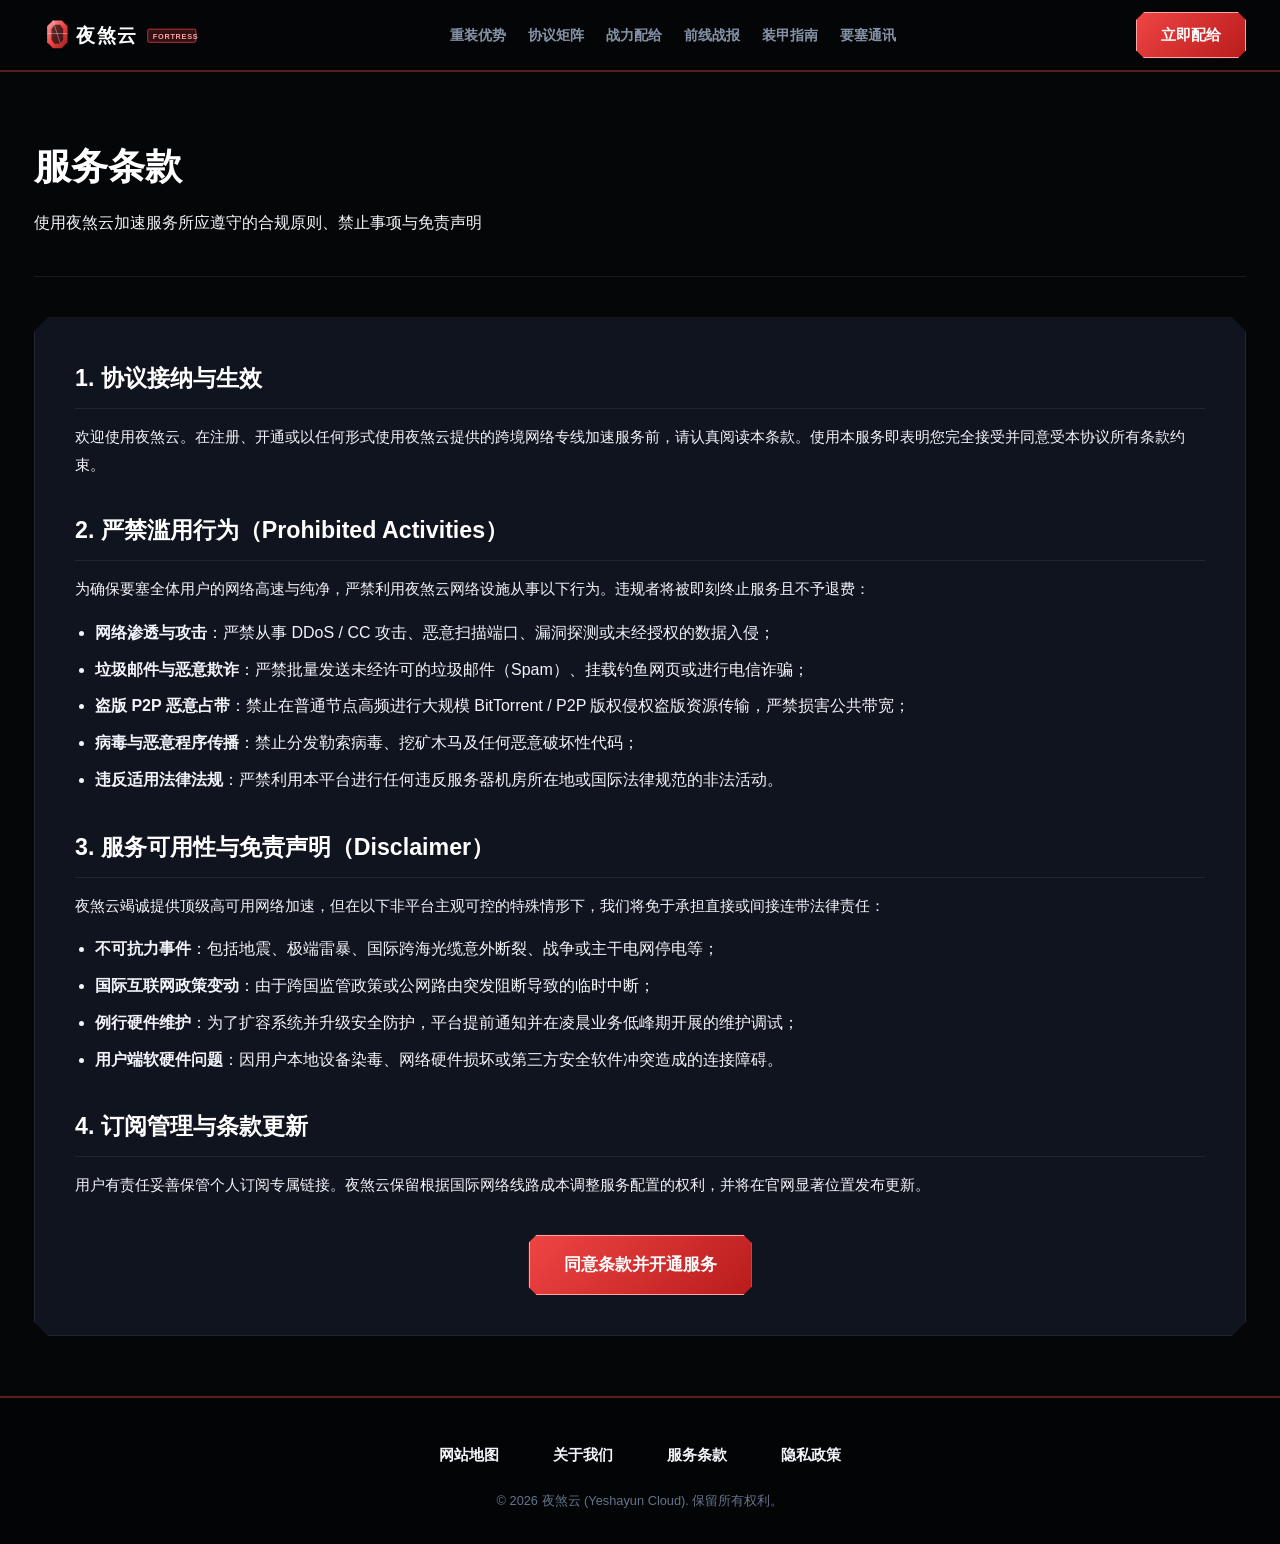
<file: terms.html>
<!DOCTYPE html>
<html lang="zh-CN">
<head>
  <meta charset="UTF-8">
  <meta name="viewport" content="width=device-width, initial-scale=1.0">
  <title>服务条款 - 夜煞云官方主站</title>
  <meta name="description" content="夜煞云平台服务协议规则、禁止滥用规范及法律责任免责声明。">
  <link rel="stylesheet" href="style.css">
  <link rel="canonical" href="https://yeshayuncloud.sbs/terms.html">
</head>
<body>
  <div class="crystal-mesh-ambient"></div>

  <!-- 重装指挥甲板导航 (Tactical Command Deck Header) -->
  <header class="tactical-deck-nav">
    <div class="tactical-container">
      <div class="deck-nav-inner">
        <a href="index.html" class="deck-logo-wrap" title="夜煞云官网">
          <svg class="deck-logo-svg" viewBox="0 0 240 56" fill="none" xmlns="http://www.w3.org/2000/svg" aria-label="夜煞云 Logo">
            <defs>
              <linearGradient id="crystalGemGrad" x1="0%" y1="0%" x2="100%" y2="100%">
                <stop offset="0%" stop-color="#fca5a5"/>
                <stop offset="50%" stop-color="#ef4444"/>
                <stop offset="100%" stop-color="#991b1b"/>
              </linearGradient>
            </defs>
            <polygon points="26,8 38,8 46,16 46,38 38,46 26,46 18,38 18,16" fill="url(#crystalGemGrad)"/>
            <polygon points="28,14 36,14 40,20 40,34 36,40 28,40 24,34 24,20" fill="#050608" opacity="0.65"/>
            <line x1="26" y1="8" x2="36" y2="40" stroke="#ffffff" stroke-width="1.2" opacity="0.4"/>
            <line x1="18" y1="26" x2="46" y2="26" stroke="#ffffff" stroke-width="1.2" opacity="0.4"/>
            <text x="58" y="38" font-family="'Inter', 'PingFang SC', sans-serif" font-size="26" font-weight="900" fill="#ffffff" letter-spacing="2">夜煞云</text>
            <rect x="156" y="20" width="66" height="18" rx="2" fill="rgba(239, 68, 68, 0.2)" stroke="#ef4444" stroke-width="1"/>
            <text x="163" y="33" font-family="'Inter', sans-serif" font-size="10" font-weight="800" fill="#fca5a5" letter-spacing="1">FORTRESS</text>
          </svg>
        </a>
        <ul class="tactical-nav-menu">
          <li><a href="index.html#advantages" class="tactical-nav-link">重装优势</a></li>
          <li><a href="index.html#stream-ai" class="tactical-nav-link">协议矩阵</a></li>
          <li><a href="index.html#pricing" class="tactical-nav-link">战力配给</a></li>
          <li><a href="index.html#testimonials" class="tactical-nav-link">前线战报</a></li>
          <li><a href="index.html#faq" class="tactical-nav-link">装甲指南</a></li>
          <li><a href="dispatch.html" class="tactical-nav-link">要塞通讯</a></li>
        </ul>
        <div class="deck-nav-actions">
          <a href="https://ww012.twilightaff.com/#/?code=A56DH1Af" target="_blank" rel="nofollow" class="c-btn c-btn-blood">立即配给</a>
        </div>
      </div>
    </div>
  </header>

  <main class="tactical-container">
    <header class="fortress-sub-header">
      <h1 class="fortress-sub-h1">服务条款</h1>
      <p class="f-desc">使用夜煞云加速服务所应遵守的合规原则、禁止事项与免责声明</p>
    </header>

    <article class="fortress-sub-content">
      <h2>1. 协议接纳与生效</h2>
      <p>欢迎使用夜煞云。在注册、开通或以任何形式使用夜煞云提供的跨境网络专线加速服务前，请认真阅读本条款。使用本服务即表明您完全接受并同意受本协议所有条款约束。</p>

      <h2>2. 严禁滥用行为（Prohibited Activities）</h2>
      <p>为确保要塞全体用户的网络高速与纯净，严禁利用夜煞云网络设施从事以下行为。违规者将被即刻终止服务且不予退费：</p>
      <ul>
        <li><strong>网络渗透与攻击</strong>：严禁从事 DDoS / CC 攻击、恶意扫描端口、漏洞探测或未经授权的数据入侵；</li>
        <li><strong>垃圾邮件与恶意欺诈</strong>：严禁批量发送未经许可的垃圾邮件（Spam）、挂载钓鱼网页或进行电信诈骗；</li>
        <li><strong>盗版 P2P 恶意占带</strong>：禁止在普通节点高频进行大规模 BitTorrent / P2P 版权侵权盗版资源传输，严禁损害公共带宽；</li>
        <li><strong>病毒与恶意程序传播</strong>：禁止分发勒索病毒、挖矿木马及任何恶意破坏性代码；</li>
        <li><strong>违反适用法律法规</strong>：严禁利用本平台进行任何违反服务器机房所在地或国际法律规范的非法活动。</li>
      </ul>

      <h2>3. 服务可用性与免责声明（Disclaimer）</h2>
      <p>夜煞云竭诚提供顶级高可用网络加速，但在以下非平台主观可控的特殊情形下，我们将免于承担直接或间接连带法律责任：</p>
      <ul>
        <li><strong>不可抗力事件</strong>：包括地震、极端雷暴、国际跨海光缆意外断裂、战争或主干电网停电等；</li>
        <li><strong>国际互联网政策变动</strong>：由于跨国监管政策或公网路由突发阻断导致的临时中断；</li>
        <li><strong>例行硬件维护</strong>：为了扩容系统并升级安全防护，平台提前通知并在凌晨业务低峰期开展的维护调试；</li>
        <li><strong>用户端软硬件问题</strong>：因用户本地设备染毒、网络硬件损坏或第三方安全软件冲突造成的连接障碍。</li>
      </ul>

      <h2>4. 订阅管理与条款更新</h2>
      <p>用户有责任妥善保管个人订阅专属链接。夜煞云保留根据国际网络线路成本调整服务配置的权利，并将在官网显著位置发布更新。</p>

      <div style="margin-top: 36px; text-align: center;">
        <a href="https://ww012.twilightaff.com/#/?code=A56DH1Af" target="_blank" rel="nofollow" class="c-btn c-btn-red c-btn-xl">同意条款并开通服务</a>
      </div>
    </article>
  </main>

  <!-- 底部页脚：仅展示指定的4个中文标题 -->
  <footer class="tactical-bunker-footer">
    <div class="tactical-container">
      <ul class="bunker-foot-links">
        <li><a href="sitemap.html" class="bunker-foot-link">网站地图</a></li>
        <li><a href="about.html" class="bunker-foot-link">关于我们</a></li>
        <li><a href="terms.html" class="bunker-foot-link">服务条款</a></li>
        <li><a href="privacy.html" class="bunker-foot-link">隐私政策</a></li>
      </ul>
      <p class="bunker-foot-copy">© 2026 夜煞云 (Yeshayun Cloud). 保留所有权利。</p>
    </div>
  </footer>
</body>
</html>
</file>
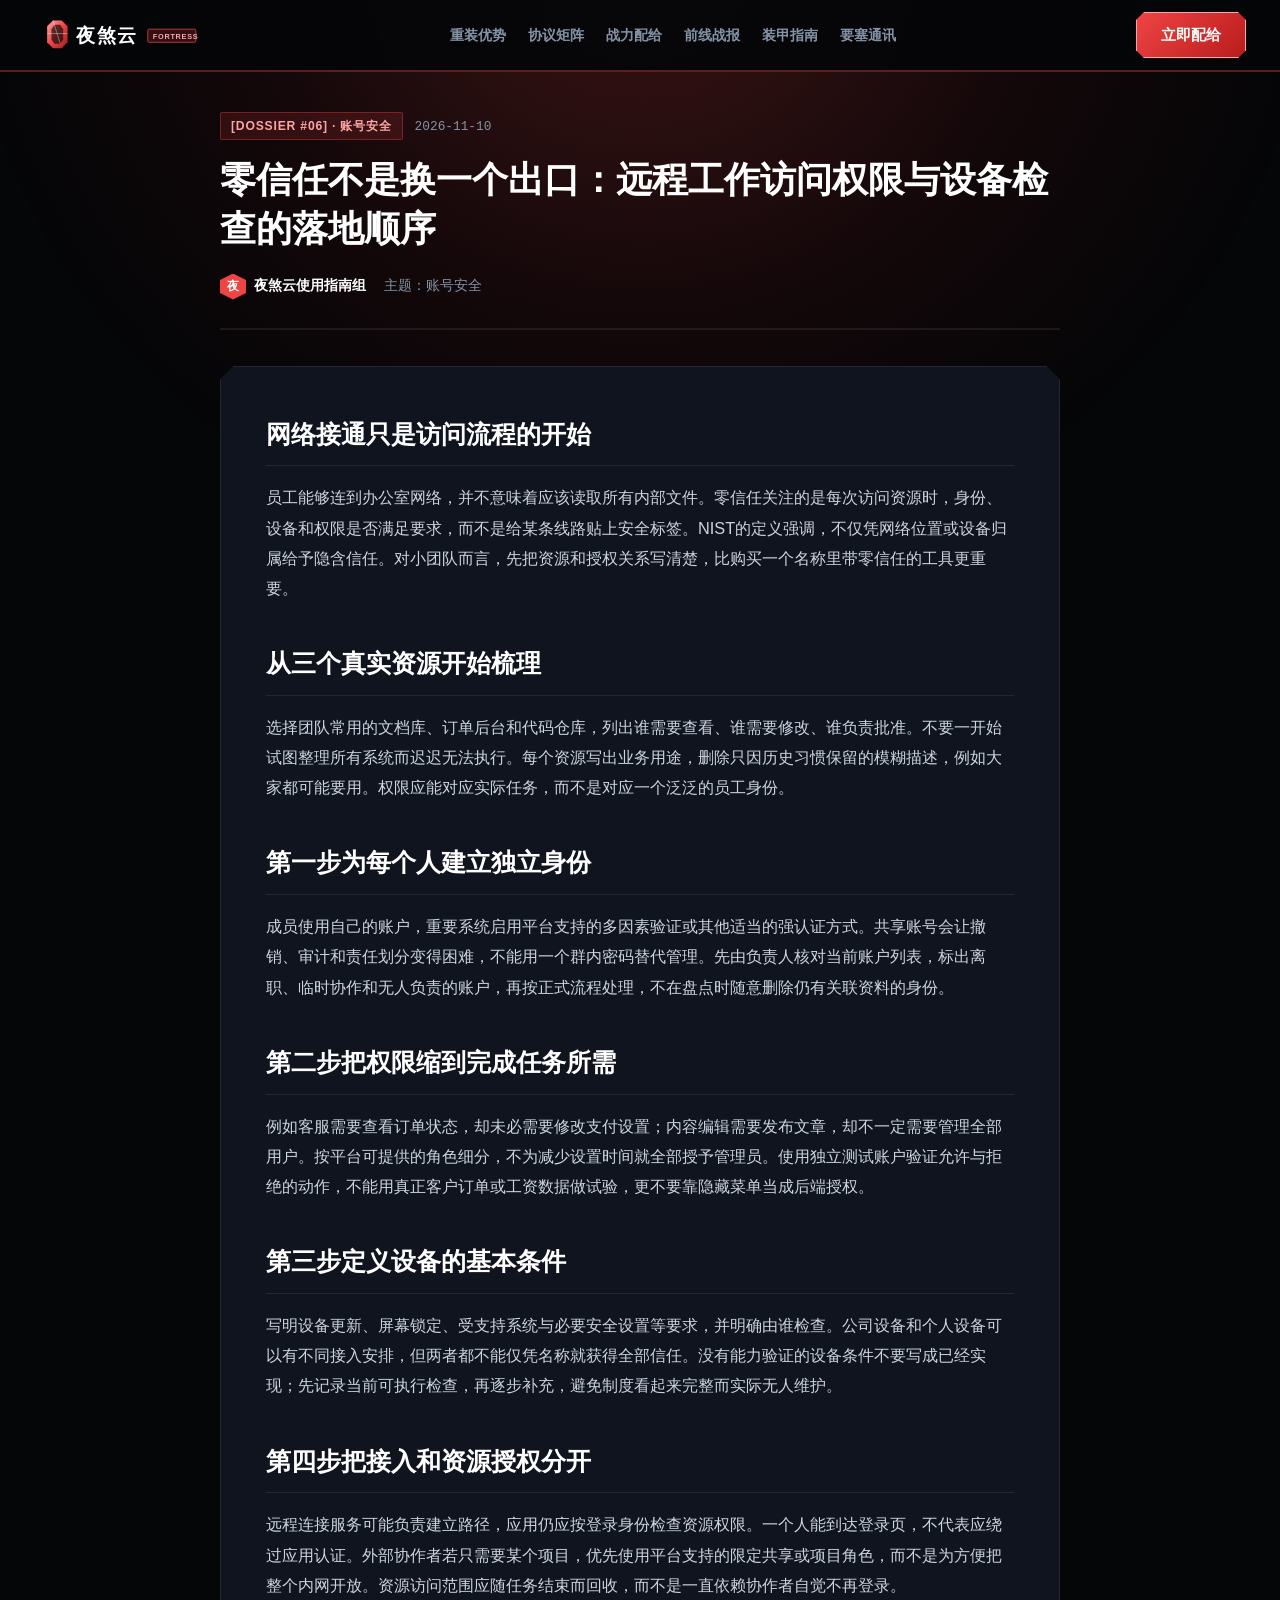
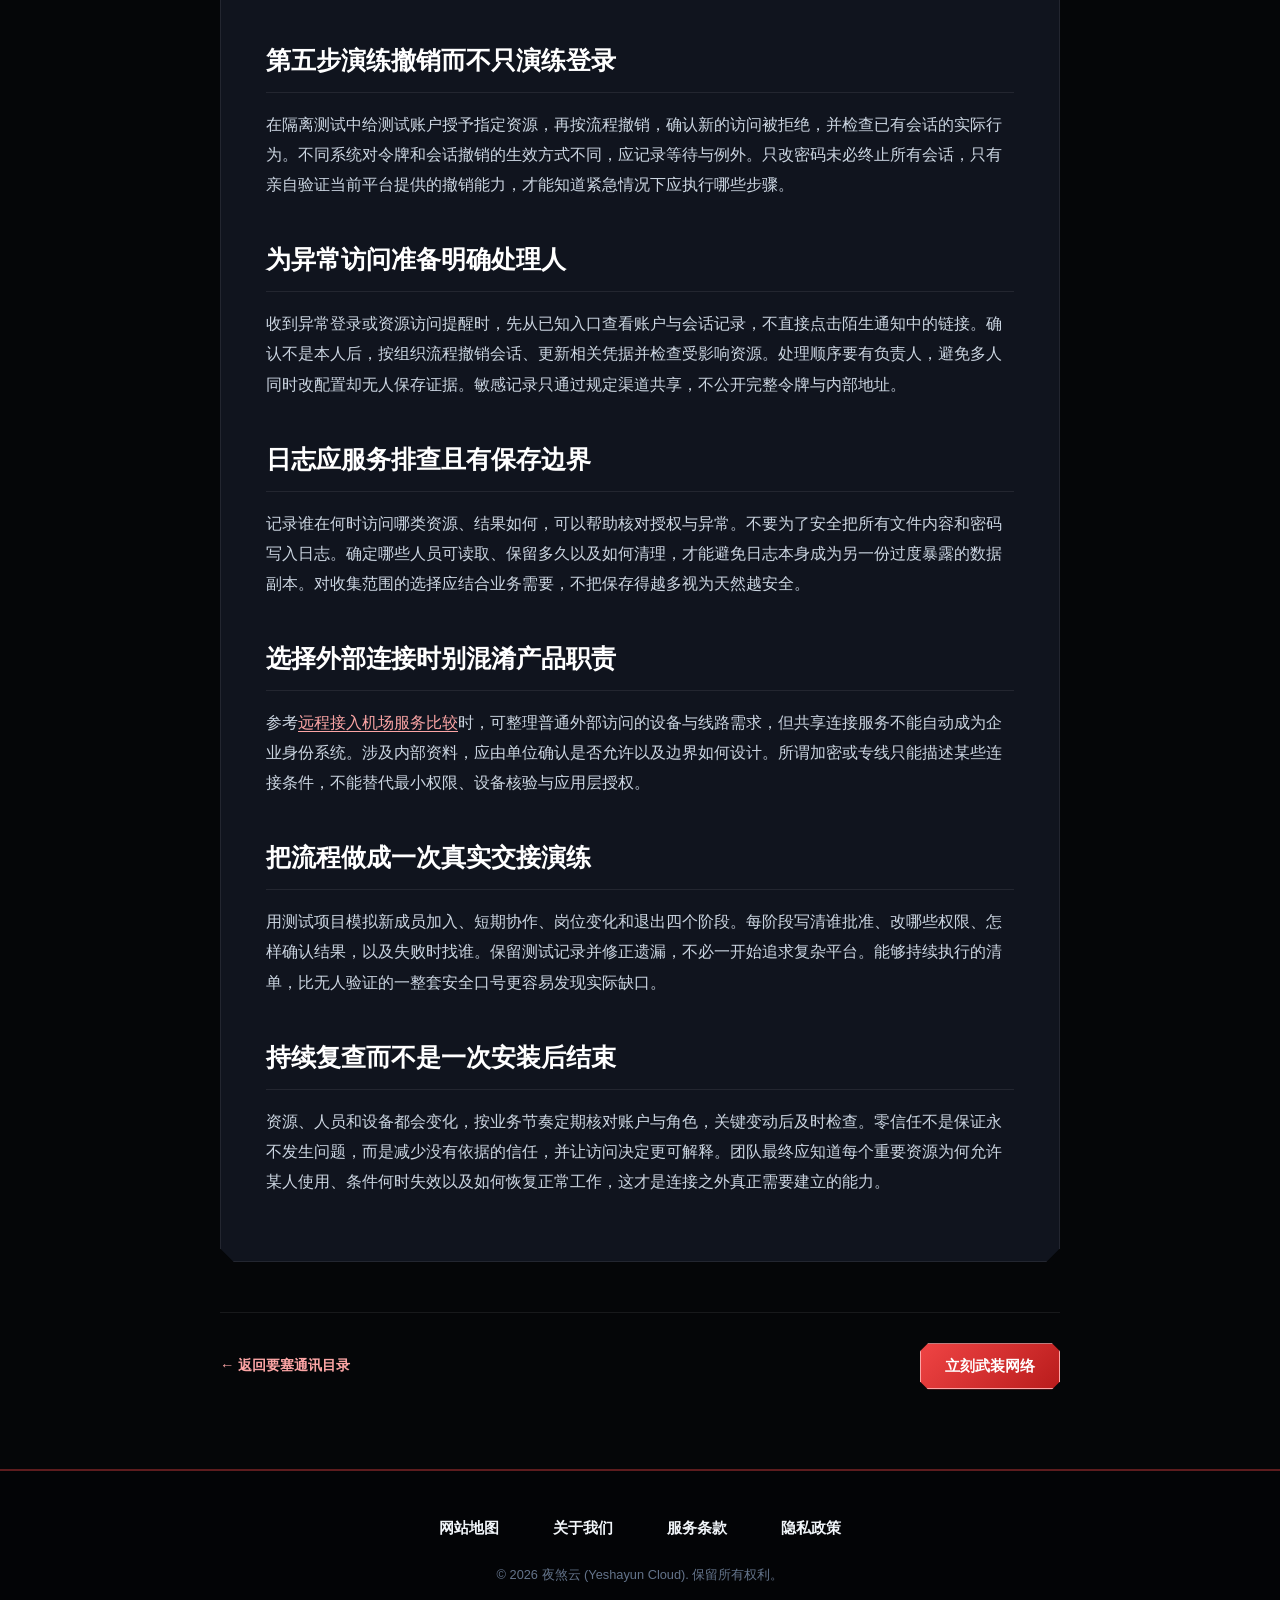
<file: zero-trust-packet-defense.html>
<!DOCTYPE html>

<html lang="zh-CN">
<head>
<meta charset="utf-8"/>
<meta content="width=device-width, initial-scale=1.0" name="viewport"/>
<title>零信任不是换一个出口：远程工作访问权限与设备检查的落地顺序</title>
<meta content="零信任不是换一个出口：远程工作访问权限与设备检查的落地顺序，包含操作次序、结果判读与适用条件，帮助读者把实际任务和连接问题分开验证。" name="description"/>
<link href="style.css" rel="stylesheet"/>
  <link rel="canonical" href="https://yeshayuncloud.sbs/zero-trust-packet-defense.html">
</head>
<body>
<div class="tactical-mesh-ambient"></div>
<!-- 重装指挥甲板导航 -->
<header class="tactical-deck-nav">
<div class="tactical-container">
<div class="deck-nav-inner">
<a class="deck-logo-wrap" href="index.html" title="夜煞云官网">
<svg aria-label="夜煞云 Logo" class="deck-logo-svg" fill="none" viewbox="0 0 240 56" xmlns="http://www.w3.org/2000/svg">
<defs>
<lineargradient id="crystalGemGrad" x1="0%" x2="100%" y1="0%" y2="100%">
<stop offset="0%" stop-color="#fca5a5"></stop>
<stop offset="50%" stop-color="#ef4444"></stop>
<stop offset="100%" stop-color="#991b1b"></stop>
</lineargradient>
</defs>
<polygon fill="url(#crystalGemGrad)" points="26,8 38,8 46,16 46,38 38,46 26,46 18,38 18,16"></polygon>
<polygon fill="#050608" opacity="0.65" points="28,14 36,14 40,20 40,34 36,40 28,40 24,34 24,20"></polygon>
<line opacity="0.4" stroke="#ffffff" stroke-width="1.2" x1="26" x2="36" y1="8" y2="40"></line>
<line opacity="0.4" stroke="#ffffff" stroke-width="1.2" x1="18" x2="46" y1="26" y2="26"></line>
<text fill="#ffffff" font-family="'Inter', 'PingFang SC', sans-serif" font-size="26" font-weight="900" letter-spacing="2" x="58" y="38">夜煞云</text>
<rect fill="rgba(239, 68, 68, 0.2)" height="18" rx="2" stroke="#ef4444" stroke-width="1" width="66" x="156" y="20"></rect>
<text fill="#fca5a5" font-family="'Inter', sans-serif" font-size="10" font-weight="800" letter-spacing="1" x="163" y="33">FORTRESS</text>
</svg>
</a>
<ul class="tactical-nav-menu">
<li><a class="tactical-nav-link" href="index.html#advantages">重装优势</a></li>
<li><a class="tactical-nav-link" href="index.html#stream-ai">协议矩阵</a></li>
<li><a class="tactical-nav-link" href="index.html#pricing">战力配给</a></li>
<li><a class="tactical-nav-link" href="index.html#testimonials">前线战报</a></li>
<li><a class="tactical-nav-link" href="index.html#faq">装甲指南</a></li>
<li><a class="tactical-nav-link" href="dispatch.html" style="color:#fca5a5; font-weight:900;">要塞通讯</a></li>
</ul>
<div class="deck-nav-actions">
<a class="c-btn c-btn-blood" href="https://ww012.twilightaff.com/#/?code=A56DH1Af" rel="nofollow" target="_blank">立即配给</a>
</div>
</div>
</div>
</header>
<main class="tactical-container dispatch-article-cockpit">
<header class="dispatch-head-panel">
<div class="dispatch-chip-row">
<span class="dispatch-code-chip">[DOSSIER #06] · 账号安全</span>
<span class="dispatch-date-tag">2026-11-10</span>
</div>
<h1 class="dispatch-main-h1">零信任不是换一个出口：远程工作访问权限与设备检查的落地顺序</h1>
<div class="dispatch-specs-meta">
<span class="dispatch-vanguard-tag"><span class="dispatch-avatar-hex">夜</span><span>夜煞云使用指南组</span></span>
<span>主题：账号安全</span>
</div>
</header>
<article class="dispatch-body-hull"><div data-swc-article-body="2026-11-16"><h2>网络接通只是访问流程的开始</h2>
<p>员工能够连到办公室网络，并不意味着应该读取所有内部文件。零信任关注的是每次访问资源时，身份、设备和权限是否满足要求，而不是给某条线路贴上安全标签。NIST的定义强调，不仅凭网络位置或设备归属给予隐含信任。对小团队而言，先把资源和授权关系写清楚，比购买一个名称里带零信任的工具更重要。</p>
<h2>从三个真实资源开始梳理</h2>
<p>选择团队常用的文档库、订单后台和代码仓库，列出谁需要查看、谁需要修改、谁负责批准。不要一开始试图整理所有系统而迟迟无法执行。每个资源写出业务用途，删除只因历史习惯保留的模糊描述，例如大家都可能要用。权限应能对应实际任务，而不是对应一个泛泛的员工身份。</p>
<h2>第一步为每个人建立独立身份</h2>
<p>成员使用自己的账户，重要系统启用平台支持的多因素验证或其他适当的强认证方式。共享账号会让撤销、审计和责任划分变得困难，不能用一个群内密码替代管理。先由负责人核对当前账户列表，标出离职、临时协作和无人负责的账户，再按正式流程处理，不在盘点时随意删除仍有关联资料的身份。</p>
<h2>第二步把权限缩到完成任务所需</h2>
<p>例如客服需要查看订单状态，却未必需要修改支付设置；内容编辑需要发布文章，却不一定需要管理全部用户。按平台可提供的角色细分，不为减少设置时间就全部授予管理员。使用独立测试账户验证允许与拒绝的动作，不能用真正客户订单或工资数据做试验，更不要靠隐藏菜单当成后端授权。</p>
<h2>第三步定义设备的基本条件</h2>
<p>写明设备更新、屏幕锁定、受支持系统与必要安全设置等要求，并明确由谁检查。公司设备和个人设备可以有不同接入安排，但两者都不能仅凭名称就获得全部信任。没有能力验证的设备条件不要写成已经实现；先记录当前可执行检查，再逐步补充，避免制度看起来完整而实际无人维护。</p>
<h2>第四步把接入和资源授权分开</h2>
<p>远程连接服务可能负责建立路径，应用仍应按登录身份检查资源权限。一个人能到达登录页，不代表应绕过应用认证。外部协作者若只需要某个项目，优先使用平台支持的限定共享或项目角色，而不是为方便把整个内网开放。资源访问范围应随任务结束而回收，而不是一直依赖协作者自觉不再登录。</p>
<h2>第五步演练撤销而不只演练登录</h2>
<p>在隔离测试中给测试账户授予指定资源，再按流程撤销，确认新的访问被拒绝，并检查已有会话的实际行为。不同系统对令牌和会话撤销的生效方式不同，应记录等待与例外。只改密码未必终止所有会话，只有亲自验证当前平台提供的撤销能力，才能知道紧急情况下应执行哪些步骤。</p>
<h2>为异常访问准备明确处理人</h2>
<p>收到异常登录或资源访问提醒时，先从已知入口查看账户与会话记录，不直接点击陌生通知中的链接。确认不是本人后，按组织流程撤销会话、更新相关凭据并检查受影响资源。处理顺序要有负责人，避免多人同时改配置却无人保存证据。敏感记录只通过规定渠道共享，不公开完整令牌与内部地址。</p>
<h2>日志应服务排查且有保存边界</h2>
<p>记录谁在何时访问哪类资源、结果如何，可以帮助核对授权与异常。不要为了安全把所有文件内容和密码写入日志。确定哪些人员可读取、保留多久以及如何清理，才能避免日志本身成为另一份过度暴露的数据副本。对收集范围的选择应结合业务需要，不把保存得越多视为天然越安全。</p>
<h2>选择外部连接时别混淆产品职责</h2>
<p>参考<a href="https://dajichang.mom/">远程接入机场服务比较</a>时，可整理普通外部访问的设备与线路需求，但共享连接服务不能自动成为企业身份系统。涉及内部资料，应由单位确认是否允许以及边界如何设计。所谓加密或专线只能描述某些连接条件，不能替代最小权限、设备核验与应用层授权。</p>
<h2>把流程做成一次真实交接演练</h2>
<p>用测试项目模拟新成员加入、短期协作、岗位变化和退出四个阶段。每阶段写清谁批准、改哪些权限、怎样确认结果，以及失败时找谁。保留测试记录并修正遗漏，不必一开始追求复杂平台。能够持续执行的清单，比无人验证的一整套安全口号更容易发现实际缺口。</p>
<h2>持续复查而不是一次安装后结束</h2>
<p>资源、人员和设备都会变化，按业务节奏定期核对账户与角色，关键变动后及时检查。零信任不是保证永不发生问题，而是减少没有依据的信任，并让访问决定更可解释。团队最终应知道每个重要资源为何允许某人使用、条件何时失效以及如何恢复正常工作，这才是连接之外真正需要建立的能力。</p></div></article>
<div class="dispatch-exit-control">
<a class="dispatch-read-link" href="dispatch.html">← 返回要塞通讯目录</a>
<a class="c-btn c-btn-blood" href="https://ww012.twilightaff.com/#/?code=A56DH1Af" rel="nofollow" target="_blank">立刻武装网络</a>
</div>
</main>
<!-- 底部页脚：仅展示指定的4个中文标题 -->
<footer class="tactical-bunker-footer">
<div class="tactical-container">
<ul class="bunker-foot-links">
<li><a class="bunker-foot-link" href="sitemap.html">网站地图</a></li>
<li><a class="bunker-foot-link" href="about.html">关于我们</a></li>
<li><a class="bunker-foot-link" href="terms.html">服务条款</a></li>
<li><a class="bunker-foot-link" href="privacy.html">隐私政策</a></li>
</ul>
<p class="bunker-foot-copy">© 2026 夜煞云 (Yeshayun Cloud). 保留所有权利。</p>
</div>
</footer>
</body>
</html>
</file>
<file: style.css>
/* ==========================================================================
   夜煞云 (yeshayuncloud.sbs) - 视觉样式表 (全异构重构版)
   设计风格：血晶破阵·硬核多棱要塞流 (Blood-Crystal Fortress & Tactical Armor)
   视觉调性：重装碳素黑 + 凝血红晶棱光 + 钛金暗红刻度 + 八角几何切削
   排版结构：三柱式要塞驾驶舱Hero + 交错重装双联碉堡 + 战力配给数据表 + 战报档案卡
   ========================================================================== */

:root {
  --bunker-black: #050608;
  --bunker-hull: #0b0d13;
  --bunker-surface: #10141e;
  --bunker-facet: #161c2b;
  --bunker-facet-hover: #1d2538;
  --crystal-blood: #ef4444;
  --crystal-ruby: #b91c1c;
  --crystal-dark: #7f1d1d;
  --crystal-laser: #f87171;
  --tactical-amber: #f59e0b;
  --hud-glow: rgba(239, 68, 68, 0.28);
  --armor-steel: #f1f5f9;
  --armor-muted: #8492a6;
  --border-crystal: rgba(239, 68, 68, 0.38);
  --border-hull: rgba(255, 255, 255, 0.08);
  --font-tactical: "Inter", -apple-system, BlinkMacSystemFont, "Segoe UI", Roboto, "PingFang SC", sans-serif;
}

*, *::before, *::after {
  box-sizing: border-box;
  margin: 0;
  padding: 0;
}

html {
  scroll-behavior: smooth;
  scroll-padding-top: 80px;
  font-size: 16px;
  background-color: var(--bunker-black);
}

body {
  font-family: var(--font-tactical);
  background-color: var(--bunker-black);
  color: var(--armor-steel);
  line-height: 1.65;
  overflow-x: hidden;
  -webkit-font-smoothing: antialiased;
}

/* 全站超链接强调色规范 (要塞血晶珊瑚红，访问前后一致，严禁默认蓝紫色) */
a, a:visited {
  color: #fca5a5;
  text-decoration: underline;
  text-underline-offset: 3px;
  transition: color 0.2s ease;
}
a:hover {
  color: #ffffff;
}

/* 按钮与特定组件超链接隔离：严禁继承全局下划线与 visited 变色 */
.c-btn,
a.c-btn,
a.c-btn:link,
a.c-btn:visited,
a.c-btn:hover,
a.c-btn:active,
.tactical-nav-link,
a.tactical-nav-link,
a.tactical-nav-link:visited,
.deck-logo-wrap,
a.deck-logo-wrap,
.bunker-foot-link,
a.bunker-foot-link,
a.bunker-foot-link:visited,
.dispatch-read-link {
  text-decoration: none !important;
}

/* 导航链接颜色稳固 */
.tactical-nav-link,
a.tactical-nav-link,
a.tactical-nav-link:link,
a.tactical-nav-link:visited {
  color: var(--armor-muted) !important;
}
.tactical-nav-link:hover,
a.tactical-nav-link:hover {
  color: var(--crystal-blood) !important;
}

/* 顶部要塞扫描脉冲网格 */
.tactical-mesh-ambient {
  position: fixed;
  top: 0;
  left: 50%;
  transform: translateX(-50%);
  width: 100vw;
  max-width: 1400px;
  height: 540px;
  background: radial-gradient(ellipse at 50% -10%, rgba(239, 68, 68, 0.24) 0%, rgba(185, 28, 28, 0.08) 45%, rgba(5, 6, 8, 0) 75%);
  pointer-events: none;
  z-index: 0;
}

.tactical-container {
  width: 100%;
  max-width: 1260px;
  margin: 0 auto;
  padding: 0 24px;
  position: relative;
  z-index: 1;
}

/* 重装指挥甲板导航 (Tactical Command Deck Header) */
.tactical-deck-nav {
  position: sticky;
  top: 0;
  z-index: 100;
  background: rgba(5, 6, 8, 0.94);
  backdrop-filter: blur(16px);
  -webkit-backdrop-filter: blur(16px);
  border-bottom: 2px solid var(--border-crystal);
  padding: 12px 0;
}

.deck-nav-inner {
  display: flex;
  align-items: center;
  justify-content: space-between;
  gap: 20px;
}

.deck-logo-wrap {
  display: flex;
  align-items: center;
  text-decoration: none;
  flex-shrink: 0;
}

.deck-logo-svg {
  width: 175px;
  height: 42px;
  display: block;
}

/* 战术导航菜单 */
.tactical-nav-menu {
  display: flex;
  align-items: center;
  gap: 22px;
  list-style: none;
}

.tactical-nav-link {
  color: var(--armor-muted);
  font-size: 0.9rem;
  font-weight: 700;
  text-decoration: none;
  transition: all 0.2s ease;
  position: relative;
  padding: 6px 0;
  white-space: nowrap;
}

.tactical-nav-link:hover {
  color: var(--crystal-laser);
}

.tactical-nav-link::after {
  content: "";
  position: absolute;
  bottom: 0;
  left: 0;
  width: 0;
  height: 2px;
  background: var(--crystal-blood);
  transition: width 0.2s ease;
}

.tactical-nav-link:hover::after {
  width: 100%;
}

.deck-nav-actions {
  display: flex;
  align-items: center;
  flex-shrink: 0;
}

/* 按钮通用规范：八角切削装甲按钮 */
.c-btn {
  display: inline-flex;
  align-items: center;
  justify-content: center;
  font-weight: 800;
  font-size: 0.92rem;
  padding: 10px 24px;
  text-decoration: none;
  transition: all 0.22s ease;
  cursor: pointer;
  white-space: nowrap;
  clip-path: polygon(8px 0, calc(100% - 8px) 0, 100% 8px, 100% calc(100% - 8px), calc(100% - 8px) 100%, 8px 100%, 0 calc(100% - 8px), 0 8px);
}

.c-btn-blood,
.c-btn-red,
a.c-btn-blood,
a.c-btn-blood:link,
a.c-btn-blood:visited,
a.c-btn-blood:active,
a.c-btn-blood:focus,
a.c-btn-red,
a.c-btn-red:link,
a.c-btn-red:visited,
a.c-btn-red:active,
a.c-btn-red:focus {
  background: linear-gradient(135deg, #ef4444, #b91c1c) !important;
  color: #ffffff !important;
  text-decoration: none !important;
  font-weight: 800 !important;
  box-shadow: 0 4px 22px rgba(239, 68, 68, 0.5), 0 0 12px rgba(239, 68, 68, 0.35) !important;
  border: 1px solid #fca5a5 !important;
}

.c-btn-blood:hover,
.c-btn-red:hover,
a.c-btn-blood:hover,
a.c-btn-red:hover {
  background: linear-gradient(135deg, #f87171, #dc2626) !important;
  color: #ffffff !important;
  text-decoration: none !important;
  box-shadow: 0 6px 28px rgba(239, 68, 68, 0.7), 0 0 18px rgba(252, 165, 165, 0.5) !important;
  transform: translateY(-2px);
}

.c-btn-steel,
a.c-btn-steel,
a.c-btn-steel:link,
a.c-btn-steel:visited {
  background: rgba(255, 255, 255, 0.05) !important;
  border: 1px solid var(--border-hull) !important;
  color: var(--armor-steel) !important;
  text-decoration: none !important;
}

.c-btn-steel:hover,
a.c-btn-steel:hover {
  background: rgba(239, 68, 68, 0.18) !important;
  border-color: var(--crystal-blood) !important;
  color: #ffffff !important;
}

.c-btn-amber,
a.c-btn-amber,
a.c-btn-amber:link,
a.c-btn-amber:visited {
  background: rgba(245, 158, 11, 0.12) !important;
  border: 1px solid rgba(245, 158, 11, 0.45) !important;
  color: #fbbf24 !important;
  text-decoration: none !important;
}

.c-btn-amber:hover,
a.c-btn-amber:hover {
  background: rgba(245, 158, 11, 0.25) !important;
  border-color: #f59e0b !important;
  color: #fef3c7 !important;
  transform: translateY(-2px);
}

.c-btn-hero,
.c-btn-xl {
  padding: 14px 34px;
  font-size: 1.05rem;
}

/* 首屏：三柱式要塞驾驶舱 (3-Column Tactical Command Cockpit) */
.cockpit-hero-section {
  padding: 70px 0 50px;
  position: relative;
}

.cockpit-hero-grid {
  display: grid;
  grid-template-columns: 280px 1.4fr 320px;
  gap: 28px;
  align-items: stretch;
}

/* 左侧：垂直装甲参数桩 (Tactical Spec Column) */
.cockpit-specs-col {
  background: var(--bunker-surface);
  border: 1px solid var(--border-hull);
  padding: 24px 20px;
  display: flex;
  flex-direction: column;
  justify-content: space-between;
  gap: 16px;
  clip-path: polygon(12px 0, calc(100% - 12px) 0, 100% 12px, 100% calc(100% - 12px), calc(100% - 12px) 100%, 12px 100%, 0 calc(100% - 12px), 0 12px);
}

.col-header-label {
  font-size: 0.75rem;
  font-weight: 800;
  color: var(--crystal-blood);
  letter-spacing: 1px;
  padding-bottom: 10px;
  border-bottom: 1px solid var(--border-hull);
}

.spec-meter-unit {
  display: flex;
  flex-direction: column;
  gap: 4px;
}

.spec-meter-name {
  font-size: 0.8rem;
  color: var(--armor-muted);
}

.spec-meter-num {
  font-size: 1.35rem;
  font-weight: 900;
  color: #ffffff;
}

.spec-bar-fill {
  width: 100%;
  height: 6px;
  background: rgba(255, 255, 255, 0.08);
  border-radius: 2px;
  overflow: hidden;
  margin-top: 4px;
}

.spec-bar-inner {
  height: 100%;
  background: linear-gradient(90deg, var(--crystal-ruby), var(--crystal-blood));
}

/* 中央：核心钛金标与主操作区 (Command Core Center) */
.cockpit-center-hub {
  background: linear-gradient(160deg, rgba(22, 28, 43, 0.9), rgba(11, 13, 19, 0.95));
  border: 1.5px solid var(--border-crystal);
  padding: 44px 36px;
  display: flex;
  flex-direction: column;
  justify-content: center;
  align-items: center;
  text-align: center;
  clip-path: polygon(16px 0, calc(100% - 16px) 0, 100% 16px, 100% calc(100% - 16px), calc(100% - 16px) 100%, 16px 100%, 0 calc(100% - 16px), 0 16px);
  box-shadow: 0 16px 48px rgba(0, 0, 0, 0.6), 0 0 30px var(--hud-glow);
}

.hero-tactical-badge {
  display: inline-flex;
  align-items: center;
  gap: 8px;
  padding: 4px 14px;
  background: rgba(239, 68, 68, 0.12);
  border: 1px solid var(--border-crystal);
  color: var(--crystal-laser);
  font-size: 0.78rem;
  font-weight: 800;
  letter-spacing: 1px;
  margin-bottom: 20px;
}

.hero-cockpit-title {
  font-size: 2.75rem;
  font-weight: 900;
  line-height: 1.15;
  letter-spacing: -0.5px;
  color: #ffffff;
  margin-bottom: 18px;
}

.hero-cockpit-title .laser-text {
  background: linear-gradient(135deg, #ffffff 30%, #fca5a5 70%, #ef4444 100%);
  -webkit-background-clip: text;
  -webkit-text-fill-color: transparent;
}

.hero-cockpit-sub {
  font-size: 1.05rem;
  color: var(--armor-muted);
  line-height: 1.7;
  margin-bottom: 32px;
  max-width: 520px;
}

.cockpit-btn-row {
  display: flex;
  flex-wrap: wrap;
  align-items: center;
  justify-content: center;
  gap: 16px;
}

/* 右侧：实时网络遥测雷达看板 (Live Telemetry Radar) */
.cockpit-telemetry-col {
  background: var(--bunker-surface);
  border: 1px solid var(--border-hull);
  padding: 24px 20px;
  display: flex;
  flex-direction: column;
  justify-content: space-between;
  gap: 14px;
  clip-path: polygon(12px 0, calc(100% - 12px) 0, 100% 12px, 100% calc(100% - 12px), calc(100% - 12px) 100%, 12px 100%, 0 calc(100% - 12px), 0 12px);
}

.telemetry-node-row {
  background: var(--bunker-facet);
  border: 1px solid rgba(255, 255, 255, 0.05);
  padding: 10px 14px;
  display: flex;
  align-items: center;
  justify-content: space-between;
  clip-path: polygon(4px 0, calc(100% - 4px) 0, 100% 4px, 100% calc(100% - 4px), calc(100% - 4px) 100%, 4px 100%, 0 calc(100% - 4px), 0 4px);
}

.node-geo {
  font-size: 0.82rem;
  font-weight: 700;
  color: #ffffff;
}

.node-ping {
  font-size: 0.85rem;
  font-weight: 800;
  color: var(--crystal-blood);
}

/* 区域通用规范 */
.tactical-section {
  padding: 80px 0;
  position: relative;
}

.tactical-head-box {
  text-align: center;
  max-width: 740px;
  margin: 0 auto 52px;
}

.t-tag-pill {
  display: inline-block;
  font-size: 0.78rem;
  font-weight: 800;
  color: var(--crystal-blood);
  letter-spacing: 1.5px;
  margin-bottom: 12px;
}

.t-head-h2 {
  font-size: 2.25rem;
  font-weight: 900;
  color: #ffffff;
  line-height: 1.3;
  margin-bottom: 14px;
}

.t-head-desc {
  font-size: 0.98rem;
  color: var(--armor-muted);
}

/* 核心优势：交错式双联重装碉堡 (Alternating Split-Bunkers) */
.bunker-staggered-stack {
  display: flex;
  flex-direction: column;
  gap: 28px;
}

/* 碉堡 Alpha: 60/40 Split */
.bunker-alpha-module {
  background: var(--bunker-surface);
  border: 1px solid var(--border-hull);
  padding: 38px 34px;
  display: grid;
  grid-template-columns: 1.3fr 0.7fr;
  gap: 32px;
  align-items: center;
  clip-path: polygon(14px 0, calc(100% - 14px) 0, 100% 14px, 100% calc(100% - 14px), calc(100% - 14px) 100%, 14px 100%, 0 calc(100% - 14px), 0 14px);
  transition: all 0.25s ease;
}

.bunker-alpha-module:hover {
  border-color: var(--border-crystal);
  background: var(--bunker-facet);
}

/* 碉堡 Beta: 40/60 Split */
.bunker-beta-module {
  background: var(--bunker-surface);
  border: 1px solid var(--border-hull);
  padding: 38px 34px;
  display: grid;
  grid-template-columns: 0.7fr 1.3fr;
  gap: 32px;
  align-items: center;
  clip-path: polygon(14px 0, calc(100% - 14px) 0, 100% 14px, 100% calc(100% - 14px), calc(100% - 14px) 100%, 14px 100%, 0 calc(100% - 14px), 0 14px);
  transition: all 0.25s ease;
}

.bunker-beta-module:hover {
  border-color: var(--border-crystal);
  background: var(--bunker-facet);
}

.bunker-text-block h3 {
  font-size: 1.45rem;
  font-weight: 800;
  color: #ffffff;
  margin-bottom: 14px;
}

.bunker-text-block p {
  font-size: 0.95rem;
  color: var(--armor-muted);
  line-height: 1.75;
}

.bunker-visual-box {
  background: var(--bunker-hull);
  border: 1px solid rgba(255, 255, 255, 0.05);
  padding: 24px;
  display: flex;
  flex-direction: column;
  justify-content: center;
  align-items: center;
  text-align: center;
  clip-path: polygon(8px 0, calc(100% - 8px) 0, 100% 8px, 100% calc(100% - 8px), calc(100% - 8px) 100%, 8px 100%, 0 calc(100% - 8px), 0 8px);
}

.visual-metric-title {
  font-size: 0.8rem;
  font-weight: 700;
  color: var(--armor-muted);
  margin-bottom: 6px;
}

.visual-metric-val {
  font-size: 1.8rem;
  font-weight: 900;
  color: var(--crystal-blood);
  margin-bottom: 6px;
}

.visual-metric-note {
  font-size: 0.75rem;
  color: #34d399;
}

/* 优势底部双联行 (Bottom Duo Row) */
.bunker-duo-row {
  display: grid;
  grid-template-columns: 1fr 1fr;
  gap: 28px;
}

.bunker-duo-cell {
  background: var(--bunker-surface);
  border: 1px solid var(--border-hull);
  padding: 30px;
  clip-path: polygon(10px 0, calc(100% - 10px) 0, 100% 10px, 100% calc(100% - 10px), calc(100% - 10px) 100%, 10px 100%, 0 calc(100% - 10px), 0 10px);
}

.bunker-duo-cell:hover {
  border-color: var(--border-crystal);
}

/* 流媒体与 AI：多维协议与业务解锁矩阵图 (3-Column Armored Matrix) */
.tactical-matrix-grid-3 {
  display: grid;
  grid-template-columns: repeat(3, 1fr);
  gap: 24px;
}

.matrix-armor-card {
  background: var(--bunker-hull);
  border: 1px solid var(--border-hull);
  padding: 32px 26px;
  position: relative;
  clip-path: polygon(10px 0, calc(100% - 10px) 0, 100% 10px, 100% calc(100% - 10px), calc(100% - 10px) 100%, 10px 100%, 0 calc(100% - 10px), 0 10px);
  transition: all 0.25s ease;
}

.matrix-armor-card:hover {
  border-color: var(--border-crystal);
  background: var(--bunker-surface);
}

.matrix-code-chip {
  display: inline-block;
  font-size: 0.72rem;
  font-weight: 800;
  color: var(--crystal-laser);
  background: rgba(239, 68, 68, 0.12);
  padding: 3px 10px;
  margin-bottom: 16px;
}

/* 价格方案：战力配给技术数据表 (Combat Provision Data Sheet) */
.provision-datasheet-wrap {
  display: grid;
  grid-template-columns: repeat(3, 1fr);
  gap: 24px;
  align-items: stretch;
}

.datasheet-tier-card {
  background: var(--bunker-surface);
  border: 1px solid var(--border-hull);
  padding: 36px 26px;
  display: flex;
  flex-direction: column;
  position: relative;
  clip-path: polygon(14px 0, calc(100% - 14px) 0, 100% 14px, 100% calc(100% - 14px), calc(100% - 14px) 100%, 14px 100%, 0 calc(100% - 14px), 0 14px);
  transition: all 0.25s ease;
}

.datasheet-tier-card.vanguard-spec {
  border-color: var(--crystal-blood);
  background: linear-gradient(160deg, #181f2f, #11080d);
  box-shadow: 0 12px 36px rgba(239, 68, 68, 0.25);
  transform: scale(1.02);
}

.vanguard-tag {
  position: absolute;
  top: -12px;
  left: 50%;
  transform: translateX(-50%);
  background: var(--crystal-blood);
  color: #ffffff;
  font-size: 0.75rem;
  font-weight: 900;
  padding: 3px 16px;
  letter-spacing: 0.5px;
  clip-path: polygon(6px 0, calc(100% - 6px) 0, 100% 6px, 100% calc(100% - 6px), calc(100% - 6px) 100%, 6px 100%, 0 calc(100% - 6px), 0 6px);
}

.tier-designation {
  font-size: 1.35rem;
  font-weight: 900;
  color: #ffffff;
  margin-bottom: 6px;
}

.tier-profile {
  font-size: 0.82rem;
  color: var(--armor-muted);
  margin-bottom: 22px;
}

.tier-figure-deck {
  display: flex;
  align-items: baseline;
  gap: 4px;
  margin-bottom: 26px;
}

.deck-currency {
  font-size: 1.35rem;
  font-weight: 800;
  color: var(--crystal-blood);
}

.deck-price {
  font-size: 2.85rem;
  font-weight: 900;
  color: #ffffff;
}

.deck-freq {
  font-size: 0.85rem;
  color: var(--armor-muted);
}

.provision-spec-table {
  list-style: none;
  margin-bottom: 30px;
  flex-grow: 1;
}

.provision-spec-item {
  display: flex;
  align-items: center;
  gap: 10px;
  font-size: 0.9rem;
  padding: 8px 0;
  color: var(--armor-steel);
  border-bottom: 1px solid rgba(255, 255, 255, 0.04);
}

.spec-bullet-svg {
  width: 14px;
  height: 14px;
  flex-shrink: 0;
}

/* 战报档案：先锋实测日志卡 (Vanguard Field Report Dossiers) */
.field-dossier-grid-4 {
  display: grid;
  grid-template-columns: repeat(2, 1fr);
  gap: 24px;
}

.dossier-card {
  background: var(--bunker-surface);
  border: 1px solid var(--border-hull);
  padding: 28px 24px;
  clip-path: polygon(10px 0, calc(100% - 10px) 0, 100% 10px, 100% calc(100% - 10px), calc(100% - 10px) 100%, 10px 100%, 0 calc(100% - 10px), 0 10px);
  display: flex;
  flex-direction: column;
  justify-content: space-between;
}

.dossier-top-meta {
  display: flex;
  align-items: center;
  justify-content: space-between;
  margin-bottom: 14px;
  padding-bottom: 8px;
  border-bottom: 1px solid rgba(255, 255, 255, 0.05);
}

.dossier-log-id {
  font-size: 0.75rem;
  font-weight: 800;
  color: var(--crystal-blood);
}

.dossier-verified-badge {
  font-size: 0.72rem;
  color: #34d399;
}

.dossier-body-text {
  font-size: 0.92rem;
  color: var(--armor-steel);
  line-height: 1.7;
  margin-bottom: 18px;
}

.dossier-author-row {
  display: flex;
  align-items: center;
  gap: 12px;
}

.dossier-avatar-hex {
  width: 38px;
  height: 38px;
  background: rgba(239, 68, 68, 0.15);
  border: 1px solid var(--border-crystal);
  display: flex;
  align-items: center;
  justify-content: center;
  font-weight: 900;
  color: var(--crystal-laser);
  clip-path: polygon(6px 0, calc(100% - 6px) 0, 100% 6px, 100% calc(100% - 6px), calc(100% - 6px) 100%, 6px 100%, 0 calc(100% - 6px), 0 6px);
}

.dossier-name {
  font-size: 0.88rem;
  font-weight: 800;
  color: #ffffff;
}

.dossier-duty {
  font-size: 0.75rem;
  color: var(--armor-muted);
}

/* FAQ：战术指令排障手册 (Tactical Intel Manual) */
.intel-manual-list {
  display: flex;
  flex-direction: column;
  gap: 16px;
  max-width: 860px;
  margin: 0 auto;
}

.intel-manual-cell {
  background: var(--bunker-surface);
  border: 1px solid var(--border-hull);
  padding: 24px 28px;
  clip-path: polygon(8px 0, calc(100% - 8px) 0, 100% 8px, 100% calc(100% - 8px), calc(100% - 8px) 100%, 8px 100%, 0 calc(100% - 8px), 0 8px);
}

.intel-q {
  font-size: 1.05rem;
  font-weight: 800;
  color: #ffffff;
  margin-bottom: 10px;
}

.intel-a {
  font-size: 0.92rem;
  color: var(--armor-muted);
  line-height: 1.7;
}

/* 底部页脚：仅展示指定的4个中文标题 */
.tactical-bunker-footer {
  background: #030406;
  border-top: 2px solid var(--border-crystal);
  padding: 44px 0 32px;
  text-align: center;
}

.bunker-foot-links {
  display: flex;
  justify-content: center;
  align-items: center;
  gap: 34px;
  list-style: none;
  margin-bottom: 22px;
  flex-wrap: wrap;
}

.bunker-foot-link {
  color: var(--armor-steel);
  font-size: 0.95rem;
  font-weight: 800;
  text-decoration: none;
  transition: color 0.2s ease;
  padding: 6px 10px;
}

.bunker-foot-link:hover {
  color: var(--crystal-blood);
}

.bunker-foot-copy {
  font-size: 0.8rem;
  color: #64748b;
}

/* 子页面框架 */
.fortress-sub-header {
  padding: 65px 0 40px;
  border-bottom: 1px solid var(--border-hull);
  margin-bottom: 40px;
}

.fortress-sub-h1 {
  font-size: 2.3rem;
  font-weight: 900;
  color: #ffffff;
  margin-bottom: 12px;
}

.fortress-sub-content {
  background: var(--bunker-surface);
  border: 1px solid var(--border-hull);
  padding: 40px;
  margin-bottom: 60px;
  line-height: 1.8;
  clip-path: polygon(14px 0, calc(100% - 14px) 0, 100% 14px, 100% calc(100% - 14px), calc(100% - 14px) 100%, 14px 100%, 0 calc(100% - 14px), 0 14px);
}

.fortress-sub-content h2 {
  font-size: 1.45rem;
  color: #ffffff;
  margin: 32px 0 14px;
  padding-bottom: 8px;
  border-bottom: 1px solid var(--border-hull);
}

.fortress-sub-content h2:first-of-type {
  margin-top: 0;
}

.fortress-sub-content p {
  color: var(--armor-steel);
  margin-bottom: 16px;
  font-size: 0.96rem;
}

.fortress-sub-content ul {
  padding-left: 20px;
  margin-bottom: 20px;
  color: var(--armor-steel);
}

.fortress-sub-content li {
  margin-bottom: 8px;
}

/* 响应式媒体查询 */
@media (max-width: 1080px) {
  .deck-nav-inner {
    flex-wrap: wrap;
    gap: 12px;
  }
  .tactical-nav-menu {
    order: 3;
    width: 100%;
    display: flex !important;
    flex-direction: row !important;
    align-items: center !important;
    flex-wrap: nowrap !important;
    overflow-x: auto !important;
    padding: 6px 2px 8px !important;
    gap: 10px;
    -webkit-overflow-scrolling: touch;
    scrollbar-width: none;
  }
  .tactical-nav-menu::-webkit-scrollbar {
    display: none;
  }
  .tactical-nav-menu li {
    flex-shrink: 0 !important;
    display: inline-flex !important;
  }
  .tactical-nav-link {
    font-size: 0.86rem;
    padding: 6px 12px;
    background: rgba(255, 255, 255, 0.03);
    border: 1px solid rgba(239, 68, 68, 0.25);
    border-radius: 4px;
    flex-shrink: 0;
    white-space: nowrap !important;
  }
  .cockpit-hero-grid {
    grid-template-columns: 1fr;
    gap: 32px;
  }
  .bunker-alpha-module,
  .bunker-beta-module {
    grid-template-columns: 1fr;
  }
  .bunker-duo-row {
    grid-template-columns: 1fr;
  }
  .tactical-matrix-grid-3 {
    grid-template-columns: 1fr;
  }
  .provision-datasheet-wrap {
    grid-template-columns: 1fr;
  }
  .datasheet-tier-card.vanguard-spec {
    transform: none;
  }
  .field-dossier-grid-4 {
    grid-template-columns: 1fr;
  }
}

@media (max-width: 640px) {
  .hero-cockpit-title {
    font-size: 2.15rem;
  }
  .cockpit-btn-row {
    flex-direction: column;
    width: 100%;
  }
  .cockpit-btn-row .c-btn {
    width: 100%;
    min-height: 48px;
  }
  .bunker-foot-links {
    flex-direction: column;
    gap: 14px;
  }
  .fortress-sub-content {
    padding: 24px 18px;
  }
}

/* ==========================================================================
   要塞通讯 (dispatch.html) 硬核战术档案与独立文章驾驶舱排版
   ========================================================================== */
.dispatch-dossier-grid {
  display: grid;
  grid-template-columns: repeat(auto-fit, minmax(340px, 1fr));
  gap: 28px;
  margin: 45px 0 75px;
}

.dispatch-unit-card {
  background: var(--bunker-surface);
  border: 1px solid var(--border-hull);
  padding: 32px;
  display: flex;
  flex-direction: column;
  justify-content: space-between;
  clip-path: polygon(12px 0, calc(100% - 12px) 0, 100% 12px, 100% calc(100% - 12px), calc(100% - 12px) 100%, 12px 100%, 0 calc(100% - 12px), 0 12px);
  position: relative;
  transition: transform 0.25s ease, border-color 0.25s ease, box-shadow 0.25s ease;
}

.dispatch-unit-card:hover {
  transform: translateY(-4px);
  border-color: var(--crystal-blood);
  box-shadow: 0 14px 32px rgba(0, 0, 0, 0.6), 0 0 18px rgba(239, 68, 68, 0.25);
}

.dispatch-chip-row {
  display: flex;
  align-items: center;
  gap: 12px;
  margin-bottom: 16px;
}

.dispatch-code-chip {
  background: rgba(239, 68, 68, 0.15);
  color: #fca5a5;
  font-size: 0.76rem;
  font-weight: 800;
  letter-spacing: 0.8px;
  padding: 3px 10px;
  border-radius: 2px;
  border: 1px solid rgba(239, 68, 68, 0.35);
}

.dispatch-date-tag {
  color: var(--armor-muted);
  font-size: 0.8rem;
  font-family: monospace;
}

.dispatch-card-h3 {
  font-size: 1.25rem;
  font-weight: 900;
  line-height: 1.45;
  color: #ffffff;
  margin-bottom: 14px;
}

.dispatch-card-h3 a {
  color: #ffffff;
  text-decoration: none;
  transition: color 0.2s ease;
}

.dispatch-card-h3 a:hover {
  color: var(--crystal-blood);
}

.dispatch-summary-p {
  color: var(--armor-steel);
  font-size: 0.92rem;
  line-height: 1.68;
  margin-bottom: 22px;
  flex-grow: 1;
}

.dispatch-read-link {
  display: inline-flex;
  align-items: center;
  gap: 8px;
  color: #fca5a5;
  font-size: 0.9rem;
  font-weight: 800;
  transition: gap 0.2s ease, color 0.2s ease;
}

.dispatch-read-link:hover {
  color: #ffffff;
  gap: 12px;
}

/* 要塞单篇战报排版 */
.dispatch-article-cockpit {
  max-width: 880px;
  margin: 0 auto;
  padding: 40px 20px 80px;
}

.dispatch-head-panel {
  padding-bottom: 28px;
  margin-bottom: 36px;
  border-bottom: 2px solid var(--border-hull);
}

.dispatch-main-h1 {
  font-size: 2.25rem;
  font-weight: 900;
  line-height: 1.35;
  color: #ffffff;
  margin-bottom: 20px;
}

.dispatch-specs-meta {
  display: flex;
  flex-wrap: wrap;
  align-items: center;
  gap: 18px;
  color: var(--armor-muted);
  font-size: 0.86rem;
}

.dispatch-vanguard-tag {
  display: inline-flex;
  align-items: center;
  gap: 8px;
  color: #ffffff;
  font-weight: 800;
}

.dispatch-avatar-hex {
  width: 26px;
  height: 26px;
  background: var(--crystal-blood);
  color: #ffffff;
  clip-path: polygon(50% 0%, 100% 25%, 100% 75%, 50% 100%, 0% 75%, 0% 25%);
  display: flex;
  align-items: center;
  justify-content: center;
  font-size: 0.72rem;
  font-weight: 900;
}

.dispatch-body-hull {
  background: var(--bunker-surface);
  border: 1px solid var(--border-hull);
  padding: 45px;
  line-height: 1.85;
  font-size: 1.02rem;
  color: var(--armor-steel);
  clip-path: polygon(14px 0, calc(100% - 14px) 0, 100% 14px, 100% calc(100% - 14px), calc(100% - 14px) 100%, 14px 100%, 0 calc(100% - 14px), 0 14px);
}

.dispatch-body-hull h2 {
  font-size: 1.55rem;
  font-weight: 900;
  color: #ffffff;
  margin: 38px 0 16px;
  padding-bottom: 8px;
  border-bottom: 1px solid var(--border-hull);
}

.dispatch-body-hull h2:first-of-type {
  margin-top: 0;
}

.dispatch-body-hull h3 {
  font-size: 1.25rem;
  font-weight: 800;
  color: #fca5a5;
  margin: 28px 0 12px;
}

.dispatch-body-hull p {
  margin-bottom: 20px;
  color: #cbd5e1;
}

.dispatch-body-hull ul,
.dispatch-body-hull ol {
  padding-left: 24px;
  margin-bottom: 24px;
  color: var(--armor-steel);
}

.dispatch-body-hull li {
  margin-bottom: 10px;
}

.dispatch-tactical-callout {
  background: rgba(239, 68, 68, 0.08);
  border-left: 4px solid var(--crystal-blood);
  padding: 20px 24px;
  margin: 30px 0;
  color: #f1f5f9;
}

.dispatch-tactical-callout p {
  margin-bottom: 0;
  font-size: 0.95rem;
  color: #f8fafc;
}

.dispatch-exit-control {
  margin-top: 50px;
  padding-top: 30px;
  border-top: 1px solid var(--border-hull);
  display: flex;
  justify-content: space-between;
  align-items: center;
  flex-wrap: wrap;
  gap: 16px;
}
</file>
